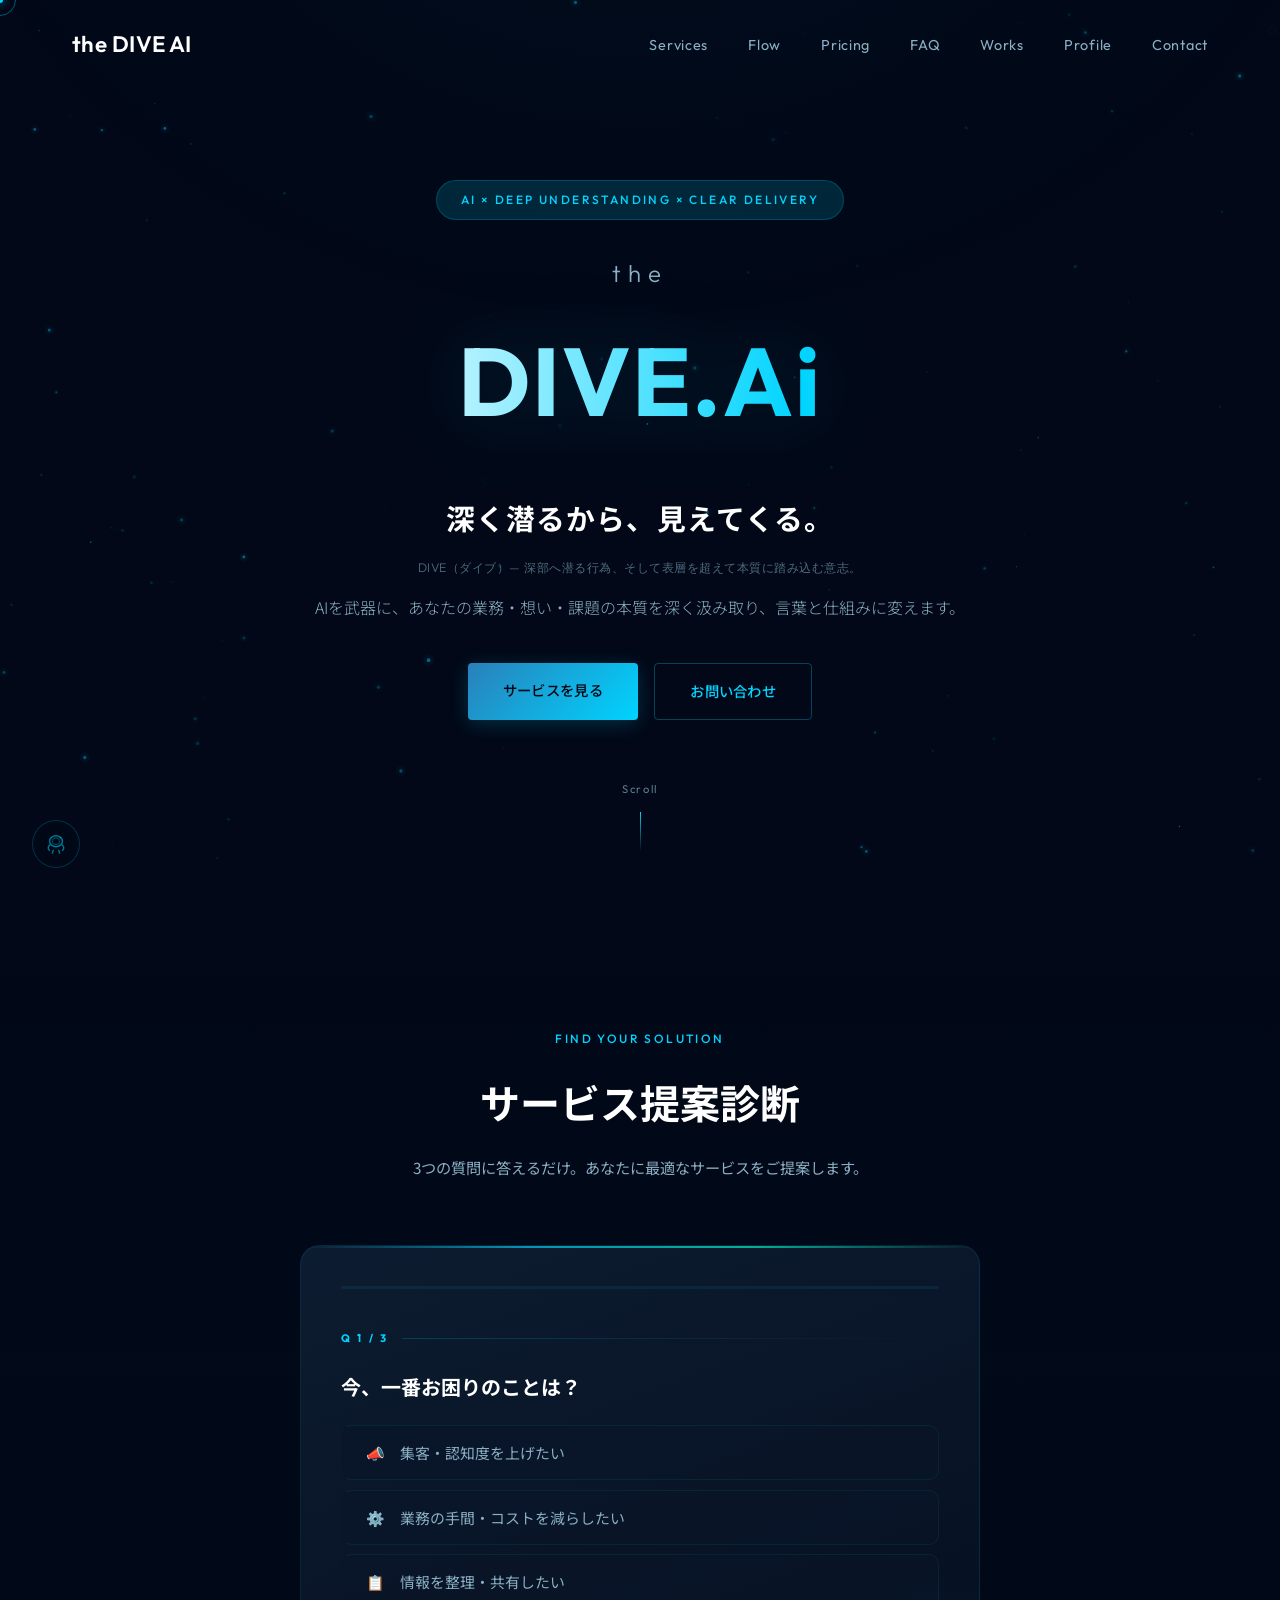
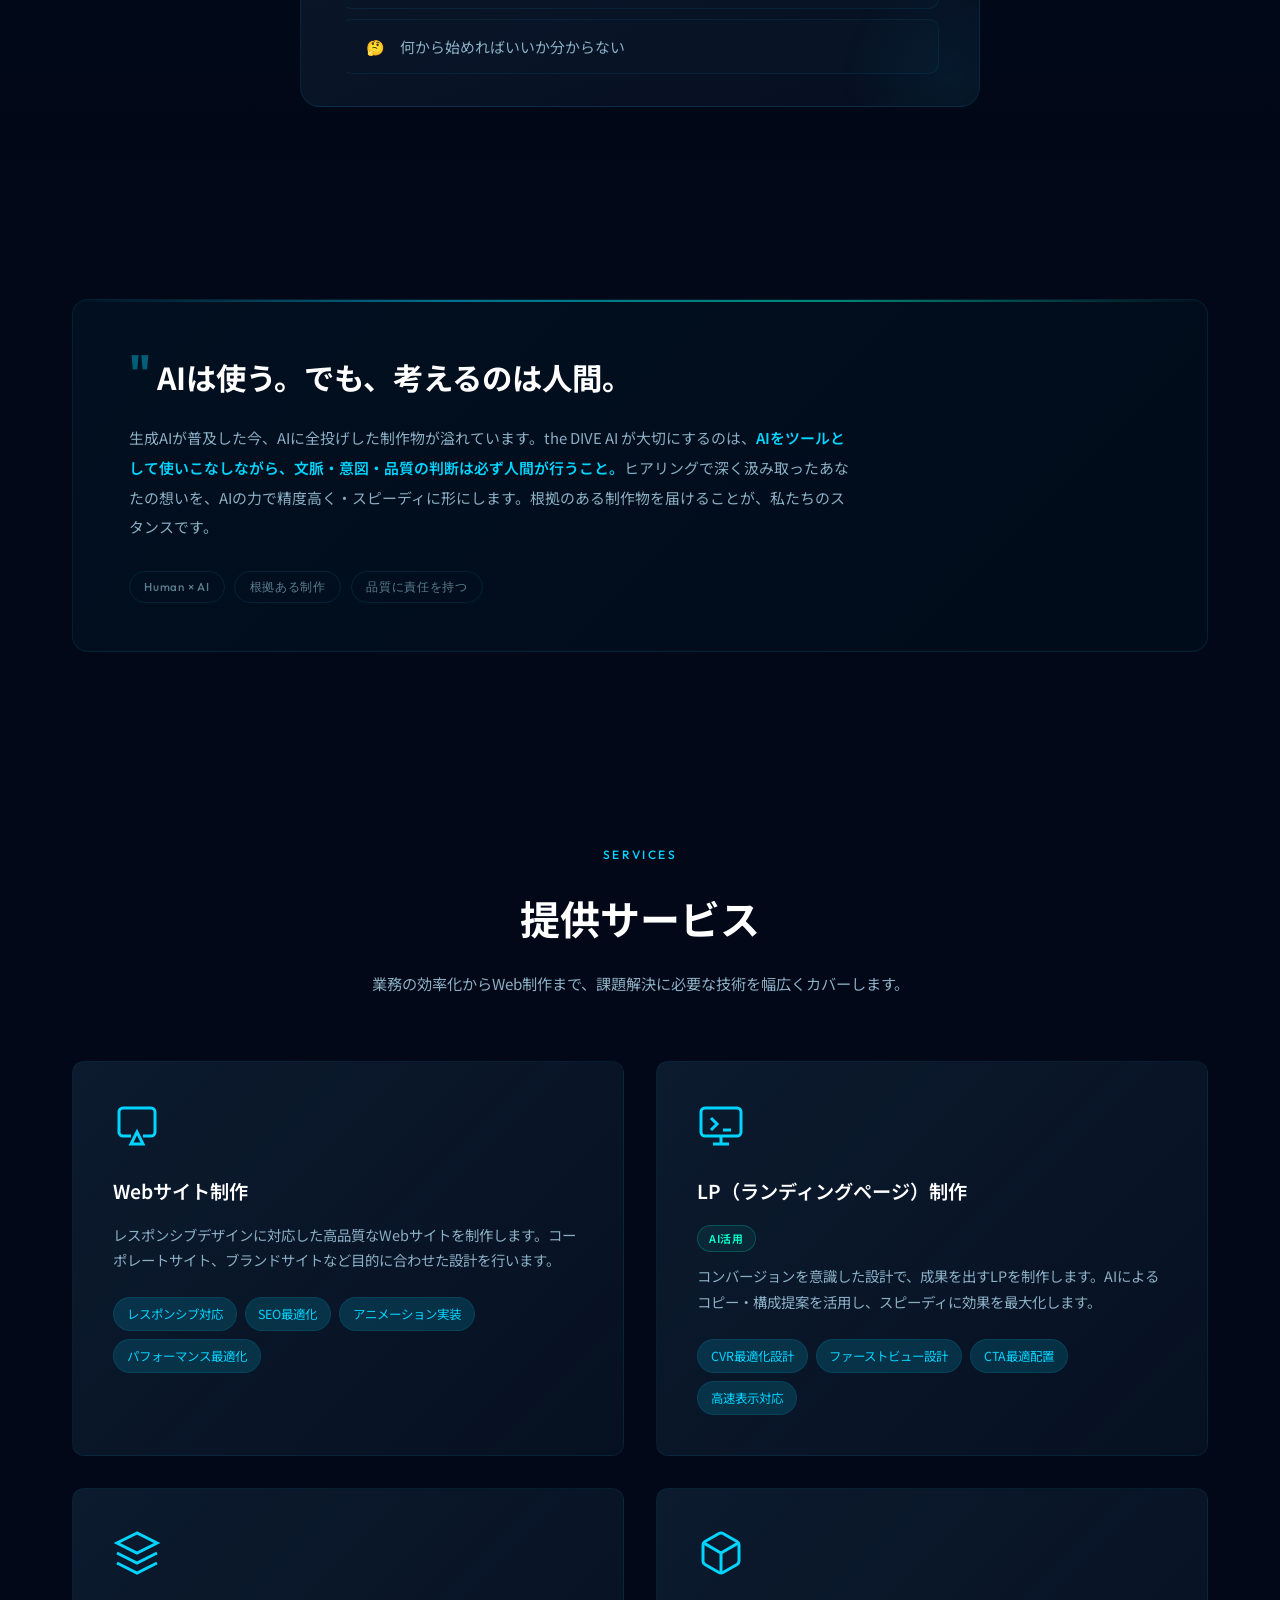
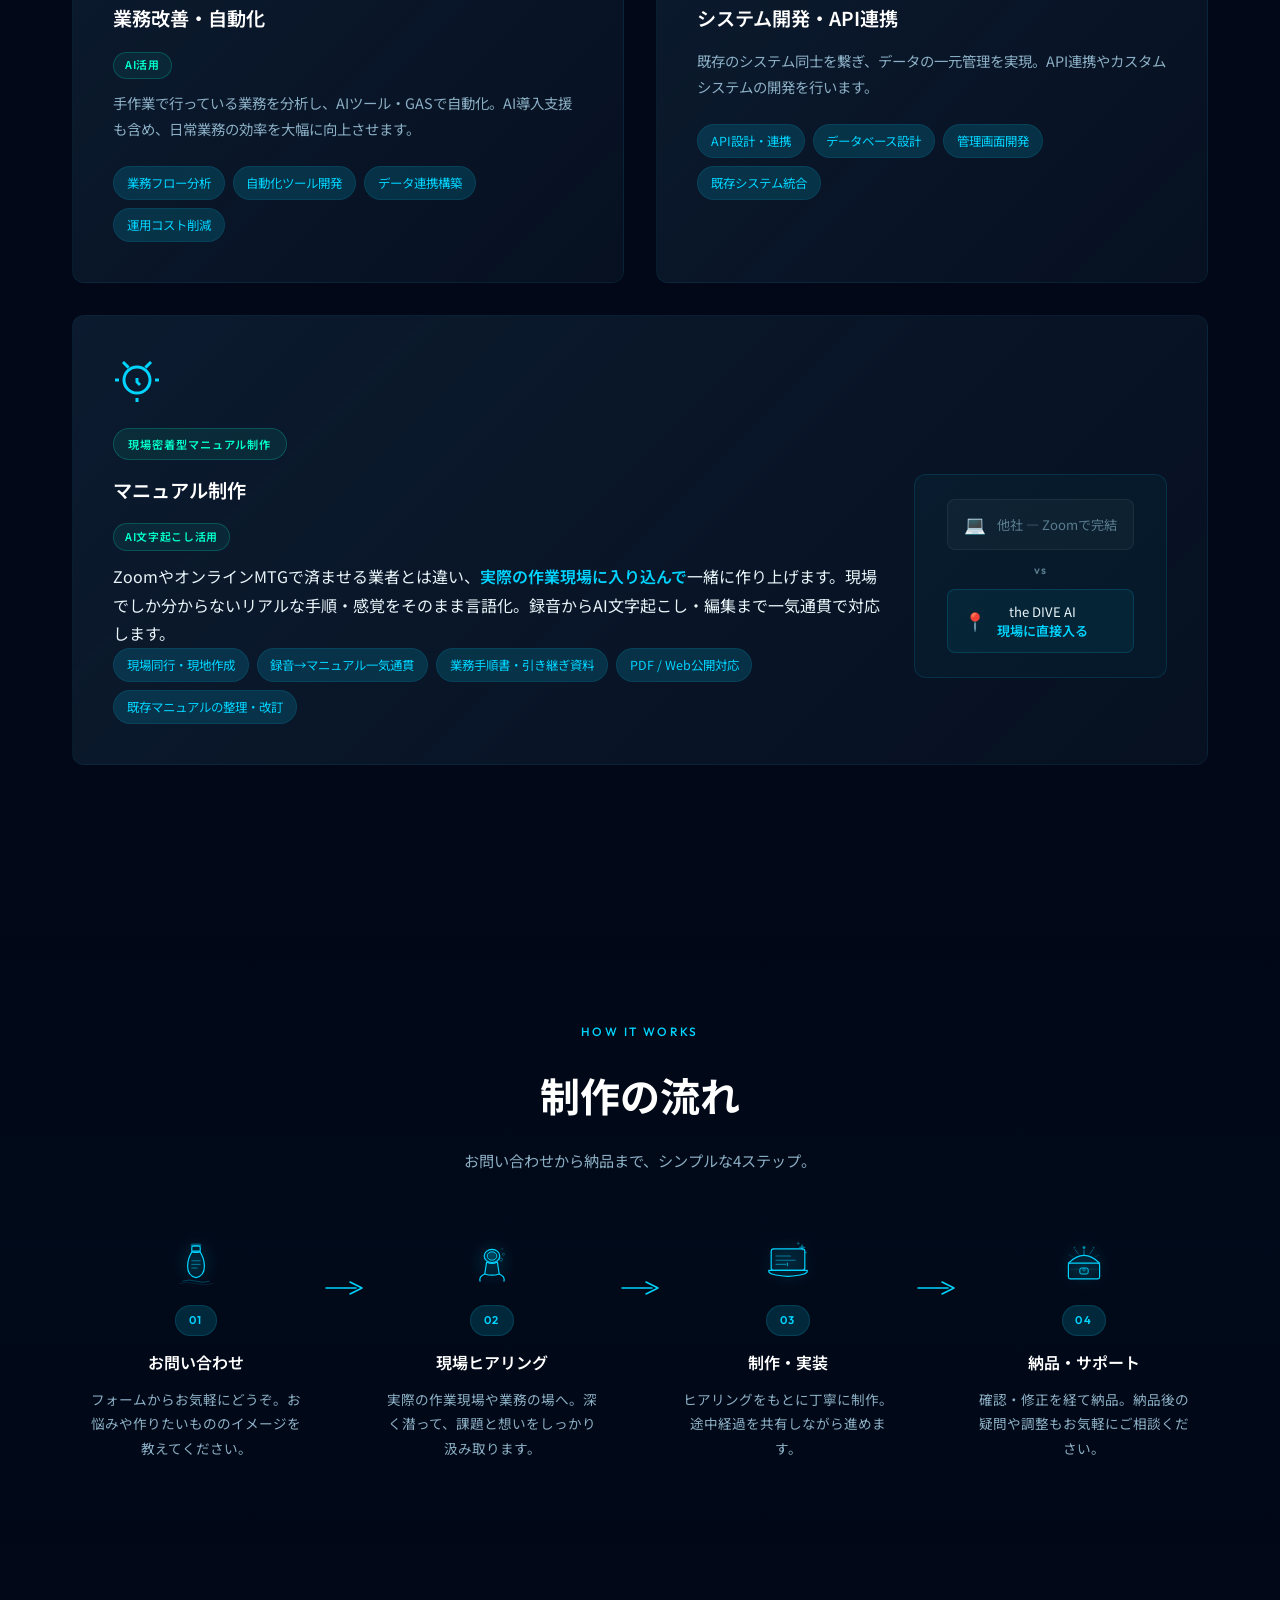
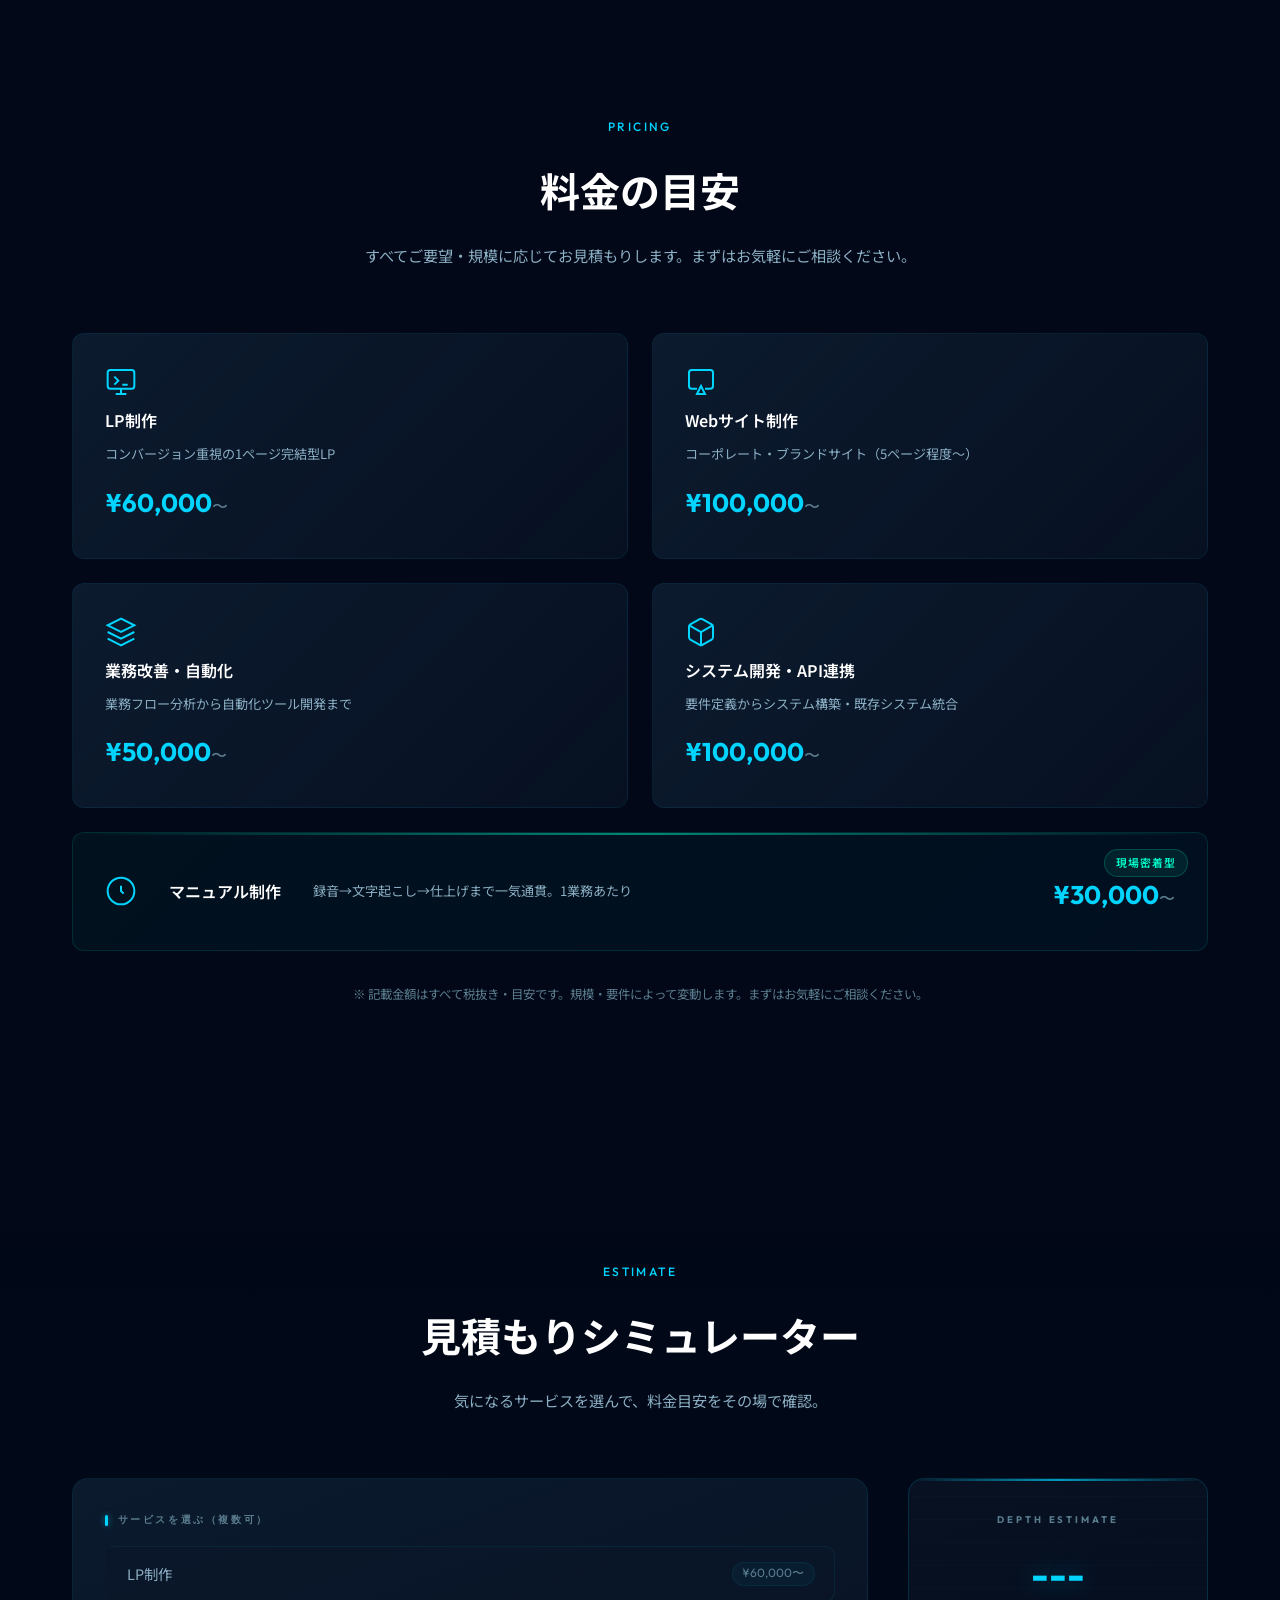
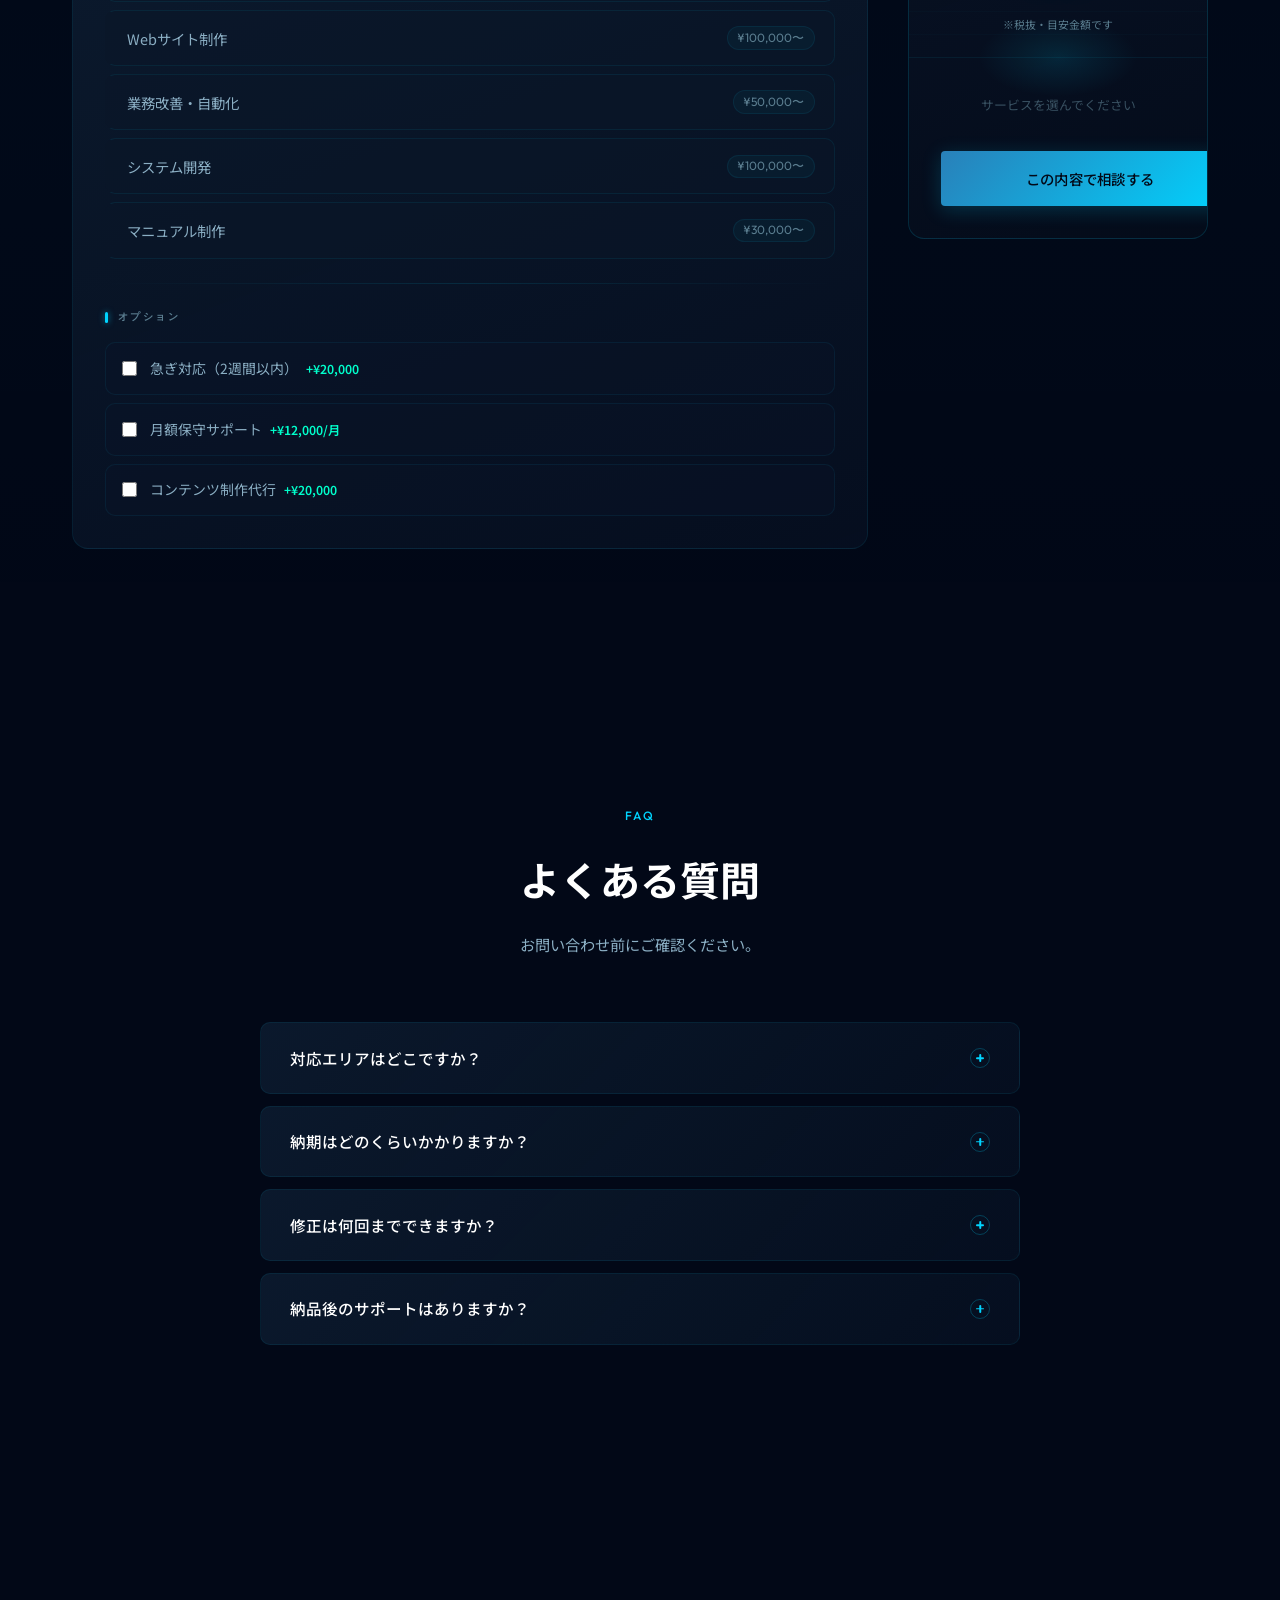
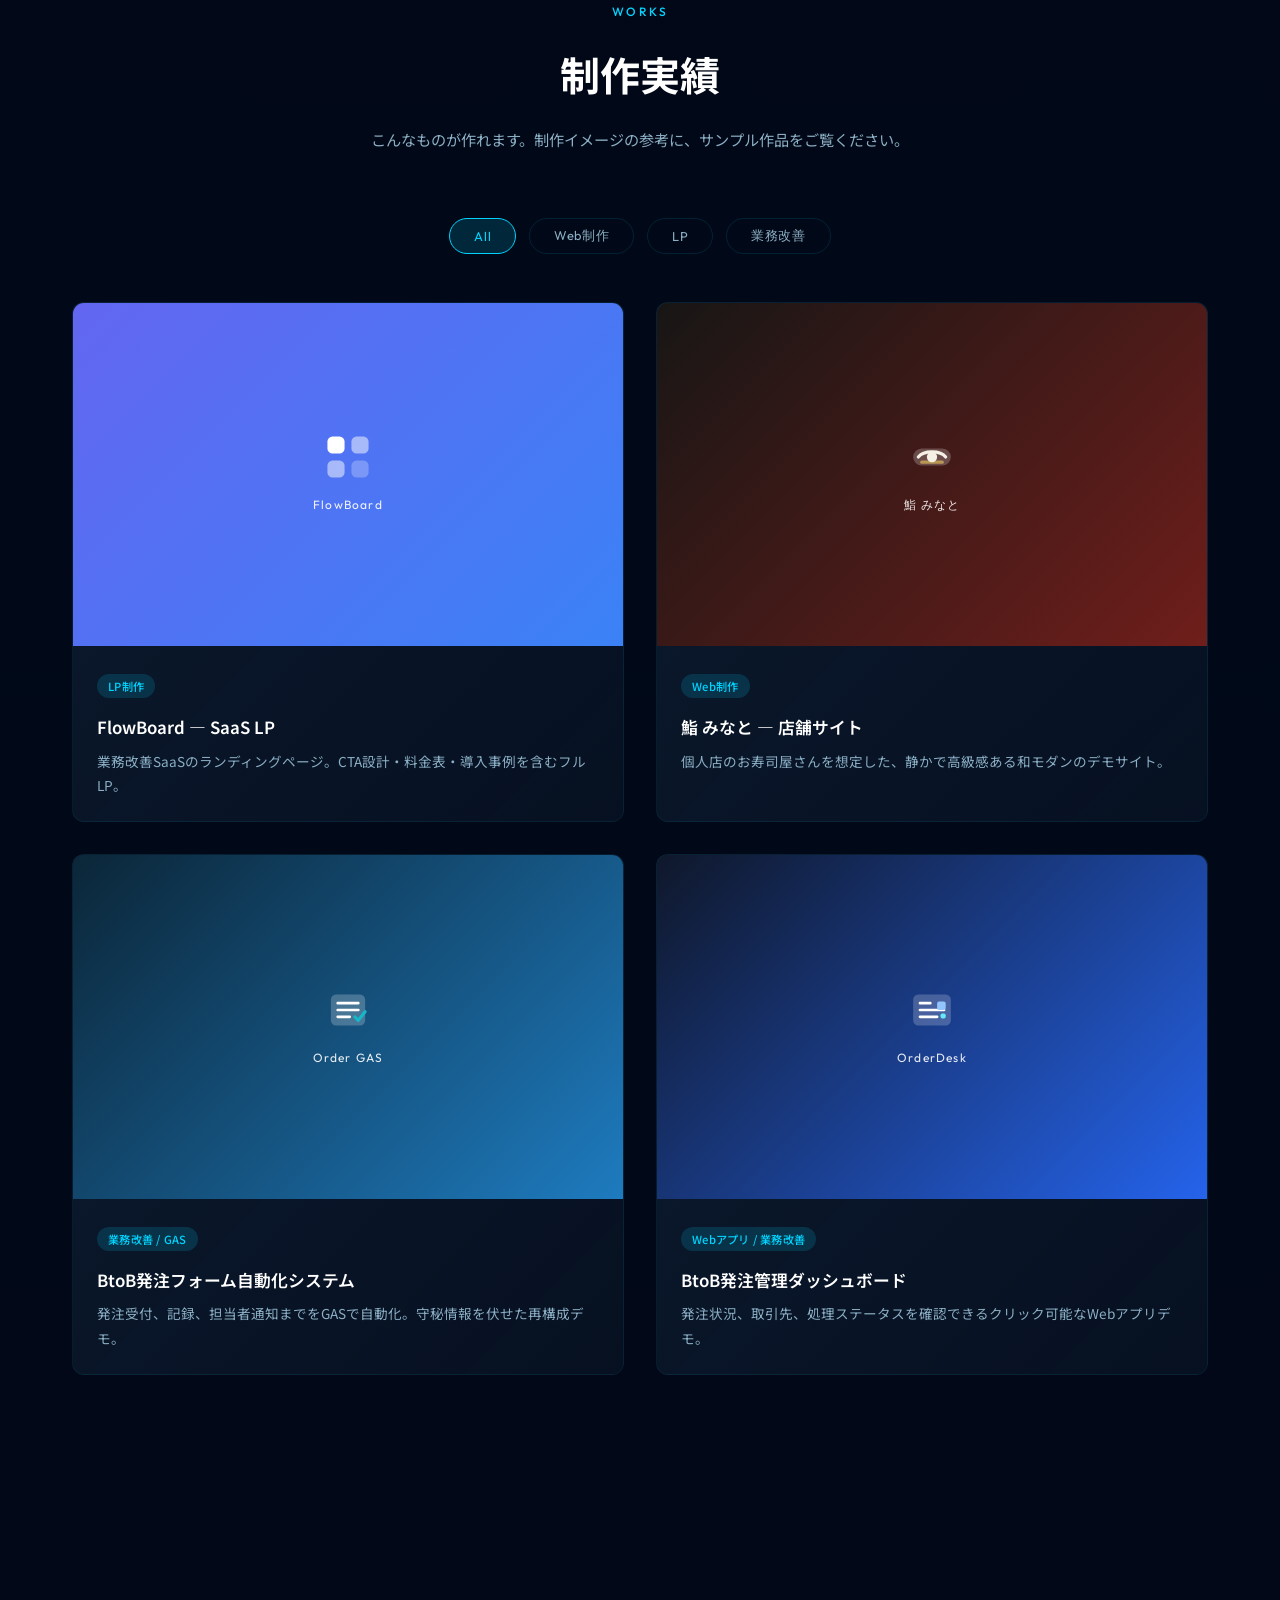
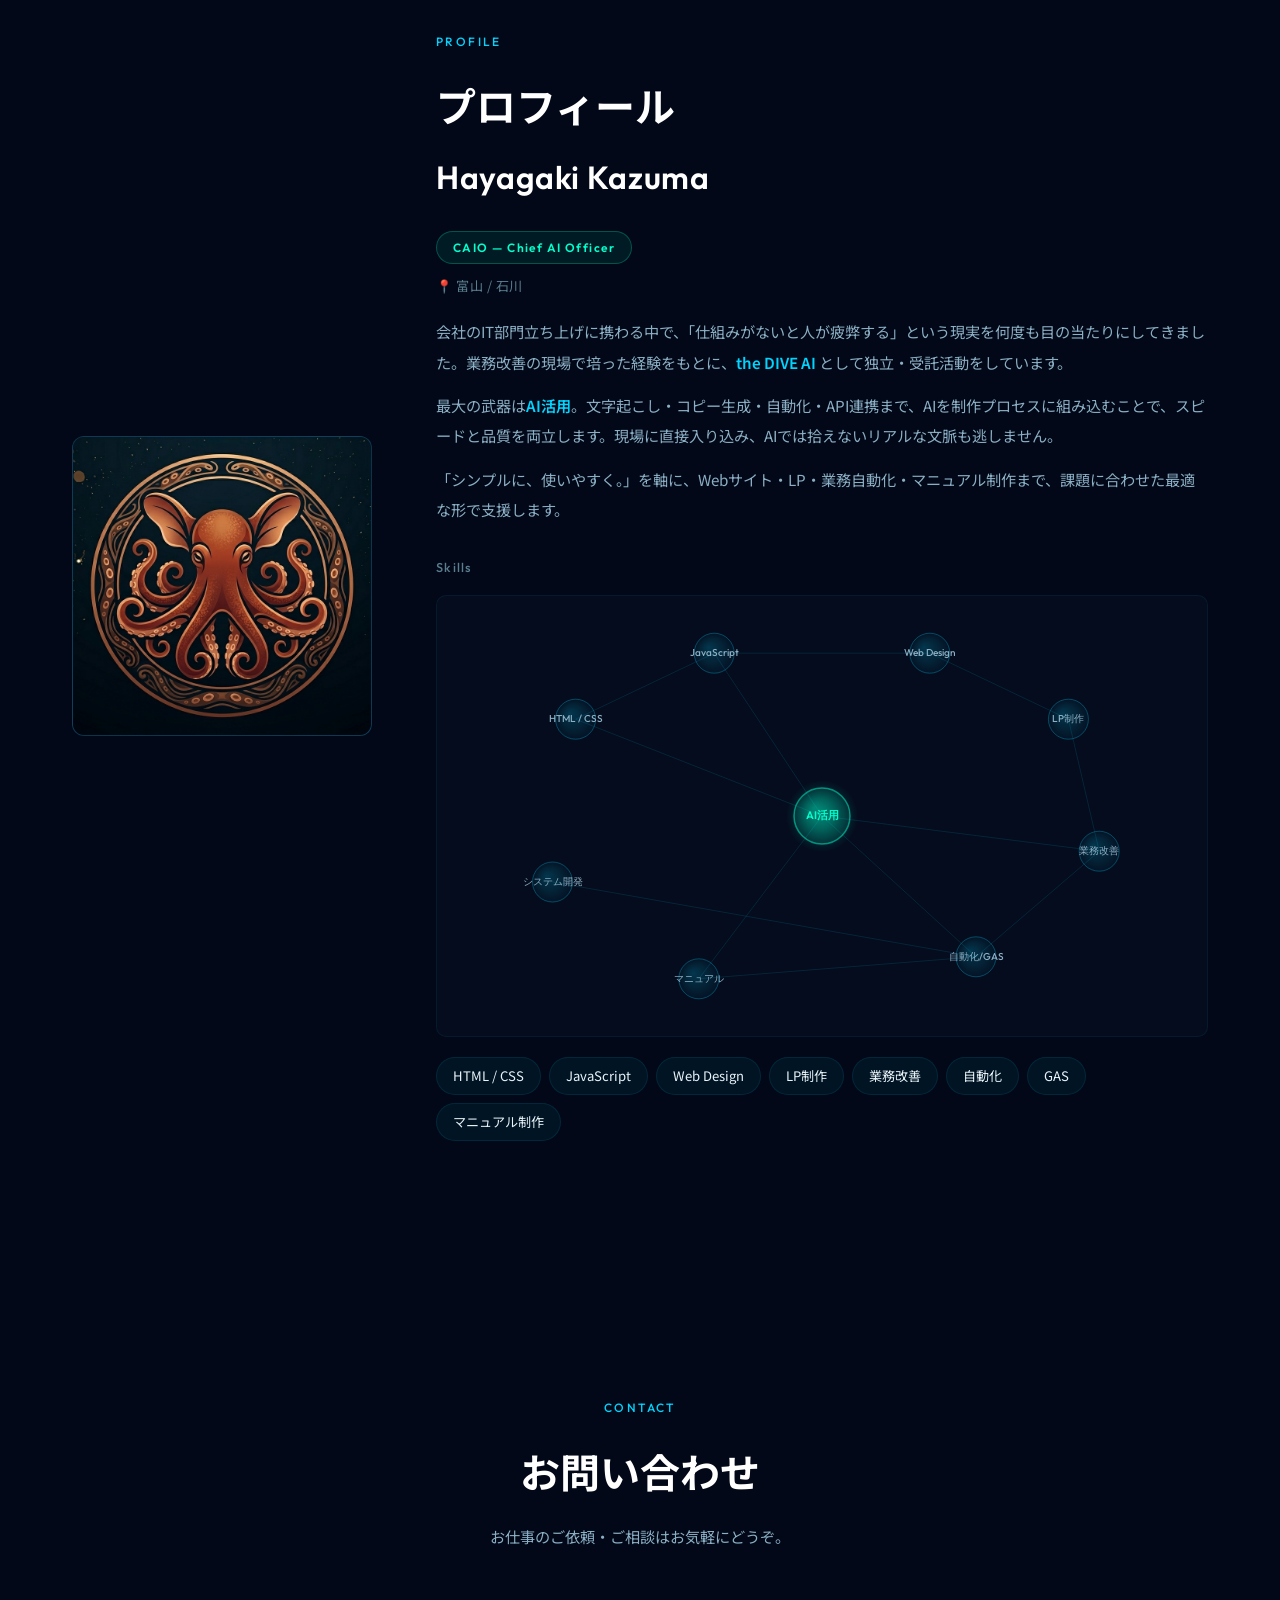
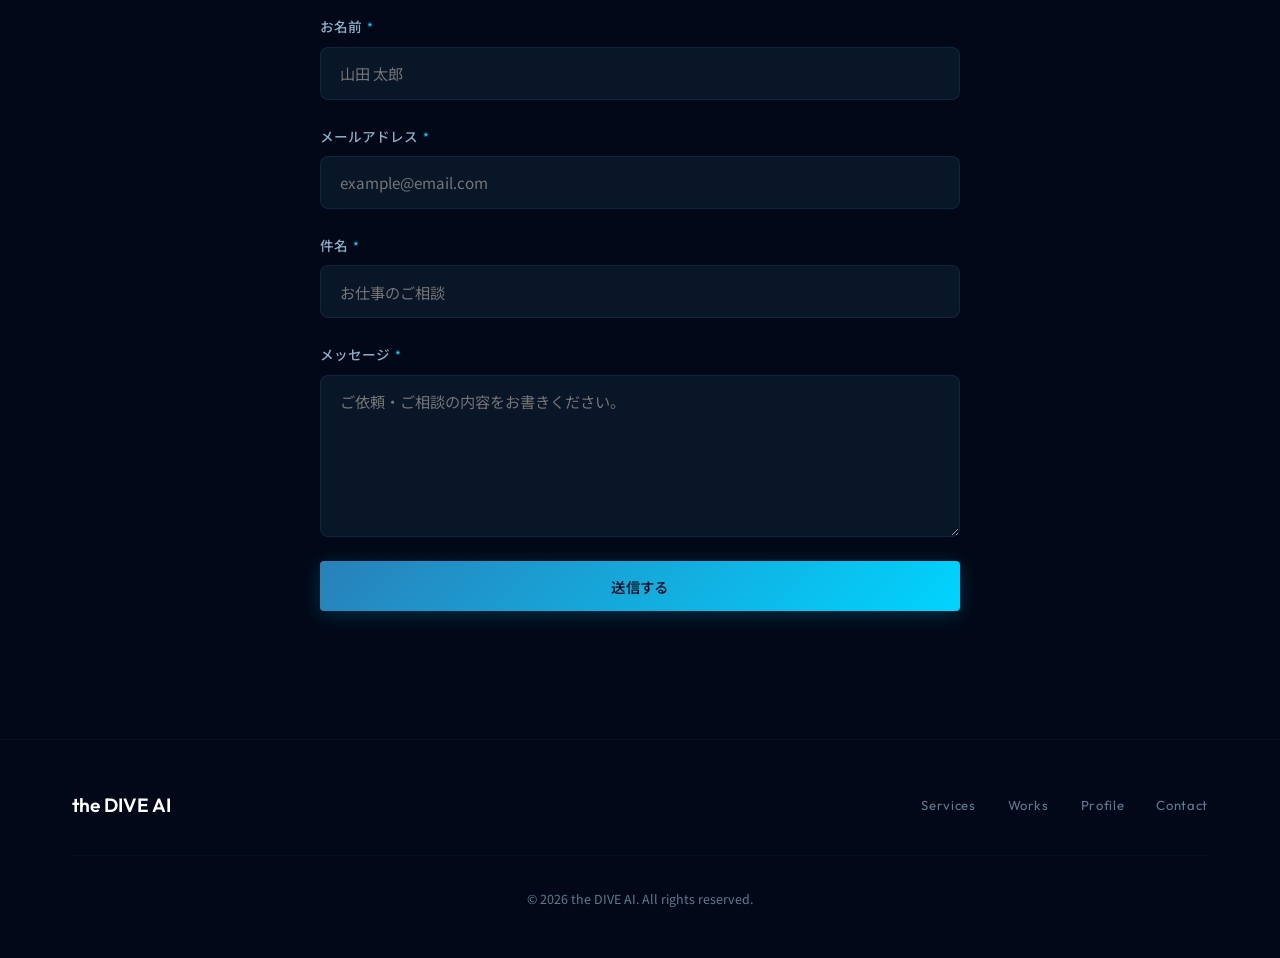
<file: index.html>
<!DOCTYPE html>
<html lang="ja">
<head>
  <meta charset="UTF-8">
  <meta name="viewport" content="width=device-width, initial-scale=1.0">
  <title>the DIVE AI | Portfolio</title>
  <link rel="icon" type="image/svg+xml" href="favicon.svg">

  <!-- OGP -->
  <meta property="og:title" content="the DIVE AI | Portfolio">
  <meta property="og:description" content="深く潜るから、見えてくる。業務改善・Web制作・マニュアル制作で、あなたのビジネスの本質を言葉と仕組みに変えます。">
  <meta property="og:image" content="https://umagakiwanko-a11y.github.io/Mysite/ogp.png">
  <meta property="og:url" content="https://umagakiwanko-a11y.github.io/Mysite/">
  <meta property="og:type" content="website">
  <meta property="og:site_name" content="the DIVE AI">
  <meta property="og:locale" content="ja_JP">
  <!-- Twitter Card -->
  <meta name="twitter:card" content="summary_large_image">
  <meta name="twitter:title" content="the DIVE AI | Portfolio">
  <meta name="twitter:description" content="深く潜るから、見えてくる。業務改善・Web制作・マニュアル制作で、あなたのビジネスの本質を言葉と仕組みに変えます。">
  <meta name="twitter:image" content="https://umagakiwanko-a11y.github.io/Mysite/ogp.png">
  <link rel="stylesheet" href="css/style.css">
  <link rel="preconnect" href="https://fonts.googleapis.com">
  <link rel="preconnect" href="https://fonts.gstatic.com" crossorigin>
  <link href="https://fonts.googleapis.com/css2?family=Noto+Sans+JP:wght@300;400;500;700&family=Outfit:wght@300;400;500;600;700&display=swap" rel="stylesheet">
</head>
<body>
  <canvas id="particle-canvas"></canvas>
  <div class="light-rays"></div>



  <nav class="navbar" id="navbar">
    <div class="nav-container">
      <a href="#hero" class="nav-logo">the DIVE AI</a>
      <button class="nav-toggle" id="navToggle" aria-label="メニュー">
        <span></span><span></span><span></span>
      </button>
      <ul class="nav-menu" id="navMenu">
        <li><a href="#services">Services</a></li>
        <li><a href="#flow">Flow</a></li>
        <li><a href="#pricing">Pricing</a></li>
        <li><a href="#faq">FAQ</a></li>
        <li><a href="#gallery">Works</a></li>
        <li><a href="#profile">Profile</a></li>
        <li><a href="#contact">Contact</a></li>
      </ul>
    </div>
  </nav>

  <section class="hero" id="hero">
    <div class="hero-content">
      <div class="hero-badge">AI &times; Deep Understanding &times; Clear Delivery</div>
      <h1 class="hero-title">
        <span class="title-line">the</span>
        <span class="title-line title-main">DIVE.Ai</span>
      </h1>
      <p class="hero-catch">深く潜るから、見えてくる。</p>
      <p class="hero-subtitle">
        <span class="hero-definition">DIVE（ダイブ）— 深部へ潜る行為、そして表層を超えて本質に踏み込む意志。</span>
        AIを武器に、あなたの業務・想い・課題の本質を深く汲み取り、言葉と仕組みに変えます。
      </p>
      <div class="hero-cta">
        <a href="#services" class="btn btn-primary">サービスを見る</a>
        <a href="#contact" class="btn btn-outline">お問い合わせ</a>
      </div>
    </div>
    <div class="hero-scroll">
      <div class="scroll-indicator">
        <span>Scroll</span>
        <div class="scroll-line"></div>
      </div>
    </div>
  </section>

  <section class="diagnosis" id="diagnosis">
    <div class="container">
      <div class="section-header reveal">
        <span class="section-label">Find Your Solution</span>
        <h2 class="section-title">サービス提案診断</h2>
        <p class="section-desc">3つの質問に答えるだけ。あなたに最適なサービスをご提案します。</p>
      </div>
      <div class="diagnosis-wrapper reveal">
        <div class="diag-progress-track"><div class="diag-progress-bar" id="diagProgress"></div></div>
        <div class="diagnosis-steps">
          <div class="diag-step active" data-step="1">
            <p class="diag-step-label">Q 1 / 3</p>
            <p class="diag-question">今、一番お困りのことは？</p>
            <div class="diag-options">
              <button class="diag-option" data-value="集客">📣　集客・認知度を上げたい</button>
              <button class="diag-option" data-value="効率化">⚙️　業務の手間・コストを減らしたい</button>
              <button class="diag-option" data-value="整理">📋　情報を整理・共有したい</button>
              <button class="diag-option" data-value="わからない">🤔　何から始めればいいか分からない</button>
            </div>
          </div>
          <div class="diag-step" data-step="2">
            <p class="diag-step-label">Q 2 / 3</p>
            <p class="diag-question">ご対象の規模は？</p>
            <div class="diag-options">
              <button class="diag-option" data-value="個人">🙋　個人事業主・フリーランス</button>
              <button class="diag-option" data-value="小規模">🏠　小規模事業者（〜10名）</button>
              <button class="diag-option" data-value="中規模">🏢　中規模企業（10名〜）</button>
            </div>
          </div>
          <div class="diag-step" data-step="3">
            <p class="diag-step-label">Q 3 / 3</p>
            <p class="diag-question">特に重視することは？</p>
            <div class="diag-options">
              <button class="diag-option" data-value="スピード">⚡　スピード重視</button>
              <button class="diag-option" data-value="コスト">💰　コスト重視</button>
              <button class="diag-option" data-value="クオリティ">✨　クオリティ重視</button>
            </div>
          </div>
          <div class="diag-step" data-step="result">
            <div id="diagResult"></div>
            <button class="diag-retry" id="diagRetry">もう一度診断する</button>
          </div>
        </div>
      </div>
    </div>
  </section>

  <section class="philosophy">
    <div class="container">
      <div class="philosophy-card reveal">
        <div class="philosophy-quote">
          <span class="philosophy-mark">"</span>
          AIは使う。でも、考えるのは人間。
        </div>
        <p class="philosophy-body">
          生成AIが普及した今、AIに全投げした制作物が溢れています。the DIVE AI が大切にするのは、<strong>AIをツールとして使いこなしながら、文脈・意図・品質の判断は必ず人間が行うこと。</strong>ヒアリングで深く汲み取ったあなたの想いを、AIの力で精度高く・スピーディに形にします。根拠のある制作物を届けることが、私たちのスタンスです。
        </p>
        <div class="philosophy-tags">
          <span>Human × AI</span>
          <span>根拠ある制作</span>
          <span>品質に責任を持つ</span>
        </div>
      </div>
    </div>
  </section>

  <section class="services" id="services">
    <div class="container">
      <div class="section-header reveal">
        <span class="section-label">Services</span>
        <h2 class="section-title">提供サービス</h2>
        <p class="section-desc">業務の効率化からWeb制作まで、課題解決に必要な技術を幅広くカバーします。</p>
      </div>

      <div class="services-grid">
        <div class="service-card reveal" data-delay="0">
          <div class="service-icon">
            <svg viewBox="0 0 24 24" fill="none" stroke="currentColor" stroke-width="1.5">
              <path d="M9 17H5a2 2 0 0 1-2-2V5a2 2 0 0 1 2-2h14a2 2 0 0 1 2 2v10a2 2 0 0 1-2 2h-4"/>
              <path d="M12 15l-3 6h6l-3-6z"/>
            </svg>
          </div>
          <h3>Webサイト制作</h3>
          <p>レスポンシブデザインに対応した高品質なWebサイトを制作します。コーポレートサイト、ブランドサイトなど目的に合わせた設計を行います。</p>
          <ul class="service-features">
            <li>レスポンシブ対応</li>
            <li>SEO最適化</li>
            <li>アニメーション実装</li>
            <li>パフォーマンス最適化</li>
          </ul>
        </div>

        <div class="service-card reveal" data-delay="1">
          <div class="service-icon">
            <svg viewBox="0 0 24 24" fill="none" stroke="currentColor" stroke-width="1.5">
              <rect x="2" y="3" width="20" height="14" rx="2"/>
              <path d="M8 21h8"/><path d="M12 17v4"/>
              <path d="M7 8l3 3-3 3"/><path d="M13 14h4"/>
            </svg>
          </div>
          <h3>LP（ランディングページ）制作</h3>
          <span class="ai-badge">AI活用</span>
          <p>コンバージョンを意識した設計で、成果を出すLPを制作します。AIによるコピー・構成提案を活用し、スピーディに効果を最大化します。</p>
          <ul class="service-features">
            <li>CVR最適化設計</li>
            <li>ファーストビュー設計</li>
            <li>CTA最適配置</li>
            <li>高速表示対応</li>
          </ul>
        </div>

        <div class="service-card reveal" data-delay="2">
          <div class="service-icon">
            <svg viewBox="0 0 24 24" fill="none" stroke="currentColor" stroke-width="1.5">
              <path d="M12 2L2 7l10 5 10-5-10-5z"/>
              <path d="M2 17l10 5 10-5"/><path d="M2 12l10 5 10-5"/>
            </svg>
          </div>
          <h3>業務改善・自動化</h3>
          <span class="ai-badge">AI活用</span>
          <p>手作業で行っている業務を分析し、AIツール・GASで自動化。AI導入支援も含め、日常業務の効率を大幅に向上させます。</p>
          <ul class="service-features">
            <li>業務フロー分析</li>
            <li>自動化ツール開発</li>
            <li>データ連携構築</li>
            <li>運用コスト削減</li>
          </ul>
        </div>

        <div class="service-card reveal" data-delay="3">
          <div class="service-icon">
            <svg viewBox="0 0 24 24" fill="none" stroke="currentColor" stroke-width="1.5">
              <path d="M21 16V8a2 2 0 0 0-1-1.73l-7-4a2 2 0 0 0-2 0l-7 4A2 2 0 0 0 3 8v8a2 2 0 0 0 1 1.73l7 4a2 2 0 0 0 2 0l7-4A2 2 0 0 0 21 16z"/>
              <polyline points="3.27 6.96 12 12.01 20.73 6.96"/>
              <line x1="12" y1="22.08" x2="12" y2="12"/>
            </svg>
          </div>
          <h3>システム開発・API連携</h3>
          <p>既存のシステム同士を繋ぎ、データの一元管理を実現。API連携やカスタムシステムの開発を行います。</p>
          <ul class="service-features">
            <li>API設計・連携</li>
            <li>データベース設計</li>
            <li>管理画面開発</li>
            <li>既存システム統合</li>
          </ul>
        </div>

        <div class="service-card service-card--wide reveal" data-delay="4">
          <div class="service-icon">
            <svg viewBox="0 0 24 24" fill="none" stroke="currentColor" stroke-width="1.5">
              <path d="M12 18.5a6.5 6.5 0 1 0 0-13 6.5 6.5 0 0 0 0 13z"/>
              <path d="M12 11v2l1.5 1.5"/>
              <path d="M16.2 5.8L19 3"/>
              <path d="M7.8 5.8L5 3"/>
              <path d="M3 12H1"/>
              <path d="M23 12h-2"/>
              <path d="M12 21v2"/>
            </svg>
          </div>
          <div class="service-card--wide-body">
            <div>
              <div class="onsite-label">現場密着型マニュアル制作</div>
              <h3>マニュアル制作</h3>
              <span class="ai-badge">AI文字起こし活用</span>
              <p>ZoomやオンラインMTGで済ませる業者とは違い、<strong>実際の作業現場に入り込んで</strong>一緒に作り上げます。現場でしか分からないリアルな手順・感覚をそのまま言語化。録音からAI文字起こし・編集まで一気通貫で対応します。</p>
              <ul class="service-features">
                <li>現場同行・現地作成</li>
                <li>録音→マニュアル一気通貫</li>
                <li>業務手順書・引き継ぎ資料</li>
                <li>PDF / Web公開対応</li>
                <li>既存マニュアルの整理・改訂</li>
              </ul>
            </div>
            <div class="service-card--wide-badge">
              <div class="wide-badge-compare">
                <div class="compare-row compare-row--others">
                  <span class="compare-icon">💻</span>
                  <span>他社 — Zoomで完結</span>
                </div>
                <div class="compare-divider">vs</div>
                <div class="compare-row compare-row--us">
                  <span class="compare-icon">📍</span>
                  <span>the DIVE AI<br><strong>現場に直接入る</strong></span>
                </div>
              </div>
            </div>
          </div>
        </div>
      </div>
    </div>
  </section>

  <section class="flow" id="flow">
    <div class="container">
      <div class="section-header reveal">
        <span class="section-label">How it works</span>
        <h2 class="section-title">制作の流れ</h2>
        <p class="section-desc">お問い合わせから納品まで、シンプルな4ステップ。</p>
      </div>
      <div class="flow-steps">

        <div class="flow-step reveal" data-delay="0">
          <div class="flow-illust">
            <svg viewBox="0 0 80 80" fill="none" xmlns="http://www.w3.org/2000/svg">
              <!-- ボトル本体 -->
              <path d="M34 22 Q26 34 26 47 Q26 63 40 66 Q54 63 54 47 Q54 34 46 22 Z" stroke="currentColor" stroke-width="2" stroke-linejoin="round" fill="rgba(0,212,255,0.05)"/>
              <!-- ボトルの首 -->
              <rect x="33" y="13" width="14" height="11" rx="3" stroke="currentColor" stroke-width="2" fill="rgba(0,212,255,0.05)"/>
              <!-- コルク栓 -->
              <rect x="31" y="9" width="18" height="6" rx="3" fill="currentColor" opacity="0.35"/>
              <!-- 手紙の線 -->
              <line x1="33" y1="38" x2="47" y2="38" stroke="currentColor" stroke-width="1.5" stroke-linecap="round" opacity="0.55"/>
              <line x1="33" y1="44" x2="47" y2="44" stroke="currentColor" stroke-width="1.5" stroke-linecap="round" opacity="0.55"/>
              <line x1="33" y1="50" x2="42" y2="50" stroke="currentColor" stroke-width="1.5" stroke-linecap="round" opacity="0.55"/>
              <!-- さざ波 -->
              <path d="M18 72 Q29 68 40 72 Q51 76 62 72" stroke="currentColor" stroke-width="1.5" stroke-linecap="round" opacity="0.3"/>
              <path d="M12 76 Q26 72 40 76 Q54 80 68 76" stroke="currentColor" stroke-width="1.2" stroke-linecap="round" opacity="0.15"/>
            </svg>
          </div>
          <div class="flow-num">01</div>
          <h3 class="flow-title">お問い合わせ</h3>
          <p class="flow-desc">フォームからお気軽にどうぞ。お悩みや作りたいもののイメージを教えてください。</p>
        </div>

        <div class="flow-arrow reveal" data-delay="1" aria-hidden="true">
          <svg viewBox="0 0 40 20" fill="none"><path d="M2 10 H32 M26 4 L38 10 L26 16" stroke="currentColor" stroke-width="1.5" stroke-linecap="round" stroke-linejoin="round"/></svg>
        </div>

        <div class="flow-step reveal" data-delay="1">
          <div class="flow-illust">
            <svg viewBox="0 0 80 80" fill="none" xmlns="http://www.w3.org/2000/svg">
              <!-- マスク -->
              <ellipse cx="40" cy="30" rx="13" ry="11" stroke="currentColor" stroke-width="2" fill="rgba(0,212,255,0.08)"/>
              <ellipse cx="40" cy="30" rx="8" ry="7" stroke="currentColor" stroke-width="1.5" fill="rgba(0,212,255,0.12)"/>
              <!-- 頭 -->
              <circle cx="40" cy="25" r="6" stroke="currentColor" stroke-width="0" fill="rgba(0,212,255,0.06)"/>
              <!-- ボディ -->
              <path d="M31 40 Q40 45 49 40 L52 60 Q40 64 28 60 Z" stroke="currentColor" stroke-width="2" fill="rgba(0,212,255,0.05)" stroke-linejoin="round"/>
              <!-- 左フィン -->
              <path d="M28 60 Q18 64 20 72" stroke="currentColor" stroke-width="2" stroke-linecap="round"/>
              <!-- 右フィン -->
              <path d="M52 60 Q62 64 60 72" stroke="currentColor" stroke-width="2" stroke-linecap="round"/>
              <!-- 泡 -->
              <circle cx="55" cy="36" r="2.5" stroke="currentColor" stroke-width="1.2" opacity="0.5"/>
              <circle cx="59" cy="27" r="1.8" stroke="currentColor" stroke-width="1.2" opacity="0.38"/>
              <circle cx="57" cy="18" r="1.2" stroke="currentColor" stroke-width="1" opacity="0.25"/>
            </svg>
          </div>
          <div class="flow-num">02</div>
          <h3 class="flow-title">現場ヒアリング</h3>
          <p class="flow-desc">実際の作業現場や業務の場へ。深く潜って、課題と想いをしっかり汲み取ります。</p>
        </div>

        <div class="flow-arrow reveal" data-delay="2" aria-hidden="true">
          <svg viewBox="0 0 40 20" fill="none"><path d="M2 10 H32 M26 4 L38 10 L26 16" stroke="currentColor" stroke-width="1.5" stroke-linecap="round" stroke-linejoin="round"/></svg>
        </div>

        <div class="flow-step reveal" data-delay="2">
          <div class="flow-illust">
            <svg viewBox="0 0 80 80" fill="none" xmlns="http://www.w3.org/2000/svg">
              <!-- スクリーン -->
              <rect x="12" y="18" width="56" height="36" rx="4" stroke="currentColor" stroke-width="2" fill="rgba(0,212,255,0.05)"/>
              <!-- コード行 -->
              <line x1="20" y1="30" x2="44" y2="30" stroke="currentColor" stroke-width="1.8" stroke-linecap="round" opacity="0.5"/>
              <line x1="20" y1="37" x2="52" y2="37" stroke="currentColor" stroke-width="1.8" stroke-linecap="round" opacity="0.5"/>
              <line x1="20" y1="44" x2="36" y2="44" stroke="currentColor" stroke-width="1.8" stroke-linecap="round" opacity="0.5"/>
              <!-- カーソル -->
              <rect x="38" y="41" width="2" height="6" rx="1" fill="currentColor" opacity="0.7"/>
              <!-- キーボード台 -->
              <path d="M8 54 L12 54 L68 54 L72 54 Q74 62 40 64 Q6 62 8 54Z" stroke="currentColor" stroke-width="2" fill="rgba(0,212,255,0.03)" stroke-linejoin="round"/>
              <!-- きらめき大 -->
              <path d="M62 14 L63.5 9 L65 14 L70 15.5 L65 17 L63.5 22 L62 17 L57 15.5 Z" fill="currentColor" opacity="0.55"/>
              <!-- きらめき小 -->
              <path d="M56 8 L57 5.5 L58 8 L60.5 9 L58 10 L57 12.5 L56 10 L53.5 9 Z" fill="currentColor" opacity="0.35"/>
              <!-- きらめき点 -->
              <circle cx="70" cy="24" r="1.5" fill="currentColor" opacity="0.4"/>
            </svg>
          </div>
          <div class="flow-num">03</div>
          <h3 class="flow-title">制作・実装</h3>
          <p class="flow-desc">ヒアリングをもとに丁寧に制作。途中経過を共有しながら進めます。</p>
        </div>

        <div class="flow-arrow reveal" data-delay="3" aria-hidden="true">
          <svg viewBox="0 0 40 20" fill="none"><path d="M2 10 H32 M26 4 L38 10 L26 16" stroke="currentColor" stroke-width="1.5" stroke-linecap="round" stroke-linejoin="round"/></svg>
        </div>

        <div class="flow-step reveal" data-delay="3">
          <div class="flow-illust">
            <svg viewBox="0 0 80 80" fill="none" xmlns="http://www.w3.org/2000/svg">
              <!-- 宝箱ふた（開いた状態） -->
              <path d="M14 42 Q40 16 66 42" stroke="currentColor" stroke-width="2" stroke-linecap="round" fill="rgba(0,212,255,0.04)"/>
              <!-- 宝箱本体 -->
              <rect x="14" y="42" width="52" height="26" rx="3" stroke="currentColor" stroke-width="2" fill="rgba(0,212,255,0.05)"/>
              <!-- 箱の中線 -->
              <line x1="14" y1="52" x2="66" y2="52" stroke="currentColor" stroke-width="1" opacity="0.2"/>
              <!-- 鍵前 -->
              <rect x="33" y="50" width="14" height="10" rx="3" stroke="currentColor" stroke-width="1.5" fill="rgba(0,212,255,0.08)"/>
              <circle cx="40" cy="53" r="2" stroke="currentColor" stroke-width="1.2" opacity="0.6"/>
              <!-- 光の放射 -->
              <line x1="40" y1="28" x2="40" y2="20" stroke="currentColor" stroke-width="1.8" stroke-linecap="round" opacity="0.5"/>
              <line x1="50" y1="26" x2="55" y2="19" stroke="currentColor" stroke-width="1.5" stroke-linecap="round" opacity="0.38"/>
              <line x1="30" y1="26" x2="25" y2="19" stroke="currentColor" stroke-width="1.5" stroke-linecap="round" opacity="0.38"/>
              <line x1="58" y1="32" x2="65" y2="28" stroke="currentColor" stroke-width="1.2" stroke-linecap="round" opacity="0.25"/>
              <line x1="22" y1="32" x2="15" y2="28" stroke="currentColor" stroke-width="1.2" stroke-linecap="round" opacity="0.25"/>
              <!-- 輝き -->
              <circle cx="40" cy="16" r="2.5" fill="currentColor" opacity="0.6"/>
              <circle cx="56" cy="16" r="1.5" fill="currentColor" opacity="0.35"/>
              <circle cx="24" cy="16" r="1.5" fill="currentColor" opacity="0.35"/>
            </svg>
          </div>
          <div class="flow-num">04</div>
          <h3 class="flow-title">納品・サポート</h3>
          <p class="flow-desc">確認・修正を経て納品。納品後の疑問や調整もお気軽にご相談ください。</p>
        </div>

      </div>
    </div>
  </section>

  <section class="pricing" id="pricing">
    <div class="container">
      <div class="section-header reveal">
        <span class="section-label">Pricing</span>
        <h2 class="section-title">料金の目安</h2>
        <p class="section-desc">すべてご要望・規模に応じてお見積もりします。まずはお気軽にご相談ください。</p>
      </div>
      <div class="pricing-grid">
        <div class="pricing-card reveal" data-delay="0">
          <div class="pricing-icon">
            <svg viewBox="0 0 24 24" fill="none" stroke="currentColor" stroke-width="1.5">
              <rect x="2" y="3" width="20" height="14" rx="2"/>
              <path d="M8 21h8"/><path d="M12 17v4"/>
              <path d="M7 8l3 3-3 3"/><path d="M13 14h4"/>
            </svg>
          </div>
          <h3>LP制作</h3>
          <p class="pricing-desc">コンバージョン重視の1ページ完結型LP</p>
          <div class="pricing-price">¥60,000<span>〜</span></div>
        </div>

        <div class="pricing-card reveal" data-delay="1">
          <div class="pricing-icon">
            <svg viewBox="0 0 24 24" fill="none" stroke="currentColor" stroke-width="1.5">
              <path d="M9 17H5a2 2 0 0 1-2-2V5a2 2 0 0 1 2-2h14a2 2 0 0 1 2 2v10a2 2 0 0 1-2 2h-4"/>
              <path d="M12 15l-3 6h6l-3-6z"/>
            </svg>
          </div>
          <h3>Webサイト制作</h3>
          <p class="pricing-desc">コーポレート・ブランドサイト（5ページ程度〜）</p>
          <div class="pricing-price">¥100,000<span>〜</span></div>
        </div>

        <div class="pricing-card reveal" data-delay="2">
          <div class="pricing-icon">
            <svg viewBox="0 0 24 24" fill="none" stroke="currentColor" stroke-width="1.5">
              <path d="M12 2L2 7l10 5 10-5-10-5z"/>
              <path d="M2 17l10 5 10-5"/><path d="M2 12l10 5 10-5"/>
            </svg>
          </div>
          <h3>業務改善・自動化</h3>
          <p class="pricing-desc">業務フロー分析から自動化ツール開発まで</p>
          <div class="pricing-price">¥50,000<span>〜</span></div>
        </div>

        <div class="pricing-card reveal" data-delay="3">
          <div class="pricing-icon">
            <svg viewBox="0 0 24 24" fill="none" stroke="currentColor" stroke-width="1.5">
              <path d="M21 16V8a2 2 0 0 0-1-1.73l-7-4a2 2 0 0 0-2 0l-7 4A2 2 0 0 0 3 8v8a2 2 0 0 0 1 1.73l7 4a2 2 0 0 0 2 0l7-4A2 2 0 0 0 21 16z"/>
              <polyline points="3.27 6.96 12 12.01 20.73 6.96"/>
              <line x1="12" y1="22.08" x2="12" y2="12"/>
            </svg>
          </div>
          <h3>システム開発・API連携</h3>
          <p class="pricing-desc">要件定義からシステム構築・既存システム統合</p>
          <div class="pricing-price">¥100,000<span>〜</span></div>
        </div>

        <div class="pricing-card pricing-card--featured reveal" data-delay="4">
          <div class="pricing-featured-label">現場密着型</div>
          <div class="pricing-icon">
            <svg viewBox="0 0 24 24" fill="none" stroke="currentColor" stroke-width="1.5">
              <circle cx="12" cy="12" r="10"/>
              <path d="M12 8v4l2 2"/>
            </svg>
          </div>
          <h3>マニュアル制作</h3>
          <p class="pricing-desc">録音→文字起こし→仕上げまで一気通貫。1業務あたり</p>
          <div class="pricing-price">¥30,000<span>〜</span></div>
        </div>
      </div>
      <p class="pricing-note reveal">※ 記載金額はすべて税抜き・目安です。規模・要件によって変動します。まずはお気軽にご相談ください。</p>
    </div>
  </section>

  <section class="simulator" id="simulator">
    <div class="container">
      <div class="section-header reveal">
        <span class="section-label">Estimate</span>
        <h2 class="section-title">見積もりシミュレーター</h2>
        <p class="section-desc">気になるサービスを選んで、料金目安をその場で確認。</p>
      </div>
      <div class="simulator-wrapper reveal">
        <div class="sim-left">
          <div class="sim-section-label">サービスを選ぶ（複数可）</div>
          <div class="sim-services">
            <button class="sim-service-btn" data-service="lp">LP制作<span>¥60,000〜</span></button>
            <button class="sim-service-btn" data-service="web">Webサイト制作<span>¥100,000〜</span></button>
            <button class="sim-service-btn" data-service="automation">業務改善・自動化<span>¥50,000〜</span></button>
            <button class="sim-service-btn" data-service="system">システム開発<span>¥100,000〜</span></button>
            <button class="sim-service-btn" data-service="manual">マニュアル制作<span>¥30,000〜</span></button>
          </div>
          <div class="sim-divider"></div>
          <div class="sim-section-label">オプション</div>
          <div class="sim-options">
            <label class="sim-option-label"><input type="checkbox" class="sim-option-check" data-option="rush"><span>急ぎ対応（2週間以内）<em>+¥20,000</em></span></label>
            <label class="sim-option-label"><input type="checkbox" class="sim-option-check" data-option="support"><span>月額保守サポート<em>+¥12,000/月</em></span></label>
            <label class="sim-option-label"><input type="checkbox" class="sim-option-check" data-option="content"><span>コンテンツ制作代行<em>+¥20,000</em></span></label>
          </div>
        </div>
        <div class="sim-right">
          <div class="sim-sonar-display">
            <p class="sim-total-label">DEPTH ESTIMATE</p>
            <p class="sim-total" id="simTotal">---</p>
            <p class="sim-note">※税抜・目安金額です</p>
            <div class="sim-sonar-glow" aria-hidden="true"></div>
          </div>
          <div class="sim-breakdown-wrapper">
            <div class="sim-breakdown" id="simBreakdown"><p class="sim-hint">サービスを選んでください</p></div>
          </div>
          <a href="#contact" class="btn btn-primary btn-full sim-cta">この内容で相談する</a>
        </div>
      </div>
    </div>
  </section>

  <section class="faq" id="faq">
    <div class="container">
      <div class="section-header reveal">
        <span class="section-label">FAQ</span>
        <h2 class="section-title">よくある質問</h2>
        <p class="section-desc">お問い合わせ前にご確認ください。</p>
      </div>
      <div class="faq-list reveal">

        <div class="faq-item">
          <button class="faq-question" aria-expanded="false">
            <span>対応エリアはどこですか？</span>
            <span class="faq-icon" aria-hidden="true"></span>
          </button>
          <div class="faq-answer">
            <p>富山県・石川県を中心に対応しています。現場へのヒアリング・マニュアル制作など、訪問が必要な案件も両県であれば基本的に対応可能です。それ以外のエリアや、Web制作・業務改善などオンラインで完結できる内容については、全国対応しています。まずはお気軽にご相談ください。</p>
          </div>
        </div>

        <div class="faq-item">
          <button class="faq-question" aria-expanded="false">
            <span>納期はどのくらいかかりますか？</span>
            <span class="faq-icon" aria-hidden="true"></span>
          </button>
          <div class="faq-answer">
            <p>目安は<strong>2週間程度</strong>です。まずプロトタイプをすばやく作成し、実際に動かしながら一緒に完成に近づけていくスタイルで進めます。「イメージと違った」をなくすため、早い段階から実物を触っていただくことを大切にしています。規模や要件によって変動しますので、詳しくはご相談ください。</p>
          </div>
        </div>

        <div class="faq-item">
          <button class="faq-question" aria-expanded="false">
            <span>修正は何回までできますか？</span>
            <span class="faq-icon" aria-hidden="true"></span>
          </button>
          <div class="faq-answer">
            <p>制作期間中の機能面の修正は<strong>何度でも対応</strong>します。「やっぱりここを変えたい」「使ってみたら気になった」といったご要望に柔軟に応じます。ただし、当初の要件にない機能の追加・大幅な仕様変更が発生した場合は、別途お見積もりになることがあります。事前にご相談いただければ丁寧にご説明します。</p>
          </div>
        </div>

        <div class="faq-item">
          <button class="faq-question" aria-expanded="false">
            <span>納品後のサポートはありますか？</span>
            <span class="faq-icon" aria-hidden="true"></span>
          </button>
          <div class="faq-answer">
            <p>月額<strong>¥12,000（税込）</strong>の保守サポートプランをご用意しています。納品後のシステム運用・トラブル対応・小規模な調整などをまるごとお任せいただけます。「自分で管理するのは不安」という方にも安心してご利用いただける体制を整えています。</p>
          </div>
        </div>

      </div>
    </div>
  </section>

  <section class="gallery" id="gallery">
    <div class="container">
      <div class="section-header reveal">
        <span class="section-label">Works</span>
        <h2 class="section-title">制作実績</h2>
        <p class="section-desc">こんなものが作れます。制作イメージの参考に、サンプル作品をご覧ください。</p>
      </div>

      <div class="gallery-filter reveal">
        <button class="filter-btn active" data-filter="all">All</button>
        <button class="filter-btn" data-filter="web">Web制作</button>
        <button class="filter-btn" data-filter="lp">LP</button>
        <button class="filter-btn" data-filter="tool">業務改善</button>
      </div>

      <div class="gallery-grid">
        <div class="gallery-item reveal" data-category="lp">
          <a href="works/lp-demo/index.html" class="gallery-link" target="_blank">
            <div class="gallery-thumb">
              <div class="gallery-placeholder" style="background: linear-gradient(135deg, #6366f1, #3b82f6);">
                <svg viewBox="0 0 28 28" fill="none" style="width:48px; height:48px;">
                  <rect x="2" y="2" width="10" height="10" rx="3" fill="#fff"/>
                  <rect x="16" y="2" width="10" height="10" rx="3" fill="#fff" opacity="0.5"/>
                  <rect x="2" y="16" width="10" height="10" rx="3" fill="#fff" opacity="0.5"/>
                  <rect x="16" y="16" width="10" height="10" rx="3" fill="#fff" opacity="0.25"/>
                </svg>
                <span style="color: rgba(255,255,255,0.9);">FlowBoard</span>
              </div>
            </div>
            <div class="gallery-info">
              <span class="gallery-tag">LP制作</span>
              <h3>FlowBoard — SaaS LP</h3>
              <p>業務改善SaaSのランディングページ。CTA設計・料金表・導入事例を含むフルLP。</p>
            </div>
          </a>
        </div>

        <div class="gallery-item reveal" data-category="web">
          <a href="works/sushi-demo/index.html" class="gallery-link" target="_blank">
            <div class="gallery-thumb">
              <div class="gallery-placeholder" style="background: linear-gradient(135deg, #171615, #6f1e1b);">
                <svg viewBox="0 0 28 28" fill="none" style="width:48px; height:48px;">
                  <rect x="3" y="9" width="22" height="10" rx="5" fill="#fff" opacity="0.22"/>
                  <path d="M6 14c3-4 13-4 16 0" stroke="#f4f0e6" stroke-width="1.8" stroke-linecap="round"/>
                  <path d="M8 17h12" stroke="#b99654" stroke-width="1.8" stroke-linecap="round"/>
                  <circle cx="14" cy="14" r="3" fill="#f4f0e6"/>
                </svg>
                <span style="color: rgba(255,255,255,0.9);">鮨 みなと</span>
              </div>
            </div>
            <div class="gallery-info">
              <span class="gallery-tag">Web制作</span>
              <h3>鮨 みなと — 店舗サイト</h3>
              <p>個人店のお寿司屋さんを想定した、静かで高級感ある和モダンのデモサイト。</p>
            </div>
          </a>
        </div>

        <div class="gallery-item reveal" data-category="tool">
          <a href="works/order-form-gas/index.html" class="gallery-link" target="_blank">
            <div class="gallery-thumb">
              <div class="gallery-placeholder" style="background: linear-gradient(135deg, #0b2638, #1e7bbf);">
                <svg viewBox="0 0 28 28" fill="none" style="width:48px; height:48px;">
                  <rect x="4" y="5" width="20" height="18" rx="3" fill="#fff" opacity="0.22"/>
                  <path d="M8 10h12M8 14h12M8 18h7" stroke="#fff" stroke-width="1.6" stroke-linecap="round"/>
                  <path d="M18 18l2 2 4-5" stroke="#18b7c8" stroke-width="1.8" stroke-linecap="round" stroke-linejoin="round"/>
                </svg>
                <span style="color: rgba(255,255,255,0.9);">Order GAS</span>
              </div>
            </div>
            <div class="gallery-info">
              <span class="gallery-tag">業務改善 / GAS</span>
              <h3>BtoB発注フォーム自動化システム</h3>
              <p>発注受付、記録、担当者通知までをGASで自動化。守秘情報を伏せた再構成デモ。</p>
            </div>
          </a>
        </div>

        <div class="gallery-item reveal" data-category="tool">
          <a href="works/order-dashboard-app/index.html" class="gallery-link" target="_blank">
            <div class="gallery-thumb">
              <div class="gallery-placeholder" style="background: linear-gradient(135deg, #0f172a, #2563eb);">
                <svg viewBox="0 0 28 28" fill="none" style="width:48px; height:48px;">
                  <rect x="3" y="5" width="22" height="18" rx="3" fill="#fff" opacity="0.2"/>
                  <path d="M7 10h6M7 14h14M7 18h10" stroke="#fff" stroke-width="1.6" stroke-linecap="round"/>
                  <rect x="17" y="9" width="5" height="5" rx="1.2" fill="#93c5fd"/>
                  <rect x="19" y="16" width="3" height="3" rx="1" fill="#67e8f9"/>
                </svg>
                <span style="color: rgba(255,255,255,0.9);">OrderDesk</span>
              </div>
            </div>
            <div class="gallery-info">
              <span class="gallery-tag">Webアプリ / 業務改善</span>
              <h3>BtoB発注管理ダッシュボード</h3>
              <p>発注状況、取引先、処理ステータスを確認できるクリック可能なWebアプリデモ。</p>
            </div>
          </a>
        </div>
      </div>
    </div>
  </section>

  <section class="profile" id="profile">
    <div class="container">
      <div class="profile-wrapper reveal">
        <div class="profile-image">
          <div class="profile-placeholder">
            <img src="images/profile-hayagaki.png" alt="Hayagaki Kazuma profile image">
          </div>
        </div>
        <div class="profile-content">
          <span class="section-label">Profile</span>
          <h2 class="section-title">プロフィール</h2>
          <h3 class="profile-name">Hayagaki Kazuma</h3>
          <p class="profile-title-badge">CAIO &mdash; Chief AI Officer</p>
          <p class="profile-location">📍 富山 / 石川</p>
          <div class="profile-text">
            <p>会社のIT部門立ち上げに携わる中で、「仕組みがないと人が疲弊する」という現実を何度も目の当たりにしてきました。業務改善の現場で培った経験をもとに、<strong>the DIVE AI</strong> として独立・受託活動をしています。</p>
            <p>最大の武器は<strong>AI活用</strong>。文字起こし・コピー生成・自動化・API連携まで、AIを制作プロセスに組み込むことで、スピードと品質を両立します。現場に直接入り込み、AIでは拾えないリアルな文脈も逃しません。</p>
            <p>「シンプルに、使いやすく。」を軸に、Webサイト・LP・業務自動化・マニュアル制作まで、課題に合わせた最適な形で支援します。</p>
          </div>
          <div class="profile-skills">
            <h3>Skills</h3>
            <div class="skillmap-wrap">
              <canvas id="skillmap-canvas"></canvas>
            </div>
            <div class="skill-tags">
              <span class="skill-tag">HTML / CSS</span>
              <span class="skill-tag">JavaScript</span>
              <span class="skill-tag">Web Design</span>
              <span class="skill-tag">LP制作</span>
              <span class="skill-tag">業務改善</span>
              <span class="skill-tag">自動化</span>
              <span class="skill-tag">GAS</span>
              <span class="skill-tag">マニュアル制作</span>
            </div>
          </div>
        </div>
      </div>
    </div>
  </section>

  <section class="contact" id="contact">
    <div class="container">
      <div class="section-header reveal">
        <span class="section-label">Contact</span>
        <h2 class="section-title">お問い合わせ</h2>
        <p class="section-desc">お仕事のご依頼・ご相談はお気軽にどうぞ。</p>
      </div>
      <div class="contact-wrapper reveal">
        <form class="contact-form" id="contactForm" action="https://formspree.io/f/xzdoqoqp" method="POST" novalidate>
          <div class="form-group">
            <label for="name">お名前 <span class="required">*</span></label>
            <input type="text" id="name" name="name" placeholder="山田 太郎" required>
          </div>
          <div class="form-group">
            <label for="email">メールアドレス <span class="required">*</span></label>
            <input type="email" id="email" name="email" placeholder="example@email.com" required>
          </div>
          <div class="form-group">
            <label for="subject">件名 <span class="required">*</span></label>
            <input type="text" id="subject" name="subject" placeholder="お仕事のご相談" required>
          </div>
          <div class="form-group">
            <label for="message">メッセージ <span class="required">*</span></label>
            <textarea id="message" name="message" rows="6" placeholder="ご依頼・ご相談の内容をお書きください。" required></textarea>
          </div>
          <button type="submit" class="btn btn-primary btn-full" id="submitBtn">送信する</button>
        </form>
        <div class="form-message" id="formMessage" aria-live="polite"></div>
      </div>
    </div>
  </section>

  <!-- ▼ Deep Dive mini game — floating button (別ページ遷移) ▼ -->
  <a id="diveBtn" href="game/index.html" aria-label="ミニゲームで遊ぶ">
    <svg viewBox="0 0 24 24" fill="none" stroke="currentColor" stroke-width="1.5" aria-hidden="true">
      <ellipse cx="12" cy="9" rx="7" ry="6"/>
      <ellipse cx="12" cy="9" rx="4" ry="3.5" stroke-opacity="0.5"/>
      <path d="M5 13c-2 2-2 5 0 6" stroke-linecap="round"/>
      <path d="M19 13c2 2 2 5 0 6" stroke-linecap="round"/>
      <path d="M9 19l-1 3M15 19l1 3" stroke-linecap="round"/>
      <circle cx="17" cy="5" r="1" fill="currentColor" stroke="none" opacity="0.6"/>
      <circle cx="19" cy="8" r="0.7" fill="currentColor" stroke="none" opacity="0.4"/>
    </svg>
    <span class="dive-btn-tip">深く潜る</span>
  </a>
  <!-- ▲ Deep Dive mini game ▲ -->

  <footer class="footer">
    <div class="container">
      <div class="footer-content">
        <div class="footer-logo">the DIVE AI</div>
        <div class="footer-links">
          <a href="#services">Services</a>
          <a href="#gallery">Works</a>
          <a href="#profile">Profile</a>
          <a href="#contact">Contact</a>
        </div>
      </div>
      <div class="footer-bottom">
        <p>&copy; 2026 the DIVE AI. All rights reserved.</p>
      </div>
    </div>
  </footer>

  <script src="js/particles.js"></script>
  <script src="js/cursor.js"></script>
  <script src="js/skillmap.js"></script>
  <script src="js/diagnosis.js"></script>
  <script src="js/simulator.js"></script>
  <script src="js/main.js"></script>
</body>
</html>
</file>
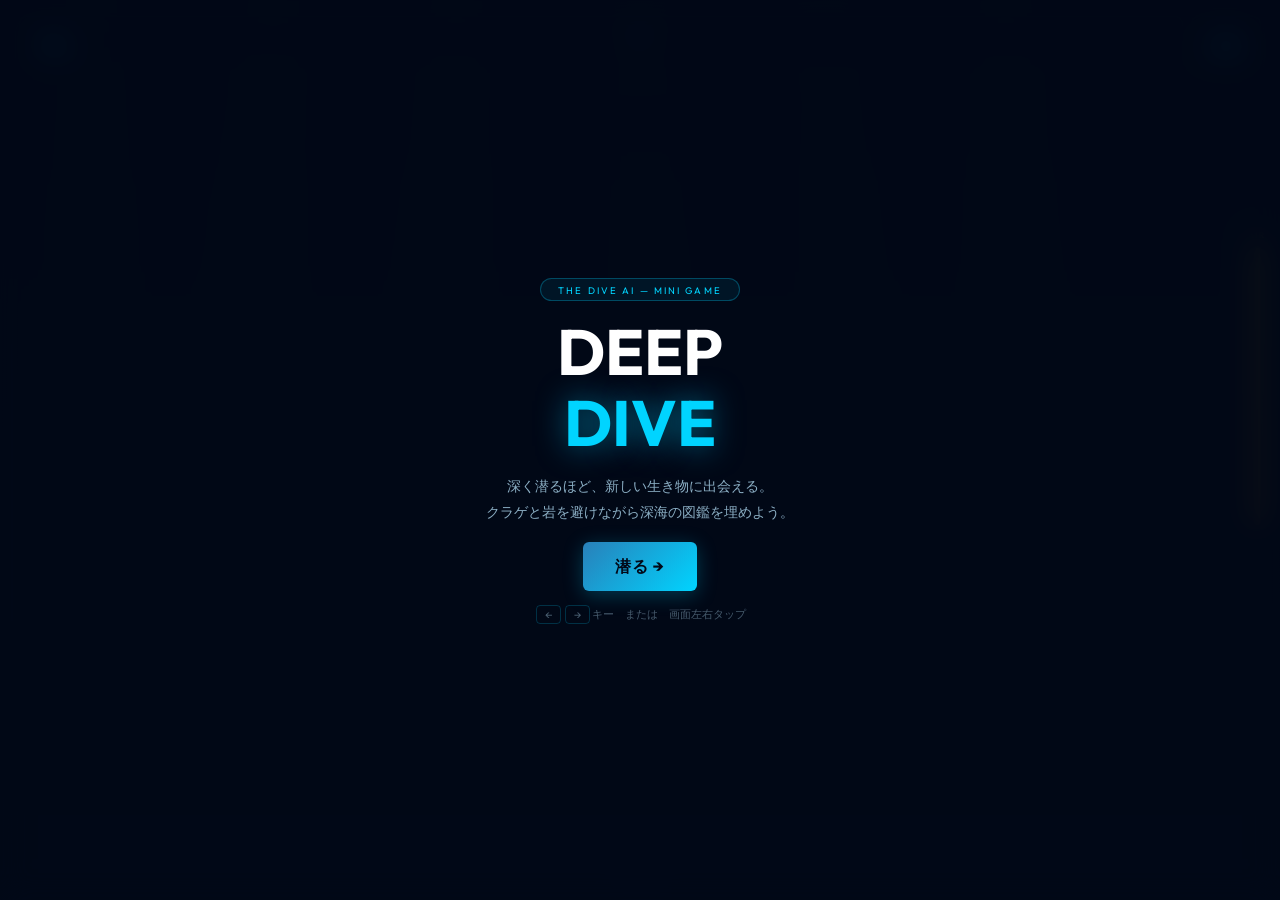
<file: game/index.html>
<!DOCTYPE html>
<html lang="ja">
<head>
  <meta charset="UTF-8">
  <meta name="viewport" content="width=device-width, initial-scale=1.0, user-scalable=no">
  <title>DEEP DIVE — the DIVE AI</title>
  <link href="https://fonts.googleapis.com/css2?family=Outfit:wght@300;400;700&display=swap" rel="stylesheet">
  <style>
    * { margin:0; padding:0; box-sizing:border-box; }
    body {
      background:#000; color:#e8f4f8; font-family:'Outfit',sans-serif;
      overflow:hidden; height:100dvh;
      opacity:0; transition:opacity 0.4s ease-out;
    }
    body.loaded { opacity:1; }
    /* キャンバスは画面全体にフィット（黒帯なし）。
       バッファ幅は1280固定、高さは端末アスペクトに合わせて伸縮するので
       要素の相対サイズは常にPC感を維持しつつ、端末いっぱいに広がる。 */
    #c {
      display:block;
      position:fixed;
      top:0; left:0;
      width:100dvw; height:100dvh;
      touch-action:none;
      background:#020817;
    }

    /* HUD */
    #hud {
      position:fixed; top:1rem; left:0; right:0;
      display:flex; justify-content:space-between; gap:0.5rem;
      padding:0 1.2rem; pointer-events:none; z-index:5;
    }
    .hud-panel {
      background:rgba(2,8,23,0.72); border:1px solid rgba(0,212,255,0.15);
      border-radius:8px; padding:0.4rem 0.9rem;
      backdrop-filter:blur(10px); min-width:70px; text-align:center;
    }
    .hud-label { font-size:0.5rem; letter-spacing:0.2em; text-transform:uppercase; color:rgba(0,212,255,0.5); margin-bottom:1px; }
    .hud-value { font-size:1.1rem; font-weight:700; color:#00d4ff; text-shadow:0 0 10px rgba(0,212,255,0.5); }
    #zoneDisplay { font-size:0.6rem; letter-spacing:0.1em; color:rgba(0,212,255,0.5); text-align:center; }

    /* Touch zones */
    #touchLeft,#touchRight { position:fixed; top:0; bottom:0; width:50%; z-index:3; opacity:0; }
    #touchLeft { left:0; } #touchRight { right:0; }

    /* Oxygen meter（縦バー） */
    #oxyMeter {
      position:fixed; right:14px; top:42%; transform:translateY(-50%);
      display:flex; flex-direction:column; align-items:center; gap:6px;
      pointer-events:none; z-index:5;
    }
    .oxy-label {
      font-size:0.5rem; letter-spacing:0.22em; color:rgba(255,212,40,0.7);
      text-transform:uppercase; font-weight:700;
    }
    .oxy-track {
      width:8px; height:38vh; max-height:280px; min-height:140px;
      background:rgba(2,8,23,0.7); border:1px solid rgba(255,212,40,0.18);
      border-radius:4px; overflow:hidden; position:relative;
      box-shadow:inset 0 0 8px rgba(0,0,0,0.5);
    }
    .oxy-fill {
      position:absolute; left:0; right:0; bottom:0;
      background:linear-gradient(180deg, #ffd428 0%, #ffaa00 100%);
      box-shadow:0 0 12px rgba(255,212,40,0.6);
      transition:height 0.18s ease-out, background 0.3s;
      height:100%;
    }
    .oxy-fill.low {
      background:linear-gradient(180deg, #ff4466 0%, #cc0033 100%);
      box-shadow:0 0 14px rgba(255,68,102,0.7);
      animation:oxyPulse 0.8s ease-in-out infinite;
    }
    @keyframes oxyPulse {
      0%, 100% { opacity:1; }
      50%      { opacity:0.55; }
    }
    /* 酸素低下時の画面縁警告 */
    #oxyWarn {
      position:fixed; inset:0; pointer-events:none; z-index:4;
      box-shadow:inset 0 0 80px rgba(255,40,70,0.5);
      opacity:0; transition:opacity 0.3s;
    }
    #oxyWarn.show { opacity:1; animation:oxyEdgePulse 1.1s ease-in-out infinite; }
    @keyframes oxyEdgePulse {
      0%, 100% { box-shadow:inset 0 0 60px rgba(255,40,70,0.35); }
      50%      { box-shadow:inset 0 0 100px rgba(255,40,70,0.7); }
    }

    /* Overlay */
    #overlay {
      position:fixed; inset:0; display:flex; flex-direction:column;
      align-items:center; justify-content:center;
      background:rgba(2,8,23,0.9); backdrop-filter:blur(14px);
      z-index:10; gap:1rem; text-align:center; padding:1.5rem;
      transition:opacity 0.4s; overflow-y:auto;
    }
    #overlay.hidden { opacity:0; pointer-events:none; }
    .ov-badge {
      font-size:0.6rem; letter-spacing:0.22em; text-transform:uppercase;
      color:#00d4ff; border:1px solid rgba(0,212,255,0.28);
      padding:0.3rem 1.1rem; border-radius:50px; background:rgba(0,212,255,0.07);
    }
    .ov-title { font-size:clamp(2rem,10vw,4rem); font-weight:700; color:#fff; line-height:1.1; }
    .ov-title span { color:#00d4ff; text-shadow:0 0 30px rgba(0,212,255,0.5); }
    .ov-catch { font-size:0.85rem; color:#8bafc4; line-height:1.9; max-width:340px; }
    .ov-score { font-size:0.82rem; color:#8bafc4; }
    .ov-score strong { font-size:2.2rem; font-weight:700; color:#00d4ff; display:block; text-shadow:0 0 20px rgba(0,212,255,0.5); }
    .ov-score .ov-best-line { font-size:0.75rem; color:rgba(139,175,196,0.7); }
    .ov-btns { display:flex; flex-direction:column; gap:0.7rem; width:100%; max-width:280px; }
    #startBtn {
      padding:0.85rem 2rem;
      background:linear-gradient(135deg,#2980b9,#00d4ff);
      color:#020817; border:none; border-radius:6px;
      font-size:1rem; font-weight:700; cursor:pointer;
      font-family:'Outfit',sans-serif; letter-spacing:0.05em;
      transition:transform 0.2s, box-shadow 0.2s;
      box-shadow:0 4px 20px rgba(0,212,255,0.25);
    }
    #startBtn:hover { transform:translateY(-2px); box-shadow:0 8px 30px rgba(0,212,255,0.4); }
    .btn-secondary {
      padding:0.7rem 2rem; background:transparent;
      color:rgba(0,212,255,0.75); border:1px solid rgba(0,212,255,0.25);
      border-radius:6px; font-size:0.85rem; font-weight:500;
      cursor:pointer; font-family:'Outfit',sans-serif;
      transition:all 0.25s;
    }
    .btn-secondary:hover { border-color:var(--glow,#00d4ff); color:#00d4ff; background:rgba(0,212,255,0.06); }
    .ov-controls { font-size:0.7rem; color:rgba(139,175,196,0.5); }
    .ov-controls span { border:1px solid rgba(0,212,255,0.2); padding:0.1rem 0.5rem; border-radius:4px; margin:0 2px; }

    /* Finds (new creatures this run) */
    .ov-finds { width:100%; max-width:340px; }
    .ov-finds-label { font-size:0.62rem; letter-spacing:0.18em; text-transform:uppercase; color:#00ffcc; margin-bottom:0.7rem; }
    .ov-finds-grid { display:flex; flex-wrap:wrap; justify-content:center; gap:0.8rem; }
    .ov-find-item { display:flex; flex-direction:column; align-items:center; gap:0.3rem; }
    .ov-find-item canvas { border-radius:8px; background:rgba(0,255,204,0.06); border:1px solid rgba(0,255,204,0.2); }
    .ov-find-item span { font-size:0.65rem; color:#00ffcc; }

    /* Bestiary */
    .bestiary-grid {
      display:grid; grid-template-columns:repeat(auto-fill, minmax(90px, 1fr));
      gap:0.8rem; width:100%; max-width:540px; max-height:50vh;
      overflow-y:auto; padding:0.5rem;
    }
    .bestiary-item {
      display:flex; flex-direction:column; align-items:center; gap:0.3rem;
      background:rgba(15,32,53,0.6); border:1px solid rgba(0,212,255,0.08);
      border-radius:10px; padding:0.7rem 0.5rem;
    }
    .bestiary-item.found { border-color:rgba(0,212,255,0.2); }
    .bestiary-item canvas { border-radius:6px; }
    .bestiary-name { font-size:0.62rem; color:#8bafc4; text-align:center; line-height:1.4; }
    .bestiary-item.found .bestiary-name { color:#e8f4f8; }
    .bestiary-depth { font-size:0.55rem; color:rgba(139,175,196,0.5); font-family:'Outfit',sans-serif; }
    .bestiary-item.found .bestiary-depth { color:rgba(0,212,255,0.6); }

    #backLink {
      position:fixed; bottom:1.2rem; left:50%; transform:translateX(-50%);
      font-size:0.7rem; letter-spacing:0.1em; color:rgba(0,212,255,0.35);
      background:none; border:none; cursor:pointer; font-family:'Outfit',sans-serif;
      transition:color 0.3s; z-index:6; white-space:nowrap; padding:0.4rem 0.8rem;
    }
    #backLink:hover { color:#00d4ff; }

    #milestone {
      position:fixed; top:50%; left:50%; transform:translate(-50%,-50%);
      font-size:clamp(1rem,4vw,1.6rem); font-weight:700;
      pointer-events:none; z-index:8; opacity:0; transition:opacity 0.2s;
      white-space:nowrap; text-align:center;
    }
    #milestone.show { opacity:1; }
  </style>
</head>
<body>
  <canvas id="c"></canvas>

  <div id="hud">
    <div class="hud-panel">
      <div class="hud-label">DEPTH</div>
      <div class="hud-value" id="depthVal">0m</div>
    </div>
    <div class="hud-panel" style="flex:1;">
      <div class="hud-label">ZONE</div>
      <div id="zoneDisplay">浅海帯</div>
    </div>
    <div class="hud-panel">
      <div class="hud-label">図鑑</div>
      <div class="hud-value" id="collectedVal">0/8</div>
    </div>
  </div>

  <!-- 酸素ゲージ（縦バー：画面右） -->
  <div id="oxyMeter">
    <div class="oxy-label">AIR</div>
    <div class="oxy-track"><div class="oxy-fill" id="oxyFill"></div></div>
  </div>
  <div id="oxyWarn"></div>

  <div id="touchLeft"></div>
  <div id="touchRight"></div>

  <div id="overlay">
    <div class="ov-badge">the DIVE AI — Mini Game</div>
    <h1 class="ov-title">DEEP<br><span>DIVE</span></h1>
    <p class="ov-catch">深く潜るほど、新しい生き物に出会える。<br>クラゲと岩を避けながら深海の図鑑を埋めよう。</p>
    <button id="startBtn">潜る →</button>
    <p class="ov-controls">
      <span>←</span><span>→</span>キー　または　画面左右タップ
    </p>
  </div>

  <div id="milestone"></div>
  <button id="backLink">← 戻る</button>

  <script>
  (() => {
    // ============================================================
    // CREATURE DEFINITIONS
    // ============================================================
    const CREATURES = [
      {
        id: 'firefly_squid', name: 'ホタルイカ',
        depth: [0, 250], rarity: 1.0, hitR: 18,
        glowColor: '#3366ff',
        desc: '無数の発光器を持つ小さなイカ。青い光で海を染める。',
        draw(ctx, x, y, t) {
          ctx.save(); ctx.translate(x, y);
          const b = Math.sin(t * 2.5) * 0.12 + 0.88;
          ctx.fillStyle = `rgba(70,50,140,${0.88 * b})`;
          ctx.beginPath(); ctx.ellipse(0, 0, 8, 13, 0, 0, Math.PI * 2); ctx.fill();
          ctx.strokeStyle = `rgba(100,80,200,0.6)`; ctx.lineWidth = 1;
          for (let i = -2; i <= 2; i++) {
            ctx.beginPath(); ctx.moveTo(i * 2.5, 11);
            ctx.lineTo(i * 3 + Math.sin(t * 3 + i) * 2, 20); ctx.stroke();
          }
          const spots = [[-5,-5],[4,-2],[-2,3],[5,5],[-4,7],[3,-7]];
          spots.forEach(([sx, sy]) => {
            const p = Math.sin(t * 4 + sx + sy) * 0.5 + 0.5;
            ctx.shadowColor = '#3366ff'; ctx.shadowBlur = 10 * p;
            ctx.fillStyle = `rgba(100,160,255,${0.9 * p})`;
            ctx.beginPath(); ctx.arc(sx, sy, 1.8, 0, Math.PI * 2); ctx.fill();
          });
          ctx.shadowBlur = 0; ctx.restore();
        }
      },
      {
        id: 'cuttlefish', name: 'コウイカ',
        depth: [0, 400], rarity: 0.82, hitR: 22,
        glowColor: '#00ffcc',
        desc: '体の色と模様を瞬時に変える深海の変装名人。',
        draw(ctx, x, y, t) {
          ctx.save(); ctx.translate(x, y);
          const hue = 180 + Math.sin(t * 0.8) * 35;
          ctx.fillStyle = `hsla(${hue},65%,35%,0.88)`;
          ctx.beginPath(); ctx.ellipse(0, 0, 20, 11, 0, 0, Math.PI * 2); ctx.fill();
          ctx.strokeStyle = `hsla(${hue + 40},80%,65%,0.35)`; ctx.lineWidth = 1.5;
          for (let i = -2; i <= 2; i++) {
            ctx.beginPath(); ctx.moveTo(i * 6, -9); ctx.lineTo(i * 6, 9); ctx.stroke();
          }
          ctx.strokeStyle = `rgba(0,220,190,0.65)`; ctx.lineWidth = 1;
          for (let i = 0; i < 10; i++) {
            const a = (i / 10) * Math.PI * 2 + Math.sin(t * 1.5 + i) * 0.15;
            ctx.beginPath();
            ctx.moveTo(Math.cos(a) * 20, Math.sin(a) * 11);
            ctx.lineTo(Math.cos(a) * 27, Math.sin(a) * 15); ctx.stroke();
          }
          ctx.fillStyle = '#fff';
          ctx.beginPath(); ctx.ellipse(10, 0, 3.5, 2.5, 0, 0, Math.PI * 2); ctx.fill();
          ctx.fillStyle = '#0a1020';
          ctx.beginPath(); ctx.arc(10.5, 0, 1.5, 0, Math.PI * 2); ctx.fill();
          ctx.restore();
        }
      },
      {
        id: 'anglerfish', name: 'チョウチンアンコウ',
        depth: [200, 700], rarity: 0.58, hitR: 26,
        glowColor: '#00d4ff',
        desc: '暗闇に輝く釣り竿で獲物を誘う深海の猟師。',
        draw(ctx, x, y, t) {
          ctx.save(); ctx.translate(x, y);
          ctx.fillStyle = '#150820'; ctx.strokeStyle = 'rgba(0,212,255,0.25)'; ctx.lineWidth = 1;
          ctx.beginPath(); ctx.ellipse(0, 2, 24, 19, 0, 0, Math.PI * 2);
          ctx.fill(); ctx.stroke();
          ctx.fillStyle = 'rgba(210,225,255,0.75)';
          for (let i = -3; i <= 3; i++) {
            ctx.beginPath();
            ctx.moveTo(i * 5.5, 14); ctx.lineTo(i * 5 - 2, 23); ctx.lineTo(i * 5 + 2, 23);
            ctx.fill();
          }
          ctx.fillStyle = 'rgba(255,210,80,0.95)';
          ctx.beginPath(); ctx.arc(-7, -3, 7, 0, Math.PI * 2); ctx.fill();
          ctx.fillStyle = '#05000e';
          ctx.beginPath(); ctx.arc(-6, -3, 3.5, 0, Math.PI * 2); ctx.fill();
          const sw = Math.sin(t * 2) * 6;
          const lp = Math.sin(t * 4) * 0.35 + 0.65;
          ctx.strokeStyle = 'rgba(160,170,200,0.5)'; ctx.lineWidth = 1;
          ctx.beginPath(); ctx.moveTo(-7, -22);
          ctx.quadraticCurveTo(8 + sw, -34, 15 + sw, -24); ctx.stroke();
          ctx.shadowColor = '#00d4ff'; ctx.shadowBlur = 22 * lp;
          ctx.fillStyle = `rgba(0,212,255,${0.95 * lp})`;
          ctx.beginPath(); ctx.arc(15 + sw, -24, 4.5 * lp, 0, Math.PI * 2); ctx.fill();
          ctx.shadowBlur = 0; ctx.restore();
        }
      },
      {
        id: 'nautilus', name: 'オウムガイ',
        depth: [300, 800], rarity: 0.48, hitR: 24,
        glowColor: '#ffaa33',
        desc: '5億年以上変わらぬ姿を持つ生きた化石。',
        draw(ctx, x, y, t) {
          ctx.save(); ctx.translate(x, y);
          ctx.rotate(Math.sin(t * 0.6) * 0.1);
          ctx.fillStyle = 'rgba(160,100,40,0.55)'; ctx.strokeStyle = 'rgba(220,155,70,0.9)'; ctx.lineWidth = 2;
          ctx.beginPath(); ctx.arc(0, 0, 22, 0, Math.PI * 2); ctx.fill(); ctx.stroke();
          ctx.strokeStyle = 'rgba(255,190,100,0.4)'; ctx.lineWidth = 1;
          [6, 11, 16, 20].forEach(r => { ctx.beginPath(); ctx.arc(0, 0, r, 0, Math.PI * 2); ctx.stroke(); });
          for (let a = 0; a < Math.PI * 2; a += Math.PI / 5) {
            ctx.beginPath(); ctx.moveTo(Math.cos(a) * 5, Math.sin(a) * 5);
            ctx.lineTo(Math.cos(a) * 22, Math.sin(a) * 22); ctx.stroke();
          }
          ctx.strokeStyle = 'rgba(230,175,95,0.7)'; ctx.lineWidth = 1;
          for (let i = 0; i < 7; i++) {
            const a = (i / 7) * Math.PI + 2.4 + Math.sin(t * 2 + i) * 0.3;
            ctx.beginPath();
            ctx.moveTo(Math.cos(a) * 22, Math.sin(a) * 22);
            ctx.lineTo(Math.cos(a) * 30, Math.sin(a) * 30); ctx.stroke();
          }
          ctx.restore();
        }
      },
      {
        id: 'oarfish', name: 'リュウグウノツカイ',
        depth: [450, 1000], rarity: 0.33, hitR: 30,
        glowColor: '#c8d0ff',
        desc: '体長10mを超える世界最長の硬骨魚。深海の龍。',
        draw(ctx, x, y, t) {
          ctx.save(); ctx.translate(x, y);
          const w = Math.sin(t * 1.4) * 9;
          ctx.strokeStyle = 'rgba(200,210,245,0.9)'; ctx.lineWidth = 7; ctx.lineCap = 'round';
          ctx.shadowColor = 'rgba(200,215,255,0.45)'; ctx.shadowBlur = 10;
          ctx.beginPath(); ctx.moveTo(-65, 0);
          ctx.quadraticCurveTo(-20, w, 20, -w);
          ctx.quadraticCurveTo(50, w * 0.5, 65, 0); ctx.stroke();
          ctx.shadowBlur = 0;
          ctx.strokeStyle = 'rgba(220,45,45,0.88)'; ctx.lineWidth = 2.5;
          ctx.beginPath(); ctx.moveTo(-65, -5);
          for (let i = -65; i <= 65; i += 4) {
            ctx.lineTo(i, -10 - Math.sin((i + t * 40) * 0.12) * 5);
          }
          ctx.stroke();
          ctx.fillStyle = 'rgba(200,210,245,0.9)';
          ctx.beginPath(); ctx.ellipse(68, 0, 9, 5, 0, 0, Math.PI * 2); ctx.fill();
          ctx.fillStyle = '#ffee80';
          ctx.beginPath(); ctx.arc(72, -1, 3, 0, Math.PI * 2); ctx.fill();
          ctx.restore();
        }
      },
      {
        id: 'coelacanth', name: 'シーラカンス',
        depth: [550, 1100], rarity: 0.22, hitR: 34,
        glowColor: '#5599ff',
        desc: '3億6000万年前から変わらない奇跡の古代魚。',
        draw(ctx, x, y, t) {
          ctx.save(); ctx.translate(x, y);
          ctx.translate(0, Math.sin(t * 1.2) * 3);
          ctx.fillStyle = '#0c1e3c'; ctx.strokeStyle = 'rgba(70,130,220,0.55)'; ctx.lineWidth = 1.5;
          ctx.beginPath();
          ctx.moveTo(-32, 0);
          ctx.quadraticCurveTo(-10, -16, 22, -11);
          ctx.quadraticCurveTo(38, -6, 42, 0);
          ctx.quadraticCurveTo(38, 6, 22, 11);
          ctx.quadraticCurveTo(-10, 16, -32, 0);
          ctx.fill(); ctx.stroke();
          const spots = [[-10,-5],[6,-9],[18,-4],[2,4],[-16,5],[12,7]];
          spots.forEach(([sx, sy]) => {
            ctx.shadowColor = 'rgba(80,150,255,0.9)'; ctx.shadowBlur = 12;
            ctx.fillStyle = 'rgba(80,150,255,0.72)';
            ctx.beginPath(); ctx.arc(sx, sy, 3.2, 0, Math.PI * 2); ctx.fill();
          });
          ctx.shadowBlur = 0;
          ctx.fillStyle = 'rgba(15,45,90,0.85)'; ctx.strokeStyle = 'rgba(70,130,220,0.45)';
          ctx.beginPath(); ctx.ellipse(-4, -16, 9, 5, -0.4, 0, Math.PI * 2); ctx.fill(); ctx.stroke();
          ctx.beginPath(); ctx.ellipse(-4, 16, 9, 5, 0.4, 0, Math.PI * 2); ctx.fill(); ctx.stroke();
          ctx.beginPath();
          ctx.moveTo(-30, 0); ctx.lineTo(-46, -13); ctx.lineTo(-40, 0); ctx.lineTo(-46, 13);
          ctx.closePath(); ctx.fill(); ctx.stroke();
          ctx.fillStyle = 'rgba(80,150,255,0.95)';
          ctx.beginPath(); ctx.arc(24, -4, 5.5, 0, Math.PI * 2); ctx.fill();
          ctx.fillStyle = '#000';
          ctx.beginPath(); ctx.arc(24, -4, 2.8, 0, Math.PI * 2); ctx.fill();
          ctx.restore();
        }
      },
      {
        id: 'dumbo_octopus', name: 'ダンボタコ',
        depth: [750, 1400], rarity: 0.27, hitR: 26,
        glowColor: '#cc66ff',
        desc: '耳のようなヒレをパタパタさせる愛らしいタコ。',
        draw(ctx, x, y, t) {
          ctx.save(); ctx.translate(x, y);
          const flap = Math.sin(t * 2.8) * 0.45;
          ctx.fillStyle = 'rgba(185,120,235,0.78)';
          ctx.save(); ctx.rotate(-0.5 + flap);
          ctx.beginPath(); ctx.ellipse(-16, -9, 11, 6.5, -0.5, 0, Math.PI * 2); ctx.fill(); ctx.restore();
          ctx.save(); ctx.rotate(0.5 - flap);
          ctx.beginPath(); ctx.ellipse(16, -9, 11, 6.5, 0.5, 0, Math.PI * 2); ctx.fill(); ctx.restore();
          ctx.fillStyle = 'rgba(205,155,248,0.88)'; ctx.strokeStyle = 'rgba(225,180,255,0.4)'; ctx.lineWidth = 1;
          ctx.beginPath(); ctx.ellipse(0, 0, 19, 21, 0, 0, Math.PI * 2); ctx.fill(); ctx.stroke();
          [[-8, -5],[8, -5]].forEach(([ex, ey]) => {
            ctx.fillStyle = '#1a0a30';
            ctx.beginPath(); ctx.arc(ex, ey, 5.5, 0, Math.PI * 2); ctx.fill();
            ctx.fillStyle = '#fff';
            ctx.beginPath(); ctx.arc(ex, ey, 2.8, 0, Math.PI * 2); ctx.fill();
          });
          ctx.strokeStyle = 'rgba(180,120,230,0.6)'; ctx.lineWidth = 2;
          for (let i = -2; i <= 2; i++) {
            ctx.beginPath(); ctx.moveTo(i * 5, 19);
            ctx.quadraticCurveTo(i * 7 + Math.sin(t * 2 + i) * 4, 30, i * 5.5, 37);
            ctx.stroke();
          }
          ctx.restore();
        }
      },
      {
        id: 'giant_squid', name: 'ダイオウイカ',
        depth: [950, 9999], rarity: 0.11, hitR: 38,
        glowColor: '#ff3366',
        desc: '体長13mを超える幻の巨大イカ。深海の王者。',
        draw(ctx, x, y, t) {
          ctx.save(); ctx.translate(x, y);
          ctx.fillStyle = 'rgba(115,18,40,0.88)'; ctx.strokeStyle = 'rgba(190,55,80,0.5)'; ctx.lineWidth = 1.5;
          ctx.beginPath(); ctx.ellipse(0, -8, 15, 32, 0, 0, Math.PI * 2); ctx.fill(); ctx.stroke();
          ctx.fillStyle = 'rgba(95,12,30,0.85)';
          ctx.beginPath();
          ctx.moveTo(-15, -32); ctx.quadraticCurveTo(-24, -18, -15, -4);
          ctx.lineTo(15, -4); ctx.quadraticCurveTo(24, -18, 15, -32); ctx.closePath(); ctx.fill();
          [[-10,6],[10,6]].forEach(([ex, ey]) => {
            ctx.fillStyle = 'rgba(255,215,45,0.95)';
            ctx.beginPath(); ctx.arc(ex, ey, 9, 0, Math.PI * 2); ctx.fill();
            ctx.fillStyle = '#08000f';
            ctx.beginPath(); ctx.arc(ex, ey, 5, 0, Math.PI * 2); ctx.fill();
          });
          ctx.strokeStyle = 'rgba(160,38,58,0.72)'; ctx.lineWidth = 2.5;
          for (let i = -3; i <= 3; i++) {
            const wv = Math.sin(t * 2 + i * 0.9) * 6;
            ctx.beginPath(); ctx.moveTo(i * 3.5, 22);
            ctx.quadraticCurveTo(i * 6 + wv, 38, i * 4 + wv * 0.5, 50); ctx.stroke();
          }
          ctx.lineWidth = 1.8; ctx.strokeStyle = 'rgba(160,38,58,0.5)';
          [-1,1].forEach(s => {
            const wv = Math.sin(t * 1.6 + s) * 9;
            ctx.beginPath(); ctx.moveTo(s * 4, 22);
            ctx.quadraticCurveTo(s * 14 + wv, 50, s * 9 + wv * 0.7, 70); ctx.stroke();
            ctx.fillStyle = 'rgba(200,55,80,0.75)';
            ctx.beginPath(); ctx.ellipse(s * 9 + wv * 0.7, 70, 5.5, 3.5, 0.3, 0, Math.PI * 2); ctx.fill();
          });
          ctx.restore();
        }
      },
    ];

    // ============================================================
    // SETUP
    // ============================================================
    const canvas  = document.getElementById('c');
    const ctx     = canvas.getContext('2d');
    const depthEl = document.getElementById('depthVal');
    const zoneEl  = document.getElementById('zoneDisplay');
    const colEl   = document.getElementById('collectedVal');
    const overlay = document.getElementById('overlay');
    const mileEl  = document.getElementById('milestone');

    // ★ バッファ幅は1280固定（PCサイズ感）、高さは端末アスペクトに合わせて伸縮。
    //    描画はバッファ→ビューポート全体にスケーリングされる：
    //    - 縦持ちスマホ：背景が縦長の世界、要素は相対的に小さい
    //    - 横持ち：背景が横長、要素はやや大きい
    //    - PC：そのまま等倍に近い
    const VIRTUAL_W = 1280;
    let W = VIRTUAL_W, H = 800;
    function resize() {
      const vp = window.visualViewport;
      const sw = vp ? vp.width  : document.documentElement.clientWidth;
      const sh = vp ? vp.height : document.documentElement.clientHeight;
      W = VIRTUAL_W;
      H = Math.max(400, Math.round(VIRTUAL_W * sh / sw));
      canvas.width  = W;
      canvas.height = H;
      // ダイバーは画面上の相対位置を保つ
      if (state === 'playing') diver.y = H * 0.28;
    }
    let state = 'menu'; // resize前にも参照されるので早めに宣言（あとで上書きされる）
    resize();
    window.addEventListener('resize', resize);
    window.addEventListener('orientationchange', () => {
      setTimeout(resize, 100);
      setTimeout(resize, 400);
    });
    if (window.visualViewport) {
      window.visualViewport.addEventListener('resize', resize);
    }

    // Persistent collection
    const COLLECTED = new Set(JSON.parse(localStorage.getItem('fathom_collected') || '[]'));
    let best = +localStorage.getItem('fathom_deep') || 0;
    function saveCollection() {
      localStorage.setItem('fathom_collected', JSON.stringify([...COLLECTED]));
    }
    function updateCollectedHUD() {
      colEl.textContent = COLLECTED.size + '/' + CREATURES.length;
    }
    updateCollectedHUD();

    // State (state は resize 前に既に宣言済み)
    let depth = 0, speed = 2.2, frame = 0, shakeAmt = 0;
    let oxygen = 100; // 酸素ゲージ（0でゲームオーバー）
    const diver = { x: 0, y: 0, vx: 0 };
    let obstacles = [], orbs = [], bubbles = [], particles = [];
    let collectibles = [], notifications = [];
    let wallRocks = [], giantFaces = [];
    let sessionCollected = [], lastMilestone = 0;

    // Input
    const keys = {};
    let tLeft = false, tRight = false;
    document.addEventListener('keydown', e => { keys[e.key] = true; if(['ArrowLeft','ArrowRight'].includes(e.key)) e.preventDefault(); });
    document.addEventListener('keyup',   e => { keys[e.key] = false; });
    const tL = document.getElementById('touchLeft');
    const tR = document.getElementById('touchRight');
    tL.addEventListener('touchstart', e => { e.preventDefault(); tLeft = true; },  { passive:false });
    tL.addEventListener('touchend',   e => { e.preventDefault(); tLeft = false; }, { passive:false });
    tR.addEventListener('touchstart', e => { e.preventDefault(); tRight = true; },  { passive:false });
    tR.addEventListener('touchend',   e => { e.preventDefault(); tRight = false; }, { passive:false });

    // ============================================================
    // DEPTH ZONES
    // ============================================================
    const ZONES = [
      { min:0,    name:'浅海帯',   color:'#00d4ff' },
      { min:300,  name:'薄明帯',   color:'#4488ee' },
      { min:700,  name:'深海帯',   color:'#6644bb' },
      { min:1200, name:'超深海帯', color:'#992299' },
      { min:1800, name:'無底帯',   color:'#cc1144' },
    ];
    function getZone(d) {
      for (let i = ZONES.length - 1; i >= 0; i--) {
        if (d >= ZONES[i].min) return ZONES[i];
      }
      return ZONES[0];
    }

    // ============================================================
    // GAME START / RESET
    // ============================================================
    function startGame() {
      state = 'playing'; depth = 0; speed = 2.2; frame = 0; shakeAmt = 0;
      oxygen = 100; deathCause = null;
      diver.x = W / 2; diver.y = H * 0.28; diver.vx = 0;
      obstacles = []; orbs = []; bubbles = []; particles = [];
      collectibles = []; notifications = [];
      wallRocks = []; giantFaces = [];
      sessionCollected = []; lastMilestone = 0;
      // HUD reset
      const fill = document.getElementById('oxyFill');
      const warn = document.getElementById('oxyWarn');
      if (fill) { fill.style.height = '100%'; fill.classList.remove('low'); }
      if (warn) warn.classList.remove('show');
      overlay.classList.add('hidden');
    }

    // ============================================================
    // MILESTONE / NOTIFICATION
    // ============================================================
    function showMilestone(txt, color) {
      mileEl.textContent = txt;
      mileEl.style.color = color || '#00d4ff';
      mileEl.style.textShadow = `0 0 30px ${color || '#00d4ff'}88`;
      mileEl.classList.add('show');
      setTimeout(() => mileEl.classList.remove('show'), 1400);
    }

    function addNotif(text, color) {
      notifications.push({ text, color: color || '#00d4ff', life: 1.0 });
    }

    // ============================================================
    // SPAWN HELPERS
    // ============================================================
    function spawnParticles(x, y, color, n) {
      for (let i = 0; i < n; i++) {
        const a = Math.random() * Math.PI * 2, spd = 1.5 + Math.random() * 4;
        particles.push({ x, y, vx: Math.cos(a)*spd, vy: Math.sin(a)*spd,
          r: 1.5 + Math.random()*3, life: 1, decay: 0.025 + Math.random()*0.03, color });
      }
    }

    function spawnObs() {
      const type = Math.random() < 0.55 ? 'jelly' : 'rock';
      const x = 60 + Math.random() * (W - 120);
      const r = type === 'jelly' ? 16 + Math.random()*18 : 20 + Math.random()*20;
      obstacles.push({ type, x, y: H + r + 20, r, phase: Math.random()*Math.PI*2 });
    }

    function spawnOrb() {
      orbs.push({ x: 60 + Math.random()*(W-120), y: H + 20, r: 9 });
    }

    function spawnBubble() {
      bubbles.push({ x: Math.random()*W, y: H+8, r: 1.2+Math.random()*2.8,
        vx: (Math.random()-0.5)*0.4, vy: -(0.4+Math.random()*1.2), op: 0.1+Math.random()*0.2 });
    }

    function spawnCollectible() {
      if (collectibles.length >= 2) return;
      const eligible = CREATURES.filter(c => depth >= c.depth[0] && depth <= c.depth[1]);
      if (eligible.length === 0) return;
      const total = eligible.reduce((s, c) => s + c.rarity, 0);
      let r = Math.random() * total, creature = eligible[0];
      for (const c of eligible) { r -= c.rarity; if (r <= 0) { creature = c; break; } }
      const fromLeft = Math.random() < 0.5;
      const vx = (fromLeft ? 1 : -1) * (1.0 + Math.random() * 0.8);
      collectibles.push({
        creature, x: fromLeft ? -60 : W + 60,
        y: H * (0.18 + Math.random() * 0.64),
        vx, t: Math.random() * Math.PI * 2,
      });
    }

    function lerp(a, b, t) { return a + (b - a) * t; }

    function spawnWallRock() {
      const factor  = Math.min(1, depth / 600);
      const protrude = 28 + Math.random() * 24 + factor * Math.min(W * 0.30, 115);
      const side = Math.random() < 0.5 ? 'left' : 'right';
      const h    = 60 + Math.random() * 130;
      wallRocks.push({ side, y: H + h / 2, protrude, h, phase: Math.random() * Math.PI * 2 });
    }

    function spawnGiantFace() {
      if (giantFaces.length > 0) return;
      const pool = depth < 500 ? ['angler']
                 : depth < 900 ? ['angler', 'fang']
                 :               ['angler', 'fang', 'eyeball'];
      const type = pool[Math.floor(Math.random() * pool.length)];
      const side = Math.random() < 0.5 ? 'left' : 'right';
      const size = 88 + Math.random() * 58;
      // ダイバーより少し下に出現させ、上昇しながらダイバーの高さに迫る
      const fy   = diver.y + H * 0.10 + Math.random() * H * 0.15;
      giantFaces.push({
        side, type, size,
        x: side === 'left' ? -size * 2.8 : W + size * 2.8, // さらに遠くから
        y: fy,
        enterX: side === 'left' ? size * 0.46 : W - size * 0.46,
        state: 'entering', timer: 0,
        holdTime: 72 + Math.floor(Math.random() * 45),
        mouthAngle: 0,
      });
      addNotif('⚠ なにかいる…', '#ff4466');
    }

    // ============================================================
    // GAME OVER
    // ============================================================
    function showGameOver() {
      const d = Math.floor(depth);
      const newFindsHTML = sessionCollected.length > 0 ? `
        <div class="ov-finds">
          <div class="ov-finds-label">✨ 今回の発見 ${sessionCollected.length}種</div>
          <div class="ov-finds-grid" id="findsGrid"></div>
        </div>` : '';
      const badge = deathCause === 'OUT OF AIR' ? 'OUT OF AIR' : 'GAME OVER';
      const badgeColor = deathCause === 'OUT OF AIR' ? '#ffd428' : '#00d4ff';
      overlay.innerHTML = `
        <div class="ov-badge" style="color:${badgeColor};border-color:${badgeColor}55;background:${badgeColor}11">${badge}</div>
        <h1 class="ov-title">深さ<span>${d}m</span></h1>
        <div class="ov-score">
          <span class="ov-best-line">ベスト記録</span>
          <strong>${best}m</strong>
        </div>
        ${newFindsHTML}
        <div class="ov-btns">
          <button id="startBtn">もう一度潜る</button>
          <button class="btn-secondary" id="bestiaryBtn">🐠 生き物図鑑 (${COLLECTED.size}/${CREATURES.length})</button>
        </div>
        <button id="backLinkOv" style="font-size:.7rem;color:rgba(0,212,255,.35);background:none;border:none;cursor:pointer;font-family:'Outfit',sans-serif;padding:.4rem;">← 戻る</button>
      `;
      overlay.classList.remove('hidden');
      document.getElementById('startBtn').addEventListener('click', startGame);
      document.getElementById('bestiaryBtn').addEventListener('click', showBestiary);
      document.getElementById('backLinkOv').addEventListener('click', handleBack);

      // Draw found creature portraits
      if (sessionCollected.length > 0) {
        const grid = document.getElementById('findsGrid');
        sessionCollected.forEach(creature => {
          const item = document.createElement('div');
          item.className = 'ov-find-item';
          const cv = document.createElement('canvas');
          cv.width = 64; cv.height = 64;
          const pc = cv.getContext('2d');
          pc.save(); pc.translate(32, 32);
          creature.draw(pc, 0, 0, 1.2);
          pc.restore();
          const sp = document.createElement('span');
          sp.textContent = creature.name;
          item.appendChild(cv); item.appendChild(sp);
          grid.appendChild(item);
        });
      }
    }

    let deathCause = null;
    function die(cause) {
      state = 'dead';
      deathCause = cause || null;
      spawnParticles(diver.x, diver.y, 'rgba(0,212,255,0.9)', 40);
      shakeAmt = 12;
      const d = Math.floor(depth);
      if (d > best) { best = d; localStorage.setItem('fathom_deep', best); }
      document.getElementById('collectedVal').textContent = COLLECTED.size + '/' + CREATURES.length;
      setTimeout(showGameOver, 650);
    }

    // ============================================================
    // BESTIARY
    // ============================================================
    function showBestiary() {
      overlay.innerHTML = `
        <div class="ov-badge">BESTIARY — ${COLLECTED.size} / ${CREATURES.length}</div>
        <h1 class="ov-title" style="font-size:1.8rem;margin-bottom:.3rem">生き物図鑑</h1>
        <div class="bestiary-grid" id="bestiaryGrid"></div>
        <div class="ov-btns" style="max-width:220px">
          <button class="btn-secondary" id="backFromBestiary">← 戻る</button>
        </div>
      `;
      const grid = document.getElementById('bestiaryGrid');
      CREATURES.forEach(creature => {
        const found = COLLECTED.has(creature.id);
        const item = document.createElement('div');
        item.className = 'bestiary-item' + (found ? ' found' : '');
        const cv = document.createElement('canvas');
        cv.width = 70; cv.height = 70;
        if (found) {
          const pc = cv.getContext('2d');
          pc.save(); pc.translate(35, 38);
          creature.draw(pc, 0, 0, 1.5);
          pc.restore();
        } else {
          // 完全なシルエット表示：普通に描画したあと source-in で全ピクセルを単色に置き換え
          const pc = cv.getContext('2d');
          pc.save(); pc.translate(35, 38);
          // shadow が出ないように一旦オフ（中の draw 関数が shadow を再設定するので
          // 描画後にもう一度フラットに潰す）
          creature.draw(pc, 0, 0, 1.5);
          pc.restore();
          pc.globalCompositeOperation = 'source-in';
          pc.fillStyle = 'rgba(30, 60, 95, 0.85)';
          pc.fillRect(0, 0, 70, 70);
          pc.globalCompositeOperation = 'source-over';
        }
        const nameEl = document.createElement('div');
        nameEl.className = 'bestiary-name';
        nameEl.textContent = found ? creature.name : '???';
        const depthEl2 = document.createElement('div');
        depthEl2.className = 'bestiary-depth';
        depthEl2.textContent = found ? creature.depth[0] + 'm〜' : '深さ不明';
        item.appendChild(cv); item.appendChild(nameEl); item.appendChild(depthEl2);
        grid.appendChild(item);
      });
      document.getElementById('backFromBestiary').addEventListener('click', () => {
        if (state === 'dead') showGameOver();
        else { overlay.innerHTML = buildMenuHTML(); attachMenuEvents(); overlay.classList.remove('hidden'); }
      });
    }

    function buildMenuHTML() {
      return `
        <div class="ov-badge">the DIVE AI — Mini Game</div>
        <h1 class="ov-title">DEEP<br><span>DIVE</span></h1>
        <p class="ov-catch">深く潜るほど、新しい生き物に出会える。<br>黄色い玉で酸素を補給しながら、深海の図鑑を埋めよう。</p>
        <button id="startBtn">潜る →</button>
        <p class="ov-controls"><span>←</span><span>→</span>キー　または　画面左右タップ</p>
      `;
    }
    function attachMenuEvents() {
      document.getElementById('startBtn').addEventListener('click', startGame);
    }

    // ============================================================
    // BACK BUTTON
    // ============================================================
    function handleBack() {
      // フェードアウトしてからメインページへ戻る
      document.body.style.transition = 'opacity 0.25s';
      document.body.style.opacity = '0';
      setTimeout(() => {
        if (window.history.length > 1 && document.referrer.includes(location.host)) {
          window.history.back();
        } else {
          window.location.href = '../index.html';
        }
      }, 240);
    }
    document.getElementById('backLink').addEventListener('click', handleBack);

    // ============================================================
    // UPDATE
    // ============================================================
    function update() {
      if (state !== 'playing') return;
      frame++;
      speed = Math.min(10, 2.2 + depth * 0.005);
      depth += speed * 0.055;

      const zone = getZone(depth);
      depthEl.textContent = Math.floor(depth) + 'm';
      zoneEl.textContent = zone.name;
      zoneEl.style.color = zone.color;

      // Milestones
      const m100 = Math.floor(depth / 100);
      if (m100 > lastMilestone) {
        lastMilestone = m100;
        const z = getZone(depth);
        if ([2,5,10,15,20].includes(m100)) showMilestone(`DEPTH ${Math.floor(depth)}m！`, z.color);
      }

      // Diver movement (水中らしい慣性の効いた動き)
      const accel = 0.85, maxSpd = 4.2, friction = 0.92;
      if (keys['ArrowLeft']  || keys['a'] || keys['A'] || tLeft)  diver.vx -= accel;
      if (keys['ArrowRight'] || keys['d'] || keys['D'] || tRight) diver.vx += accel;
      diver.vx = Math.max(-maxSpd, Math.min(maxSpd, diver.vx));
      diver.vx *= friction;
      if (Math.abs(diver.vx) < 0.04) diver.vx = 0;
      diver.x = Math.max(28, Math.min(W - 28, diver.x + diver.vx));

      // 酸素消費（深いほど早く減る）
      const oxyDrain = 0.045 + Math.min(0.05, depth * 0.00006);
      oxygen = Math.max(0, oxygen - oxyDrain);
      if (oxygen <= 0) { die('OUT OF AIR'); return; }
      // HUD更新
      if (frame % 3 === 0) {
        const fill = document.getElementById('oxyFill');
        const warn = document.getElementById('oxyWarn');
        if (fill) {
          fill.style.height = oxygen + '%';
          fill.classList.toggle('low', oxygen < 25);
        }
        if (warn) warn.classList.toggle('show', oxygen < 25);
      }

      // Move entities
      const dy = speed;
      obstacles.forEach(o => o.y -= dy);
      orbs.forEach(o => o.y -= dy);
      collectibles.forEach(c => { c.x += c.vx; c.t += 0.045; c.y += Math.sin(c.t) * 0.6; });
      bubbles.forEach(b => { b.x += b.vx; b.y += b.vy; });
      particles.forEach(p => { p.x += p.vx; p.y += p.vy; p.vx *= 0.94; p.vy *= 0.94; p.life -= p.decay; });
      wallRocks.forEach(wr => { wr.y -= dy; });

      // Giant face animate (魚は能動的に泳ぎ上がる: scrollよりやや速く上昇)
      const giantRise = dy + 0.6;
      for (let i = 0; i < giantFaces.length; i++) {
        const gf = giantFaces[i];
        gf.timer++;
        gf.y -= giantRise; // ★ 上昇
        if (gf.state === 'entering') {
          gf.x = lerp(gf.x, gf.enterX, 0.045); // よりゆっくり接近（警告→接近の間を確保）
          gf.mouthAngle = Math.min(0.65, gf.mouthAngle + 0.022);
          if (Math.abs(gf.x - gf.enterX) < 4) { gf.state = 'hold'; gf.timer = 0; }
        } else if (gf.state === 'hold') {
          gf.mouthAngle = 0.58 + Math.sin(gf.timer * 0.1) * 0.1;
          if (gf.timer > gf.holdTime) gf.state = 'leaving';
          const reach = gf.size * 0.5;
          if (gf.side === 'left'  && diver.x < reach     && Math.abs(diver.y - gf.y) < gf.size * 0.44) { die(); return; }
          if (gf.side === 'right' && diver.x > W - reach && Math.abs(diver.y - gf.y) < gf.size * 0.44) { die(); return; }
        } else {
          const offX = gf.side === 'left' ? -gf.size * 2 : W + gf.size * 2;
          gf.x = lerp(gf.x, offX, 0.09);
          gf.mouthAngle = Math.max(0, gf.mouthAngle - 0.04);
        }
      }

      // Prune
      obstacles = obstacles.filter(o => o.y > -80);
      orbs = orbs.filter(o => o.y > -20);
      collectibles = collectibles.filter(c => c.x > -120 && c.x < W + 120);
      bubbles = bubbles.filter(b => b.y > -20);
      particles = particles.filter(p => p.life > 0);
      wallRocks = wallRocks.filter(wr => wr.y > -wr.h);
      giantFaces = giantFaces.filter(gf => {
        // 画面より上に消えたら削除
        if (gf.y < -gf.size * 1.2) return false;
        if (gf.state !== 'leaving') return true;
        const offX = gf.side === 'left' ? -gf.size * 2 : W + gf.size * 2;
        return Math.abs(gf.x - offX) > 14;
      });

      // Spawn
      const obsRate = Math.max(40, 110 - depth * 0.25);
      if (frame % Math.round(obsRate) === 0) spawnObs();
      if (frame % 140 === 0) spawnOrb(); // 酸素回復用なので少し多めに
      if (frame % 5 === 0) spawnBubble();
      // 出現頻度を1/3に（レア感を増す）
      const colRate = Math.max(840, 1560 - depth * 0.45);
      if (frame % Math.round(colRate) === 0) spawnCollectible();
      const rockRate = Math.max(52, 290 - depth * 0.22);
      if (depth > 55 && frame % Math.round(rockRate) === 0) spawnWallRock();
      if (depth > 200 && frame % 680 === 0 && Math.random() < 0.5) spawnGiantFace();

      // Wall rock collision（実際の岩の形に合わせて上下端で細くなる放物線判定）
      const DIVER_R = 9; // ダイバー本体の当たり半径（腕は除外）
      for (const wr of wallRocks) {
        const halfH = wr.h / 2;
        const dyNorm = (diver.y - wr.y) / halfH; // -1〜+1
        if (Math.abs(dyNorm) < 0.92) {
          // 1 - dy^2 で放物線。中央が広く、端は狭い。実際の見た目に近い
          const falloff = 1 - dyNorm * dyNorm;
          const effProt = wr.protrude * falloff;
          if (wr.side === 'left'  && diver.x - DIVER_R < effProt)     { die(); return; }
          if (wr.side === 'right' && diver.x + DIVER_R > W - effProt) { die(); return; }
        }
      }

      // Obstacle collision（タイプ別に判定半径を見た目に合わせて補正）
      for (const o of obstacles) {
        // 岩は不規則な多角形なので 0.8 倍、クラゲは傘部分だけ当たるので 0.7 倍
        const factor = o.type === 'jelly' ? 0.68 : 0.80;
        const obstacleR = o.r * factor;
        // クラゲは傘が上半分にあるので、判定中心を少し上に
        const yOffset = o.type === 'jelly' ? -o.r * 0.22 : 0;
        if (Math.hypot(o.x - diver.x, (o.y + yOffset) - diver.y) < obstacleR + DIVER_R) { die(); return; }
      }

      // Orb collect → 酸素を回復
      for (let i = orbs.length - 1; i >= 0; i--) {
        if (Math.hypot(orbs[i].x - diver.x, orbs[i].y - diver.y) < orbs[i].r + 18) {
          spawnParticles(orbs[i].x, orbs[i].y, 'rgba(255,200,50,0.9)', 14);
          oxygen = Math.min(100, oxygen + 22);
          addNotif('+22% AIR', '#ffd428');
          orbs.splice(i, 1);
        }
      }

      // Creature collect
      for (let i = collectibles.length - 1; i >= 0; i--) {
        const c = collectibles[i];
        if (Math.hypot(c.x - diver.x, c.y - diver.y) < c.creature.hitR + 20) {
          const isNew = !COLLECTED.has(c.creature.id);
          COLLECTED.add(c.creature.id);
          saveCollection();
          updateCollectedHUD();
          if (isNew) {
            sessionCollected.push(c.creature);
            addNotif('✨ 初発見！  ' + c.creature.name, '#00ffcc');
            showMilestone('✨ ' + c.creature.name + ' 発見！', '#00ffcc');
          } else {
            addNotif('✨ ' + c.creature.name, '#00d4ff');
          }
          spawnParticles(c.x, c.y, c.creature.glowColor, 18);
          collectibles.splice(i, 1);
        }
      }
    }

    // ============================================================
    // DRAW HELPERS
    // ============================================================
    function lerpColor(a, b, t) {
      return a.map((v,i) => Math.round(v+(b[i]-v)*t)).join(',');
    }

    function drawBg() {
      const t = Math.min(1, depth / 800);
      const grad = ctx.createLinearGradient(0, 0, 0, H);
      grad.addColorStop(0, `rgb(${lerpColor([2,8,23],[1,4,16],t)})`);
      grad.addColorStop(1, `rgb(${lerpColor([4,12,30],[2,6,20],t)})`);
      ctx.fillStyle = grad; ctx.fillRect(0, 0, W, H);
      const rayAlpha = Math.max(0, 0.022 - t * 0.018);
      if (rayAlpha > 0) {
        for (let i = 0; i < 6; i++) {
          const rx = (W / 7) * (i + 0.5);
          const a2 = rayAlpha * (Math.sin(i * 1.4 + frame * 0.002) * 0.4 + 0.7);
          const rg = ctx.createLinearGradient(0, 0, 0, H * 0.55);
          rg.addColorStop(0, `rgba(0,212,255,${a2})`); rg.addColorStop(1, 'rgba(0,212,255,0)');
          ctx.save(); ctx.translate(rx, 0); ctx.rotate(Math.sin(i * 1.2 + frame * 0.003) * 0.08);
          ctx.fillStyle = rg; ctx.beginPath();
          ctx.moveTo(-25,0); ctx.lineTo(25,0); ctx.lineTo(55,H*0.55); ctx.lineTo(-55,H*0.55);
          ctx.fill(); ctx.restore();
        }
      }
    }

    function drawBubbles() {
      bubbles.forEach(b => {
        ctx.save(); ctx.strokeStyle = `rgba(0,212,255,${b.op})`; ctx.lineWidth = 0.8;
        ctx.beginPath(); ctx.arc(b.x, b.y, b.r, 0, Math.PI * 2); ctx.stroke(); ctx.restore();
      });
    }

    function drawParticles() {
      particles.forEach(p => {
        ctx.save(); ctx.globalAlpha = p.life;
        ctx.fillStyle = p.color; ctx.shadowColor = p.color; ctx.shadowBlur = 6;
        ctx.beginPath(); ctx.arc(p.x, p.y, p.r * p.life, 0, Math.PI * 2); ctx.fill();
        ctx.restore();
      });
    }

    function drawJellyfish(o) {
      const { x, y, r, phase } = o;
      const t = frame * 0.045 + phase, pulse = 0.88 + Math.sin(t) * 0.12;
      ctx.save(); ctx.translate(x, y);
      const gG = ctx.createRadialGradient(0,0,0,0,0,r*2);
      gG.addColorStop(0,'rgba(200,80,255,0.18)'); gG.addColorStop(1,'rgba(200,80,255,0)');
      ctx.fillStyle = gG; ctx.beginPath(); ctx.arc(0,0,r*2,0,Math.PI*2); ctx.fill();
      ctx.shadowColor='rgba(220,90,255,0.65)'; ctx.shadowBlur=18;
      ctx.fillStyle='rgba(220,90,255,0.3)'; ctx.strokeStyle='rgba(230,110,255,0.85)'; ctx.lineWidth=1.5;
      ctx.beginPath(); ctx.ellipse(0,0,r*pulse,r*0.65*pulse,0,Math.PI,Math.PI*2);
      ctx.fill(); ctx.stroke();
      ctx.shadowBlur=8; ctx.strokeStyle='rgba(220,90,255,0.45)'; ctx.lineWidth=1;
      for (let i=0;i<7;i++) {
        const tx=(i-3)*(r/3.2);
        ctx.beginPath(); ctx.moveTo(tx,0);
        for (let j=1;j<=6;j++) ctx.lineTo(tx+Math.sin(t*1.2+i+j*0.8)*4,j*7);
        ctx.stroke();
      }
      ctx.shadowBlur=0; ctx.restore();
    }

    function drawRock(o) {
      const { x, y, r } = o;
      ctx.save(); ctx.translate(x, y);
      ctx.shadowColor='rgba(0,212,255,0.3)'; ctx.shadowBlur=12;
      ctx.fillStyle='rgba(10,20,40,0.93)'; ctx.strokeStyle='rgba(0,212,255,0.28)'; ctx.lineWidth=1.5;
      ctx.beginPath();
      const pts=[[-r*.55,r*.45],[-r,r*.1],[-r*.85,-r*.45],[-r*.3,-r],[r*.35,-r*.85],[r,-r*.25],[r*.75,r*.55]];
      ctx.moveTo(pts[0][0],pts[0][1]);
      pts.slice(1).forEach(p=>ctx.lineTo(p[0],p[1]));
      ctx.closePath(); ctx.fill(); ctx.stroke();
      ctx.shadowBlur=0; ctx.restore();
    }

    function drawOrb(o) {
      const { x, y, r } = o, pulse=0.75+Math.sin(frame*0.07+x)*0.25;
      ctx.save();
      const gG=ctx.createRadialGradient(x,y,0,x,y,r*3);
      gG.addColorStop(0,'rgba(255,210,40,0.55)'); gG.addColorStop(0.5,'rgba(255,180,20,0.2)'); gG.addColorStop(1,'rgba(255,160,0,0)');
      ctx.fillStyle=gG; ctx.beginPath(); ctx.arc(x,y,r*3*pulse,0,Math.PI*2); ctx.fill();
      ctx.shadowColor='rgba(255,210,40,0.95)'; ctx.shadowBlur=14;
      ctx.fillStyle='#ffd428'; ctx.beginPath(); ctx.arc(x,y,r,0,Math.PI*2); ctx.fill();
      ctx.shadowBlur=0; ctx.restore();
    }

    // #rrggbb → rgba(r,g,b,a)
    function hexToRgba(hex, a) {
      const m = /^#?([0-9a-f]{2})([0-9a-f]{2})([0-9a-f]{2})$/i.exec(hex);
      if (!m) return `rgba(0,212,255,${a})`;
      return `rgba(${parseInt(m[1],16)},${parseInt(m[2],16)},${parseInt(m[3],16)},${a})`;
    }

    function drawCollectibles() {
      collectibles.forEach(c => {
        const { x, y, t, creature } = c;
        // Glow aura
        const aura = ctx.createRadialGradient(x, y, 0, x, y, creature.hitR * 2.2);
        aura.addColorStop(0, hexToRgba(creature.glowColor, 0.18));
        aura.addColorStop(1, 'rgba(0,0,0,0)');
        ctx.save(); ctx.fillStyle = aura;
        ctx.beginPath(); ctx.arc(x, y, creature.hitR * 2.2, 0, Math.PI * 2); ctx.fill(); ctx.restore();
        // Draw creature (save/restore を必ず対にしてctx汚染を防ぐ)
        ctx.save();
        try { creature.draw(ctx, x, y, t); } catch(e) { console.error('creature draw:', e); }
        ctx.restore();
        // Name tag on hover (always show for discoverability)
        const tagAlpha = 0.55 + Math.sin(frame * 0.04 + x) * 0.15;
        if (!COLLECTED.has(creature.id)) {
          ctx.save(); ctx.globalAlpha = tagAlpha;
          ctx.fillStyle = creature.glowColor;
          ctx.font = '500 11px Outfit, sans-serif';
          ctx.textAlign = 'center';
          ctx.shadowColor = creature.glowColor; ctx.shadowBlur = 8;
          ctx.fillText('?', x, y - creature.hitR - 8);
          ctx.restore();
        }
      });
    }

    // ============================================================
    // WALL ROCKS & GIANT FACES
    // ============================================================
    function drawWallRocks() {
      wallRocks.forEach(wr => {
        const { side, y, protrude, h, phase } = wr;
        ctx.save();
        ctx.translate(side === 'left' ? 0 : W, y);
        if (side === 'right') ctx.scale(-1, 1);
        ctx.shadowColor = 'rgba(0,212,255,0.14)'; ctx.shadowBlur = 10;
        ctx.fillStyle = '#050e1c';
        ctx.strokeStyle = 'rgba(0,175,215,0.2)'; ctx.lineWidth = 1.5;
        ctx.beginPath();
        ctx.moveTo(0, -h / 2);
        ctx.lineTo(protrude * 0.48, -h * 0.38 + Math.sin(phase) * 8);
        ctx.lineTo(protrude * 0.80, -h * 0.14 + Math.sin(phase * 1.3) * 5);
        ctx.lineTo(protrude,         h * 0.03);
        ctx.lineTo(protrude * 0.86,  h * 0.20 + Math.sin(phase * 0.9) * 6);
        ctx.lineTo(protrude * 0.54,  h * 0.37 + Math.sin(phase * 1.6) * 4);
        ctx.lineTo(0, h / 2);
        ctx.closePath(); ctx.fill(); ctx.stroke();
        // Tip glow
        ctx.shadowColor = 'rgba(0,200,220,0.35)'; ctx.shadowBlur = 16;
        ctx.fillStyle = 'rgba(0,155,200,0.18)';
        ctx.beginPath(); ctx.arc(protrude, h * 0.03, 6, 0, Math.PI * 2); ctx.fill();
        ctx.shadowBlur = 0;
        ctx.restore();
      });
    }

    // ---- Giant face draw dispatcher ----
    function drawGiantFaces() {
      giantFaces.forEach(gf => {
        const { side, type, x, y, size, mouthAngle, timer } = gf;
        ctx.save();
        ctx.translate(x, y);
        if (side === 'right') ctx.scale(-1, 1);
        // 各描画を個別に save/restore でガード → 内部エラーで ctx が汚染されない
        ctx.save();
        try {
          if      (type === 'angler')   drawAngler(size, mouthAngle, timer);
          else if (type === 'fang')     drawFang(size, mouthAngle, timer);
          else                          drawEyeball(size, timer);
        } catch(e) { console.error('face draw:', e); }
        ctx.restore();
        ctx.restore();
      });
    }

    // ---- Giant Anglerfish ----
    function drawAngler(s, m, t) {
      // Body blob
      ctx.fillStyle = 'rgba(5,8,18,0.93)';
      ctx.beginPath(); ctx.ellipse(-s*0.22, s*0.06, s*0.78, s*0.58, 0, 0, Math.PI*2); ctx.fill();
      // Upper jaw
      ctx.save(); ctx.rotate(-m * 0.44);
      ctx.fillStyle = '#080d1a'; ctx.strokeStyle = 'rgba(0,175,210,0.22)'; ctx.lineWidth = 2;
      ctx.beginPath();
      ctx.moveTo(-s*0.08, 0);
      ctx.quadraticCurveTo(s*0.44, -s*0.12, s*0.74, -m*s*0.30);
      ctx.quadraticCurveTo(s*0.44, -s*0.04, -s*0.08, -s*0.04);
      ctx.closePath(); ctx.fill(); ctx.stroke();
      ctx.fillStyle = 'rgba(212,226,235,0.9)';
      [0.08,0.18,0.29,0.40,0.52,0.64].forEach((tx,i) => {
        const tl = (i%2===0?14:9) * s/100;
        ctx.beginPath(); ctx.moveTo(s*tx,-2); ctx.lineTo(s*tx-tl*0.3,tl); ctx.lineTo(s*tx+tl*0.3,tl); ctx.closePath(); ctx.fill();
      });
      ctx.restore();
      // Lower jaw
      ctx.save(); ctx.rotate(m * 0.44);
      ctx.fillStyle = '#080d1a'; ctx.strokeStyle = 'rgba(0,175,210,0.22)'; ctx.lineWidth = 2;
      ctx.beginPath();
      ctx.moveTo(-s*0.08, 0);
      ctx.quadraticCurveTo(s*0.44, s*0.12, s*0.74, m*s*0.30);
      ctx.quadraticCurveTo(s*0.44, s*0.04, -s*0.08, s*0.04);
      ctx.closePath(); ctx.fill(); ctx.stroke();
      ctx.fillStyle = 'rgba(212,226,235,0.9)';
      [0.12,0.23,0.35,0.47,0.59].forEach((tx,i) => {
        const tl = (i%2===0?10:16) * s/100;
        ctx.beginPath(); ctx.moveTo(s*tx,2); ctx.lineTo(s*tx-tl*0.3,-tl); ctx.lineTo(s*tx+tl*0.3,-tl); ctx.closePath(); ctx.fill();
      });
      ctx.restore();
      // Eye
      ctx.fillStyle = '#ffcc00'; ctx.shadowColor = '#ff9900'; ctx.shadowBlur = 22;
      ctx.beginPath(); ctx.arc(-s*0.06, -s*0.27, s*0.13, 0, Math.PI*2); ctx.fill();
      ctx.shadowBlur = 0;
      ctx.fillStyle = '#080400';
      ctx.beginPath(); ctx.arc(-s*0.03, -s*0.27, s*0.07, 0, Math.PI*2); ctx.fill();
      // Lure
      const sw = Math.sin(t*0.09)*16;
      ctx.strokeStyle = 'rgba(140,150,170,0.55)'; ctx.lineWidth = 1.8;
      ctx.beginPath(); ctx.moveTo(-s*0.1,-s*0.52);
      ctx.quadraticCurveTo(s*0.04+sw*0.5,-s*0.73,s*0.08+sw,-s*0.71); ctx.stroke();
      const lp = (Math.sin(t*0.22)+1)*0.5;
      ctx.shadowColor='#00d4ff'; ctx.shadowBlur=24*lp+6;
      ctx.fillStyle=`rgba(0,210,255,${0.85+0.15*lp})`;
      ctx.beginPath(); ctx.arc(s*0.08+sw,-s*0.71,s*0.065,0,Math.PI*2); ctx.fill();
      ctx.shadowBlur = 0;
    }

    // ---- Giant Dragonfish / Fangtooth ----
    function drawFang(s, m, t) {
      // Body
      ctx.fillStyle = 'rgba(6,10,20,0.92)';
      ctx.beginPath(); ctx.ellipse(-s*0.18, 0, s*0.68, s*0.40, 0, 0, Math.PI*2); ctx.fill();
      // Upper jaw (short)
      ctx.save(); ctx.rotate(-m*0.22);
      ctx.fillStyle = '#080f1c';
      ctx.beginPath();
      ctx.moveTo(-s*0.05,0);
      ctx.quadraticCurveTo(s*0.40,-s*0.06,s*0.60,-m*s*0.14);
      ctx.quadraticCurveTo(s*0.40,-s*0.14,-s*0.05,-s*0.09);
      ctx.closePath(); ctx.fill(); ctx.restore();
      // Lower jaw (very elongated)
      ctx.save(); ctx.rotate(m*0.50);
      ctx.fillStyle = '#080f1c'; ctx.strokeStyle = 'rgba(0,200,140,0.2)'; ctx.lineWidth = 1.5;
      ctx.beginPath();
      ctx.moveTo(-s*0.05,0);
      ctx.quadraticCurveTo(s*0.50,s*0.08,s*0.90,m*s*0.44);
      ctx.lineTo(s*0.90,m*s*0.54);
      ctx.quadraticCurveTo(s*0.50,s*0.20,-s*0.05,s*0.10);
      ctx.closePath(); ctx.fill(); ctx.stroke();
      ctx.fillStyle = 'rgba(190,236,220,0.72)';
      [0.06,0.16,0.27,0.38,0.50,0.62,0.74,0.85].forEach((tx,i) => {
        const tl = (8+(i%3)*10)*s/100;
        ctx.beginPath(); ctx.moveTo(s*tx,1); ctx.lineTo(s*tx-1.8,-tl); ctx.lineTo(s*tx+1.8,-tl); ctx.closePath(); ctx.fill();
      });
      ctx.restore();
      // Eye
      ctx.fillStyle = '#00ff77'; ctx.shadowColor = '#00ff44'; ctx.shadowBlur = 20;
      ctx.beginPath(); ctx.arc(-s*0.02,-s*0.16,s*0.09,0,Math.PI*2); ctx.fill();
      ctx.shadowBlur = 0;
      ctx.fillStyle = '#001a0a';
      ctx.beginPath(); ctx.arc(s*0.01,-s*0.16,s*0.045,0,Math.PI*2); ctx.fill();
      // Photophores
      for (let i=0;i<7;i++) {
        const px=-s*0.30+i*s*0.06, py=s*0.12+Math.sin(i*1.4)*s*0.12;
        const pb=(Math.sin(t*0.14+i*0.9)+1)*0.5;
        ctx.fillStyle=`rgba(0,255,120,${0.35+0.45*pb})`;
        ctx.shadowColor='#00ff77'; ctx.shadowBlur=8*pb;
        ctx.beginPath(); ctx.arc(px,py,s*0.022,0,Math.PI*2); ctx.fill();
      }
      ctx.shadowBlur = 0;
    }

    // ---- Giant Eye (深淵から) ----
    function drawEyeball(s, t) {
      const pulse = (Math.sin(t*0.12)+1)*0.5;
      // Outer darkness glow
      ctx.shadowColor='#cc0033'; ctx.shadowBlur=44*pulse+12;
      const grd = ctx.createRadialGradient(0,0,0,0,0,s*0.95);
      grd.addColorStop(0,`rgba(75,5,18,${0.58+0.2*pulse})`);
      grd.addColorStop(0.55,'rgba(28,2,9,0.38)');
      grd.addColorStop(1,'rgba(0,0,0,0)');
      ctx.fillStyle=grd;
      ctx.beginPath(); ctx.arc(0,0,s*0.95,0,Math.PI*2); ctx.fill();
      // Sclera
      ctx.shadowBlur=0;
      ctx.fillStyle='rgba(14,4,10,0.96)';
      ctx.beginPath(); ctx.ellipse(0,0,s*0.64,s*0.50,0,0,Math.PI*2); ctx.fill();
      // Iris
      const ird=ctx.createRadialGradient(0,0,0,0,0,s*0.32);
      ird.addColorStop(0,'rgba(200,20,58,0.95)');
      ird.addColorStop(0.5,`rgba(150,10,38,${0.9+0.1*pulse})`);
      ird.addColorStop(1,'rgba(80,5,18,0.8)');
      ctx.fillStyle=ird;
      ctx.shadowColor='#ff0033'; ctx.shadowBlur=18*pulse+4;
      ctx.beginPath(); ctx.arc(0,0,s*0.33,0,Math.PI*2); ctx.fill();
      ctx.shadowBlur=0;
      // Pupil (vertical slit)
      ctx.fillStyle='#02000a';
      ctx.beginPath(); ctx.ellipse(0,0,s*0.07,s*0.29,0,0,Math.PI*2); ctx.fill();
      // Highlight
      ctx.fillStyle=`rgba(255,255,255,${0.18+0.14*pulse})`;
      ctx.beginPath(); ctx.ellipse(-s*0.1,-s*0.1,s*0.06,s*0.04,-0.5,0,Math.PI*2); ctx.fill();
      // Blood vessels
      ctx.strokeStyle='rgba(175,25,48,0.28)'; ctx.lineWidth=1;
      for (let i=0;i<6;i++) {
        const a=(i/6)*Math.PI*2;
        ctx.beginPath();
        ctx.moveTo(Math.cos(a)*s*0.33,Math.sin(a)*s*0.33);
        ctx.quadraticCurveTo(
          Math.cos(a+0.55)*s*0.50+Math.cos(a)*s*0.04, Math.sin(a+0.55)*s*0.40+Math.sin(a)*s*0.04,
          Math.cos(a)*s*0.62, Math.sin(a)*s*0.48
        );
        ctx.stroke();
      }
    }

    function drawDiver() {
      const { x, y, vx } = diver;
      const tilt = vx * 1.6;
      const t = frame * 0.075;
      const kickL =  Math.sin(t) * 0.38;
      const kickR =  Math.sin(t + Math.PI) * 0.38;

      ctx.save();
      ctx.translate(x, y);
      ctx.rotate(tilt * Math.PI / 180);

      // ── タンク（胴体より奥にあるので最初に描く）──
      ctx.fillStyle = '#182840';
      ctx.beginPath(); ctx.ellipse(0, 6, 6, 14, 0, 0, Math.PI * 2); ctx.fill();
      // タンクのバルブ
      ctx.fillStyle = '#0a1e38';
      ctx.beginPath(); ctx.ellipse(0, -8, 3, 4, 0, 0, Math.PI * 2); ctx.fill();

      // ── フィン（下から描いてボディに隠れるように）──
      ctx.fillStyle = '#2a7ea8';
      // 左フィン
      ctx.save();
      ctx.translate(-6, 24);
      ctx.rotate(kickL);
      ctx.beginPath();
      ctx.moveTo(-4, 0); ctx.bezierCurveTo(-6, 8, -5, 18, 0, 20);
      ctx.bezierCurveTo(5, 18, 6, 8, 4, 0);
      ctx.closePath(); ctx.fill();
      ctx.restore();
      // 右フィン
      ctx.save();
      ctx.translate(6, 24);
      ctx.rotate(kickR);
      ctx.beginPath();
      ctx.moveTo(-4, 0); ctx.bezierCurveTo(-6, 8, -5, 18, 0, 20);
      ctx.bezierCurveTo(5, 18, 6, 8, 4, 0);
      ctx.closePath(); ctx.fill();
      ctx.restore();

      // ── 脚 ──
      ctx.strokeStyle = '#0d1c30';
      ctx.lineWidth = 7; ctx.lineCap = 'round';
      ctx.beginPath();
      ctx.moveTo(-5, 16);
      ctx.lineTo(-5 + Math.sin(kickL) * 5, 26); ctx.stroke();
      ctx.beginPath();
      ctx.moveTo(5, 16);
      ctx.lineTo(5 + Math.sin(kickR) * 5, 26); ctx.stroke();

      // ── ウェットスーツ胴体 ──
      ctx.fillStyle = '#0e1e35';
      ctx.strokeStyle = 'rgba(0,180,220,0.2)';
      ctx.lineWidth = 1;
      ctx.beginPath(); ctx.ellipse(0, 5, 11, 17, 0, 0, Math.PI * 2);
      ctx.fill(); ctx.stroke();

      // BCDベスト（左右のライン）
      ctx.strokeStyle = 'rgba(0,160,210,0.5)';
      ctx.lineWidth = 2; ctx.lineCap = 'round';
      ctx.beginPath();
      ctx.moveTo(-7, -6); ctx.quadraticCurveTo(-11, 4, -7, 14); ctx.stroke();
      ctx.beginPath();
      ctx.moveTo(7, -6); ctx.quadraticCurveTo(11, 4, 7, 14); ctx.stroke();

      // ── 腕 ──
      ctx.strokeStyle = '#0e1e35';
      ctx.lineWidth = 6; ctx.lineCap = 'round';
      // 左腕
      ctx.beginPath();
      ctx.moveTo(-10, 0);
      ctx.quadraticCurveTo(-20, 5, -25, 2); ctx.stroke();
      // 右腕
      ctx.beginPath();
      ctx.moveTo(10, 0);
      ctx.quadraticCurveTo(20, 5, 25, 2); ctx.stroke();
      // グローブ
      ctx.fillStyle = '#1a3050';
      ctx.beginPath(); ctx.arc(-25, 2, 4, 0, Math.PI * 2); ctx.fill();
      ctx.beginPath(); ctx.arc(25, 2, 4, 0, Math.PI * 2); ctx.fill();

      // ── ヘルメット ──
      ctx.shadowColor = 'rgba(0,212,255,0.5)'; ctx.shadowBlur = 14;
      ctx.fillStyle = '#091626';
      ctx.beginPath(); ctx.arc(0, -14, 13, 0, Math.PI * 2); ctx.fill();

      // バイザー（グロー）
      ctx.shadowColor = 'rgba(0,212,255,0.95)'; ctx.shadowBlur = 18;
      ctx.fillStyle = 'rgba(0,180,225,0.28)';
      ctx.strokeStyle = '#00d4ff'; ctx.lineWidth = 1.5;
      ctx.beginPath(); ctx.ellipse(0, -14, 9, 7, 0, 0, Math.PI * 2);
      ctx.fill(); ctx.stroke();
      ctx.shadowBlur = 0;

      // バイザー映り込み
      ctx.fillStyle = 'rgba(255,255,255,0.28)';
      ctx.beginPath(); ctx.ellipse(-3, -17, 3, 1.8, -0.35, 0, Math.PI * 2); ctx.fill();

      // ── 気泡（レギュレーターから断続的に） ──
      const bPhase = frame % 22;
      if (bPhase < 11) {
        ctx.fillStyle = `rgba(0,212,255,${0.45 - bPhase * 0.03})`;
        ctx.beginPath(); ctx.arc(11 + bPhase * 0.3, -19 - bPhase * 0.4, 2.2 - bPhase * 0.1, 0, Math.PI * 2); ctx.fill();
      }
      if (bPhase < 6) {
        ctx.fillStyle = `rgba(0,212,255,${0.3 - bPhase * 0.04})`;
        ctx.beginPath(); ctx.arc(14 + bPhase * 0.4, -17 - bPhase * 0.3, 1.4, 0, Math.PI * 2); ctx.fill();
      }

      ctx.shadowBlur = 0;
      ctx.restore();
    }

    function drawDepthBar() {
      const pct = Math.min(1, depth / 1000);
      const bH = H * 0.38, bY = H * 0.31, bX = 12;
      ctx.save();
      ctx.strokeStyle = 'rgba(0,212,255,0.08)'; ctx.lineWidth = 2;
      ctx.beginPath(); ctx.moveTo(bX,bY); ctx.lineTo(bX,bY+bH); ctx.stroke();
      const zone = getZone(depth);
      ctx.strokeStyle = zone.color; ctx.shadowColor = zone.color + '66'; ctx.shadowBlur = 6;
      ctx.beginPath(); ctx.moveTo(bX,bY); ctx.lineTo(bX,bY+bH*pct); ctx.stroke();
      ctx.shadowBlur = 0; ctx.restore();
    }

    function drawNotifications() {
      notifications = notifications.filter(n => n.life > 0);
      let yOff = 0;
      notifications.forEach(n => {
        const a = n.life > 0.25 ? 1 : n.life / 0.25;
        ctx.save(); ctx.globalAlpha = a;
        ctx.fillStyle = n.color; ctx.shadowColor = n.color; ctx.shadowBlur = 14;
        ctx.font = '600 16px Outfit, sans-serif'; ctx.textAlign = 'center';
        ctx.fillText(n.text, W / 2, H * 0.88 - yOff);
        ctx.restore();
        yOff += 24;
        n.life -= 0.006;
      });
    }

    // ============================================================
    // MAIN LOOP
    // ============================================================
    function loop() {
      update();
      // ★ 毎フレーム変換行列・描画状態をハードリセット
      // save/restore がどんなに崩れていても次フレームは必ずクリーン
      ctx.setTransform(1, 0, 0, 1, 0, 0);
      ctx.globalAlpha = 1;
      ctx.shadowBlur = 0;
      ctx.globalCompositeOperation = 'source-over';
      ctx.save();
      if (shakeAmt > 0.5) {
        ctx.translate((Math.random()-0.5)*shakeAmt, (Math.random()-0.5)*shakeAmt);
        shakeAmt *= 0.84;
      }
      try {
        drawBg();
        drawWallRocks();
        drawGiantFaces();
        drawBubbles();
        orbs.forEach(drawOrb);
        obstacles.forEach(o => o.type==='jelly' ? drawJellyfish(o) : drawRock(o));
        drawCollectibles();
        drawParticles();
        if (state === 'playing') drawDiver();
        drawDepthBar();
        drawNotifications();
      } catch(e) {
        console.error('loop:', e);
      }
      ctx.restore();
      requestAnimationFrame(loop);
    }

    // ============================================================
    // INIT
    // ============================================================
    document.getElementById('startBtn').addEventListener('click', startGame);
    loop();
    // フェードイン
    requestAnimationFrame(() => document.body.classList.add('loaded'));
  })();
  </script>
</body>
</html>
</file>
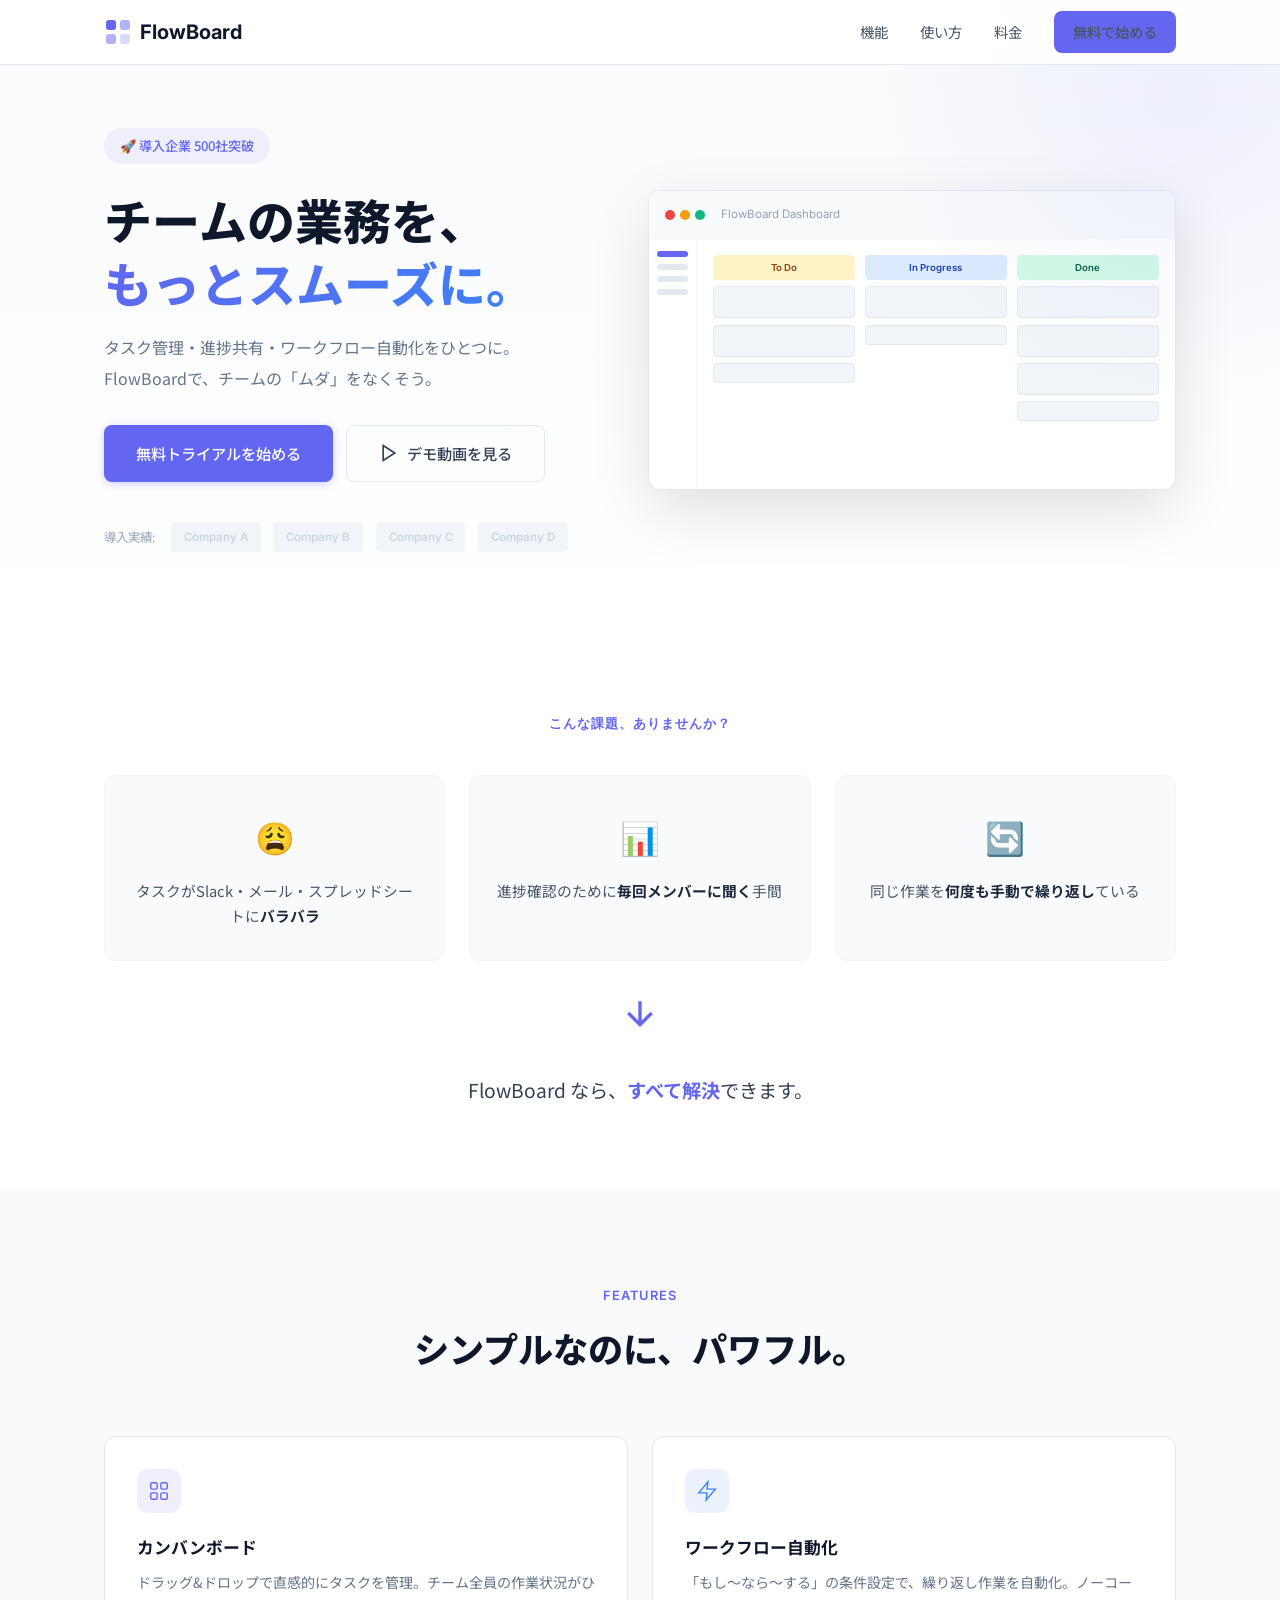
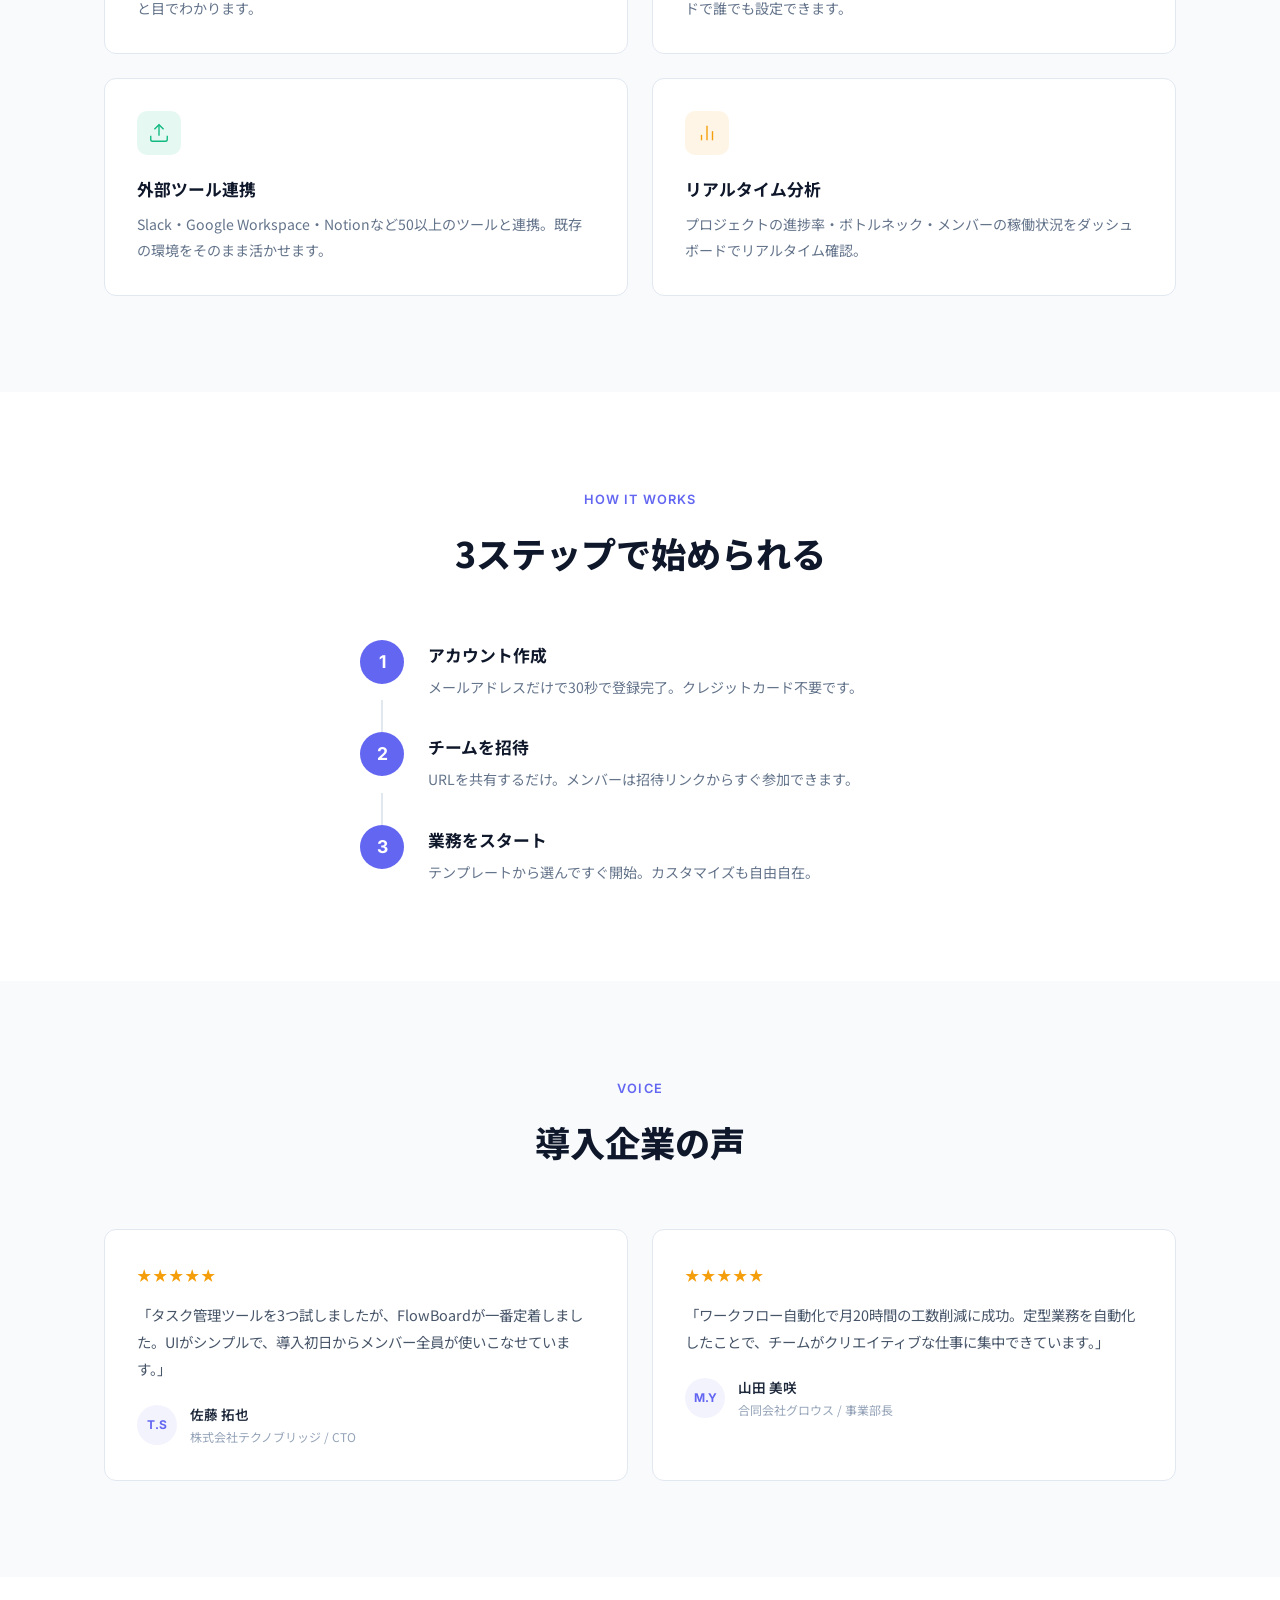
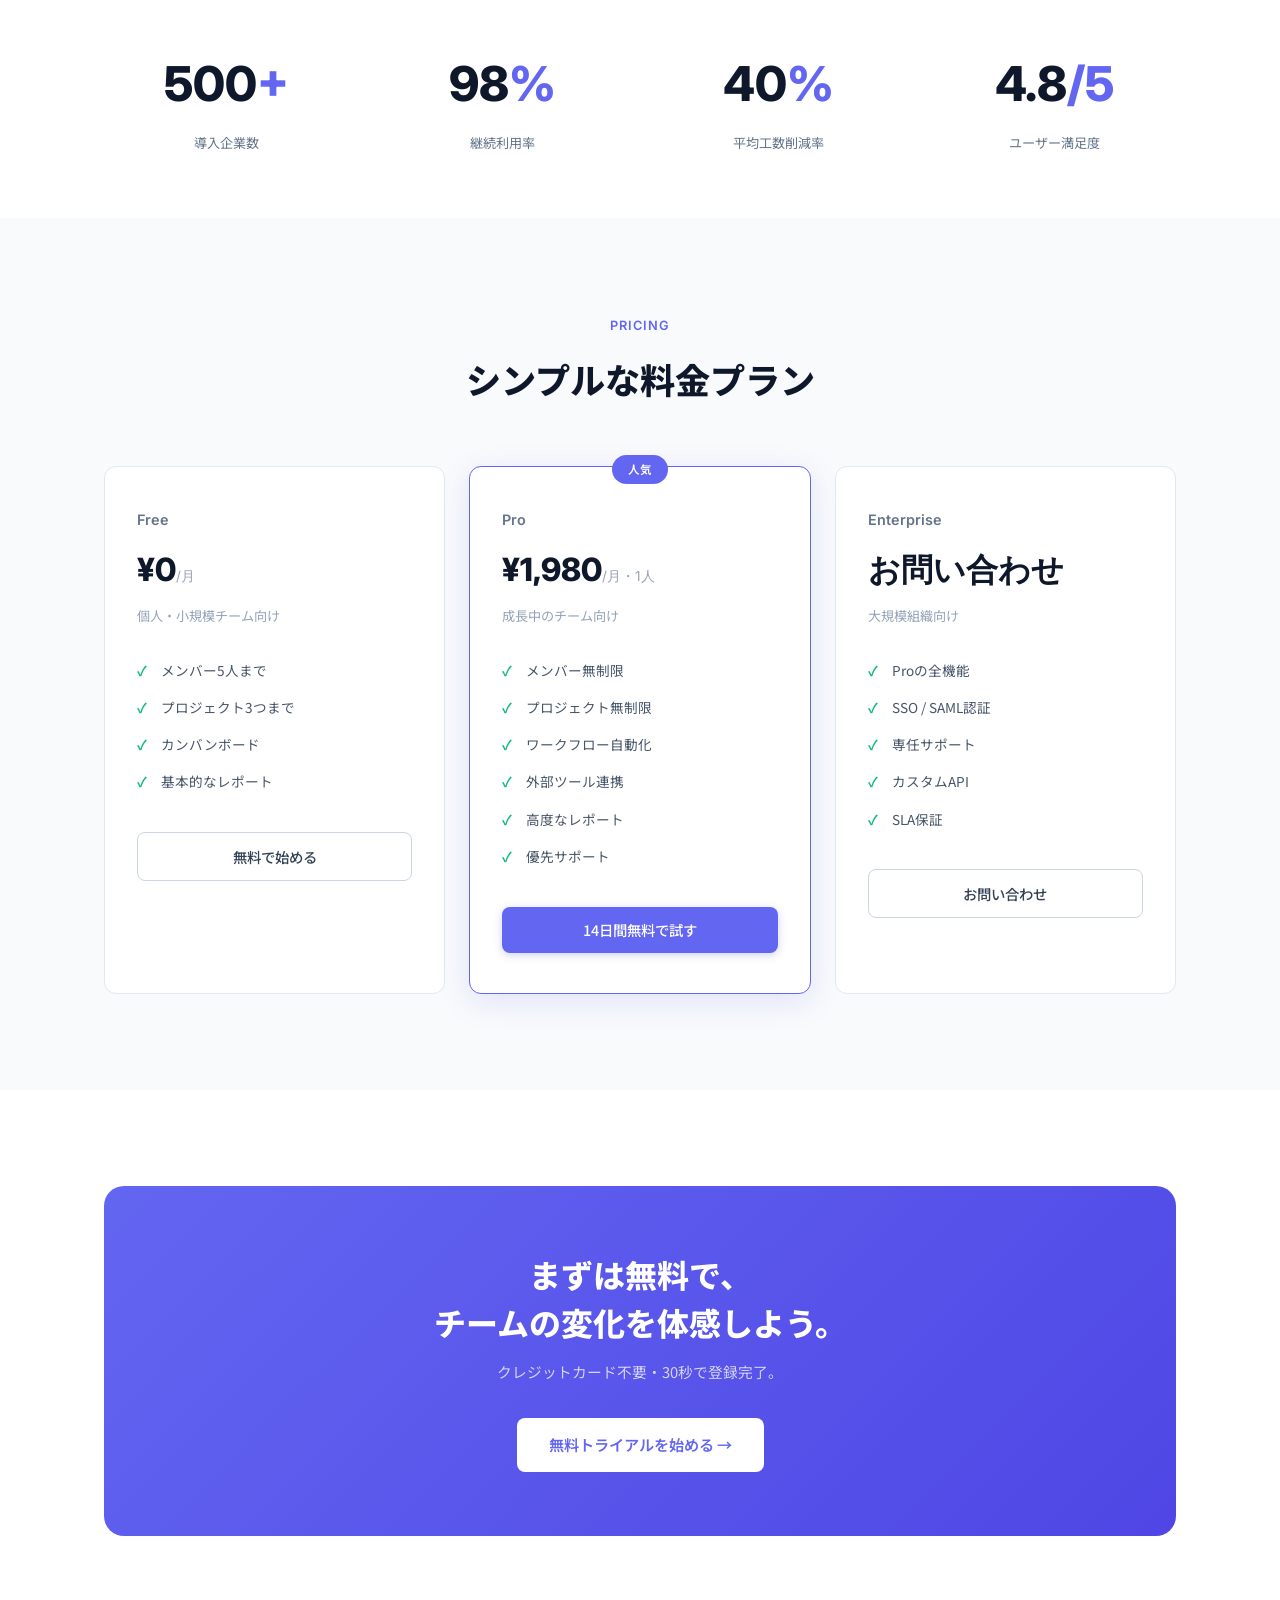
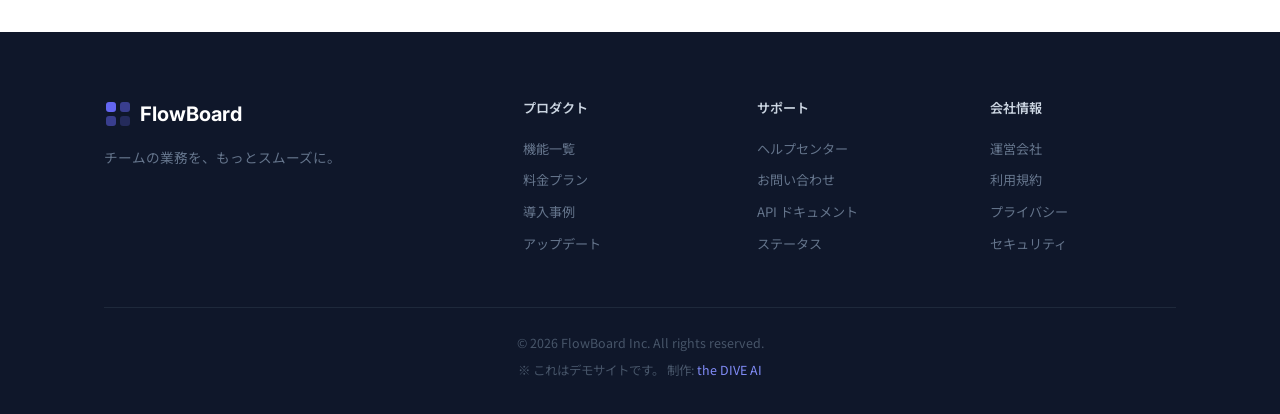
<file: works/lp-demo/index.html>
<!DOCTYPE html>
<html lang="ja">
<head>
  <meta charset="UTF-8">
  <meta name="viewport" content="width=device-width, initial-scale=1.0">
  <title>FlowBoard — チームの業務を、もっとスムーズに。</title>
  <link rel="stylesheet" href="css/style.css">
  <link rel="preconnect" href="https://fonts.googleapis.com">
  <link rel="preconnect" href="https://fonts.gstatic.com" crossorigin>
  <link href="https://fonts.googleapis.com/css2?family=Inter:wght@300;400;500;600;700;800&family=Noto+Sans+JP:wght@300;400;500;700&display=swap" rel="stylesheet">
</head>
<body>

  <nav class="nav">
    <div class="container nav-inner">
      <a href="#" class="logo">
        <span class="logo-icon">
          <svg viewBox="0 0 28 28" fill="none">
            <rect x="2" y="2" width="10" height="10" rx="3" fill="#6366f1"/>
            <rect x="16" y="2" width="10" height="10" rx="3" fill="#6366f1" opacity="0.5"/>
            <rect x="2" y="16" width="10" height="10" rx="3" fill="#6366f1" opacity="0.5"/>
            <rect x="16" y="16" width="10" height="10" rx="3" fill="#6366f1" opacity="0.25"/>
          </svg>
        </span>
        FlowBoard
      </a>
      <div class="nav-links">
        <a href="#features">機能</a>
        <a href="#flow">使い方</a>
        <a href="#pricing">料金</a>
        <a href="#" class="btn btn-nav">無料で始める</a>
      </div>
    </div>
  </nav>

  <!-- Hero -->
  <section class="hero">
    <div class="container">
      <div class="hero-grid">
        <div class="hero-text">
          <div class="hero-badge">🚀 導入企業 500社突破</div>
          <h1>チームの業務を、<br><span class="text-gradient">もっとスムーズに。</span></h1>
          <p class="hero-desc">タスク管理・進捗共有・ワークフロー自動化をひとつに。<br>FlowBoardで、チームの「ムダ」をなくそう。</p>
          <div class="hero-actions">
            <a href="#" class="btn btn-primary btn-lg">無料トライアルを始める</a>
            <a href="#" class="btn btn-ghost btn-lg">
              <svg width="20" height="20" viewBox="0 0 24 24" fill="none" stroke="currentColor" stroke-width="2"><polygon points="5 3 19 12 5 21 5 3"/></svg>
              デモ動画を見る
            </a>
          </div>
          <div class="hero-trust">
            <span>導入実績:</span>
            <div class="trust-logos">
              <div class="trust-logo-placeholder">Company A</div>
              <div class="trust-logo-placeholder">Company B</div>
              <div class="trust-logo-placeholder">Company C</div>
              <div class="trust-logo-placeholder">Company D</div>
            </div>
          </div>
        </div>
        <div class="hero-visual">
          <div class="dashboard-mock">
            <div class="mock-header">
              <div class="mock-dots"><span></span><span></span><span></span></div>
              <div class="mock-title">FlowBoard Dashboard</div>
            </div>
            <div class="mock-body">
              <div class="mock-sidebar">
                <div class="mock-sidebar-item active"></div>
                <div class="mock-sidebar-item"></div>
                <div class="mock-sidebar-item"></div>
                <div class="mock-sidebar-item"></div>
              </div>
              <div class="mock-content">
                <div class="mock-kanban">
                  <div class="mock-column">
                    <div class="mock-col-header todo">To Do</div>
                    <div class="mock-card"></div>
                    <div class="mock-card"></div>
                    <div class="mock-card short"></div>
                  </div>
                  <div class="mock-column">
                    <div class="mock-col-header progress">In Progress</div>
                    <div class="mock-card"></div>
                    <div class="mock-card short"></div>
                  </div>
                  <div class="mock-column">
                    <div class="mock-col-header done">Done</div>
                    <div class="mock-card"></div>
                    <div class="mock-card"></div>
                    <div class="mock-card"></div>
                    <div class="mock-card short"></div>
                  </div>
                </div>
              </div>
            </div>
          </div>
        </div>
      </div>
    </div>
    <div class="hero-bg-gradient"></div>
  </section>

  <!-- Pain Points -->
  <section class="pain">
    <div class="container">
      <div class="pain-header reveal">
        <p class="section-label">こんな課題、ありませんか？</p>
      </div>
      <div class="pain-grid">
        <div class="pain-card reveal">
          <div class="pain-emoji">😩</div>
          <p>タスクがSlack・メール・スプレッドシートに<strong>バラバラ</strong></p>
        </div>
        <div class="pain-card reveal">
          <div class="pain-emoji">📊</div>
          <p>進捗確認のために<strong>毎回メンバーに聞く</strong>手間</p>
        </div>
        <div class="pain-card reveal">
          <div class="pain-emoji">🔄</div>
          <p>同じ作業を<strong>何度も手動で繰り返し</strong>ている</p>
        </div>
      </div>
      <div class="pain-arrow reveal">
        <svg width="40" height="40" viewBox="0 0 24 24" fill="none" stroke="currentColor" stroke-width="2"><path d="M12 5v14M19 12l-7 7-7-7"/></svg>
      </div>
      <p class="pain-solution reveal">FlowBoard なら、<strong>すべて解決</strong>できます。</p>
    </div>
  </section>

  <!-- Features -->
  <section class="features" id="features">
    <div class="container">
      <div class="section-header reveal">
        <p class="section-label">Features</p>
        <h2>シンプルなのに、パワフル。</h2>
      </div>
      <div class="features-grid">
        <div class="feature-card reveal">
          <div class="feature-icon purple">
            <svg viewBox="0 0 24 24" fill="none" stroke="currentColor" stroke-width="1.5">
              <rect x="3" y="3" width="7" height="7" rx="1.5"/><rect x="14" y="3" width="7" height="7" rx="1.5"/>
              <rect x="3" y="14" width="7" height="7" rx="1.5"/><rect x="14" y="14" width="7" height="7" rx="1.5"/>
            </svg>
          </div>
          <h3>カンバンボード</h3>
          <p>ドラッグ&ドロップで直感的にタスクを管理。チーム全員の作業状況がひと目でわかります。</p>
        </div>
        <div class="feature-card reveal">
          <div class="feature-icon blue">
            <svg viewBox="0 0 24 24" fill="none" stroke="currentColor" stroke-width="1.5">
              <path d="M13 2L3 14h9l-1 8 10-12h-9l1-8z"/>
            </svg>
          </div>
          <h3>ワークフロー自動化</h3>
          <p>「もし〜なら〜する」の条件設定で、繰り返し作業を自動化。ノーコードで誰でも設定できます。</p>
        </div>
        <div class="feature-card reveal">
          <div class="feature-icon green">
            <svg viewBox="0 0 24 24" fill="none" stroke="currentColor" stroke-width="1.5">
              <path d="M21 15v4a2 2 0 0 1-2 2H5a2 2 0 0 1-2-2v-4"/>
              <polyline points="17 8 12 3 7 8"/><line x1="12" y1="3" x2="12" y2="15"/>
            </svg>
          </div>
          <h3>外部ツール連携</h3>
          <p>Slack・Google Workspace・Notionなど50以上のツールと連携。既存の環境をそのまま活かせます。</p>
        </div>
        <div class="feature-card reveal">
          <div class="feature-icon orange">
            <svg viewBox="0 0 24 24" fill="none" stroke="currentColor" stroke-width="1.5">
              <path d="M18 20V10"/><path d="M12 20V4"/><path d="M6 20v-6"/>
            </svg>
          </div>
          <h3>リアルタイム分析</h3>
          <p>プロジェクトの進捗率・ボトルネック・メンバーの稼働状況をダッシュボードでリアルタイム確認。</p>
        </div>
      </div>
    </div>
  </section>

  <!-- How it works -->
  <section class="flow" id="flow">
    <div class="container">
      <div class="section-header reveal">
        <p class="section-label">How it works</p>
        <h2>3ステップで始められる</h2>
      </div>
      <div class="steps">
        <div class="step reveal">
          <div class="step-number">1</div>
          <div class="step-content">
            <h3>アカウント作成</h3>
            <p>メールアドレスだけで30秒で登録完了。クレジットカード不要です。</p>
          </div>
        </div>
        <div class="step-line"></div>
        <div class="step reveal">
          <div class="step-number">2</div>
          <div class="step-content">
            <h3>チームを招待</h3>
            <p>URLを共有するだけ。メンバーは招待リンクからすぐ参加できます。</p>
          </div>
        </div>
        <div class="step-line"></div>
        <div class="step reveal">
          <div class="step-number">3</div>
          <div class="step-content">
            <h3>業務をスタート</h3>
            <p>テンプレートから選んですぐ開始。カスタマイズも自由自在。</p>
          </div>
        </div>
      </div>
    </div>
  </section>

  <!-- Social proof -->
  <section class="proof">
    <div class="container">
      <div class="section-header reveal">
        <p class="section-label">Voice</p>
        <h2>導入企業の声</h2>
      </div>
      <div class="testimonials">
        <div class="testimonial reveal">
          <div class="testimonial-stars">★★★★★</div>
          <p class="testimonial-text">「タスク管理ツールを3つ試しましたが、FlowBoardが一番定着しました。UIがシンプルで、導入初日からメンバー全員が使いこなせています。」</p>
          <div class="testimonial-author">
            <div class="author-avatar">T.S</div>
            <div>
              <div class="author-name">佐藤 拓也</div>
              <div class="author-role">株式会社テクノブリッジ / CTO</div>
            </div>
          </div>
        </div>
        <div class="testimonial reveal">
          <div class="testimonial-stars">★★★★★</div>
          <p class="testimonial-text">「ワークフロー自動化で月20時間の工数削減に成功。定型業務を自動化したことで、チームがクリエイティブな仕事に集中できています。」</p>
          <div class="testimonial-author">
            <div class="author-avatar">M.Y</div>
            <div>
              <div class="author-name">山田 美咲</div>
              <div class="author-role">合同会社グロウス / 事業部長</div>
            </div>
          </div>
        </div>
      </div>
    </div>
  </section>

  <!-- Numbers -->
  <section class="numbers">
    <div class="container">
      <div class="numbers-grid reveal">
        <div class="number-item">
          <div class="number-value">500<span>+</span></div>
          <div class="number-label">導入企業数</div>
        </div>
        <div class="number-item">
          <div class="number-value">98<span>%</span></div>
          <div class="number-label">継続利用率</div>
        </div>
        <div class="number-item">
          <div class="number-value">40<span>%</span></div>
          <div class="number-label">平均工数削減率</div>
        </div>
        <div class="number-item">
          <div class="number-value">4.8<span>/5</span></div>
          <div class="number-label">ユーザー満足度</div>
        </div>
      </div>
    </div>
  </section>

  <!-- Pricing -->
  <section class="pricing" id="pricing">
    <div class="container">
      <div class="section-header reveal">
        <p class="section-label">Pricing</p>
        <h2>シンプルな料金プラン</h2>
      </div>
      <div class="pricing-grid">
        <div class="pricing-card reveal">
          <div class="pricing-name">Free</div>
          <div class="pricing-price">¥0<span>/月</span></div>
          <p class="pricing-desc">個人・小規模チーム向け</p>
          <ul class="pricing-features">
            <li>メンバー5人まで</li>
            <li>プロジェクト3つまで</li>
            <li>カンバンボード</li>
            <li>基本的なレポート</li>
          </ul>
          <a href="#" class="btn btn-outline-dark btn-full">無料で始める</a>
        </div>
        <div class="pricing-card popular reveal">
          <div class="pricing-popular-badge">人気</div>
          <div class="pricing-name">Pro</div>
          <div class="pricing-price">¥1,980<span>/月・1人</span></div>
          <p class="pricing-desc">成長中のチーム向け</p>
          <ul class="pricing-features">
            <li>メンバー無制限</li>
            <li>プロジェクト無制限</li>
            <li>ワークフロー自動化</li>
            <li>外部ツール連携</li>
            <li>高度なレポート</li>
            <li>優先サポート</li>
          </ul>
          <a href="#" class="btn btn-primary btn-full">14日間無料で試す</a>
        </div>
        <div class="pricing-card reveal">
          <div class="pricing-name">Enterprise</div>
          <div class="pricing-price">お問い合わせ</div>
          <p class="pricing-desc">大規模組織向け</p>
          <ul class="pricing-features">
            <li>Proの全機能</li>
            <li>SSO / SAML認証</li>
            <li>専任サポート</li>
            <li>カスタムAPI</li>
            <li>SLA保証</li>
          </ul>
          <a href="#" class="btn btn-outline-dark btn-full">お問い合わせ</a>
        </div>
      </div>
    </div>
  </section>

  <!-- CTA -->
  <section class="cta">
    <div class="container">
      <div class="cta-box reveal">
        <h2>まずは無料で、<br>チームの変化を体感しよう。</h2>
        <p>クレジットカード不要・30秒で登録完了。</p>
        <a href="#" class="btn btn-white btn-lg">無料トライアルを始める →</a>
      </div>
    </div>
  </section>

  <!-- Footer -->
  <footer class="footer">
    <div class="container">
      <div class="footer-grid">
        <div class="footer-brand">
          <div class="logo">
            <span class="logo-icon">
              <svg viewBox="0 0 28 28" fill="none">
                <rect x="2" y="2" width="10" height="10" rx="3" fill="#6366f1"/>
                <rect x="16" y="2" width="10" height="10" rx="3" fill="#6366f1" opacity="0.5"/>
                <rect x="2" y="16" width="10" height="10" rx="3" fill="#6366f1" opacity="0.5"/>
                <rect x="16" y="16" width="10" height="10" rx="3" fill="#6366f1" opacity="0.25"/>
              </svg>
            </span>
            FlowBoard
          </div>
          <p>チームの業務を、もっとスムーズに。</p>
        </div>
        <div class="footer-links">
          <h4>プロダクト</h4>
          <a href="#">機能一覧</a>
          <a href="#">料金プラン</a>
          <a href="#">導入事例</a>
          <a href="#">アップデート</a>
        </div>
        <div class="footer-links">
          <h4>サポート</h4>
          <a href="#">ヘルプセンター</a>
          <a href="#">お問い合わせ</a>
          <a href="#">API ドキュメント</a>
          <a href="#">ステータス</a>
        </div>
        <div class="footer-links">
          <h4>会社情報</h4>
          <a href="#">運営会社</a>
          <a href="#">利用規約</a>
          <a href="#">プライバシー</a>
          <a href="#">セキュリティ</a>
        </div>
      </div>
      <div class="footer-bottom">
        <p>&copy; 2026 FlowBoard Inc. All rights reserved.</p>
        <p class="footer-demo">※ これはデモサイトです。 制作: <a href="../../index.html">the DIVE AI</a></p>
      </div>
    </div>
  </footer>

  <script src="js/main.js"></script>
</body>
</html>
</file>
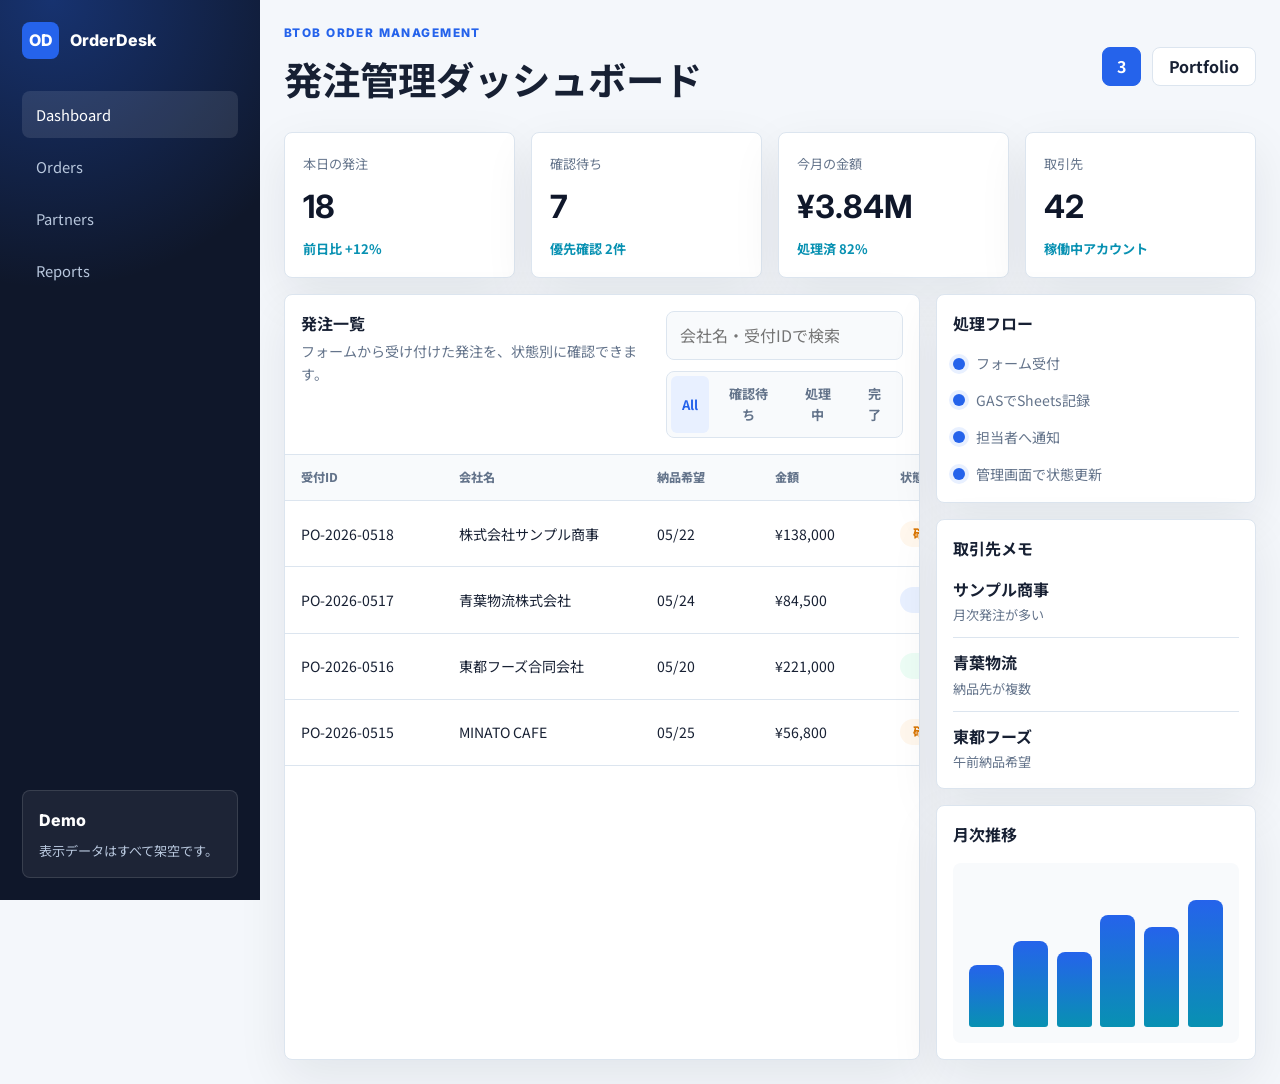
<file: works/order-dashboard-app/index.html>
<!DOCTYPE html>
<html lang="ja">
<head>
  <meta charset="UTF-8">
  <meta name="viewport" content="width=device-width, initial-scale=1.0">
  <title>BtoB Order Dashboard | Web App Demo</title>
  <link rel="stylesheet" href="css/style.css">
  <link rel="preconnect" href="https://fonts.googleapis.com">
  <link rel="preconnect" href="https://fonts.gstatic.com" crossorigin>
  <link href="https://fonts.googleapis.com/css2?family=Inter:wght@400;500;600;700;800&family=Noto+Sans+JP:wght@400;500;700&display=swap" rel="stylesheet">
</head>
<body>
  <aside class="sidebar">
    <a class="logo" href="../../index.html#gallery">
      <span>OD</span>
      OrderDesk
    </a>
    <nav class="side-nav" aria-label="アプリメニュー">
      <a class="active" href="#dashboard">Dashboard</a>
      <a href="#orders">Orders</a>
      <a href="#partners">Partners</a>
      <a href="#reports">Reports</a>
    </nav>
    <div class="side-note">
      <span>Demo</span>
      <p>表示データはすべて架空です。</p>
    </div>
  </aside>

  <main class="app-shell">
    <header class="topbar">
      <div>
        <p class="eyebrow">BtoB Order Management</p>
        <h1>発注管理ダッシュボード</h1>
      </div>
      <div class="top-actions">
        <button class="icon-button" type="button" aria-label="通知">3</button>
        <a class="back-link" href="../../index.html#gallery">Portfolio</a>
      </div>
    </header>

    <section class="summary-grid" id="dashboard" aria-label="サマリー">
      <article class="summary-card">
        <span>本日の発注</span>
        <strong>18</strong>
        <p>前日比 +12%</p>
      </article>
      <article class="summary-card">
        <span>確認待ち</span>
        <strong>7</strong>
        <p>優先確認 2件</p>
      </article>
      <article class="summary-card">
        <span>今月の金額</span>
        <strong>¥3.84M</strong>
        <p>処理済 82%</p>
      </article>
      <article class="summary-card">
        <span>取引先</span>
        <strong>42</strong>
        <p>稼働中アカウント</p>
      </article>
    </section>

    <section class="workspace">
      <div class="orders-panel" id="orders">
        <div class="panel-head">
          <div>
            <h2>発注一覧</h2>
            <p>フォームから受け付けた発注を、状態別に確認できます。</p>
          </div>
          <div class="controls">
            <input id="searchInput" type="search" placeholder="会社名・受付IDで検索">
            <div class="segment" aria-label="ステータスフィルター">
              <button class="active" type="button" data-filter="all">All</button>
              <button type="button" data-filter="pending">確認待ち</button>
              <button type="button" data-filter="processing">処理中</button>
              <button type="button" data-filter="done">完了</button>
            </div>
          </div>
        </div>

        <div class="table" role="table" aria-label="発注一覧">
          <div class="table-row table-head" role="row">
            <span>受付ID</span>
            <span>会社名</span>
            <span>納品希望</span>
            <span>金額</span>
            <span>状態</span>
            <span></span>
          </div>
          <div class="table-row order-row" role="row" data-status="pending" data-keyword="po-2026-0518 サンプル商事">
            <span>PO-2026-0518</span>
            <span>株式会社サンプル商事</span>
            <span>05/22</span>
            <span>¥138,000</span>
            <span><mark class="status pending">確認待ち</mark></span>
            <button type="button" data-detail="株式会社サンプル商事 / 業務用パッケージA 24個 / 補充パーツB 12個">詳細</button>
          </div>
          <div class="table-row order-row" role="row" data-status="processing" data-keyword="po-2026-0517 青葉物流">
            <span>PO-2026-0517</span>
            <span>青葉物流株式会社</span>
            <span>05/24</span>
            <span>¥84,500</span>
            <span><mark class="status processing">処理中</mark></span>
            <button type="button" data-detail="青葉物流株式会社 / 定期補充セット 10箱 / 納品先: 千葉倉庫">詳細</button>
          </div>
          <div class="table-row order-row" role="row" data-status="done" data-keyword="po-2026-0516 東都フーズ">
            <span>PO-2026-0516</span>
            <span>東都フーズ合同会社</span>
            <span>05/20</span>
            <span>¥221,000</span>
            <span><mark class="status done">完了</mark></span>
            <button type="button" data-detail="東都フーズ合同会社 / 大口発注プラン / 担当者確認済み">詳細</button>
          </div>
          <div class="table-row order-row" role="row" data-status="pending" data-keyword="po-2026-0515 minato cafe">
            <span>PO-2026-0515</span>
            <span>MINATO CAFE</span>
            <span>05/25</span>
            <span>¥56,800</span>
            <span><mark class="status pending">確認待ち</mark></span>
            <button type="button" data-detail="MINATO CAFE / 小口発注 / 備考あり">詳細</button>
          </div>
        </div>
      </div>

      <aside class="right-panel">
        <section class="card">
          <h2>処理フロー</h2>
          <ol class="timeline">
            <li><span></span>フォーム受付</li>
            <li><span></span>GASでSheets記録</li>
            <li><span></span>担当者へ通知</li>
            <li><span></span>管理画面で状態更新</li>
          </ol>
        </section>
        <section class="card" id="partners">
          <h2>取引先メモ</h2>
          <div class="partner-list">
            <p><strong>サンプル商事</strong><span>月次発注が多い</span></p>
            <p><strong>青葉物流</strong><span>納品先が複数</span></p>
            <p><strong>東都フーズ</strong><span>午前納品希望</span></p>
          </div>
        </section>
        <section class="card" id="reports">
          <h2>月次推移</h2>
          <div class="bars" aria-label="月次発注金額の棒グラフ">
            <span style="height:42%"></span>
            <span style="height:58%"></span>
            <span style="height:51%"></span>
            <span style="height:76%"></span>
            <span style="height:68%"></span>
            <span style="height:86%"></span>
          </div>
        </section>
      </aside>
    </section>
  </main>

  <dialog class="detail-dialog" id="detailDialog">
    <div class="dialog-head">
      <h2>発注詳細</h2>
      <button type="button" id="closeDialog" aria-label="閉じる">×</button>
    </div>
    <p id="detailText"></p>
    <div class="dialog-actions">
      <button type="button" class="secondary" id="closeDialogBottom">閉じる</button>
      <button type="button" class="primary">確認済みにする</button>
    </div>
  </dialog>

  <script src="js/main.js"></script>
</body>
</html>
</file>
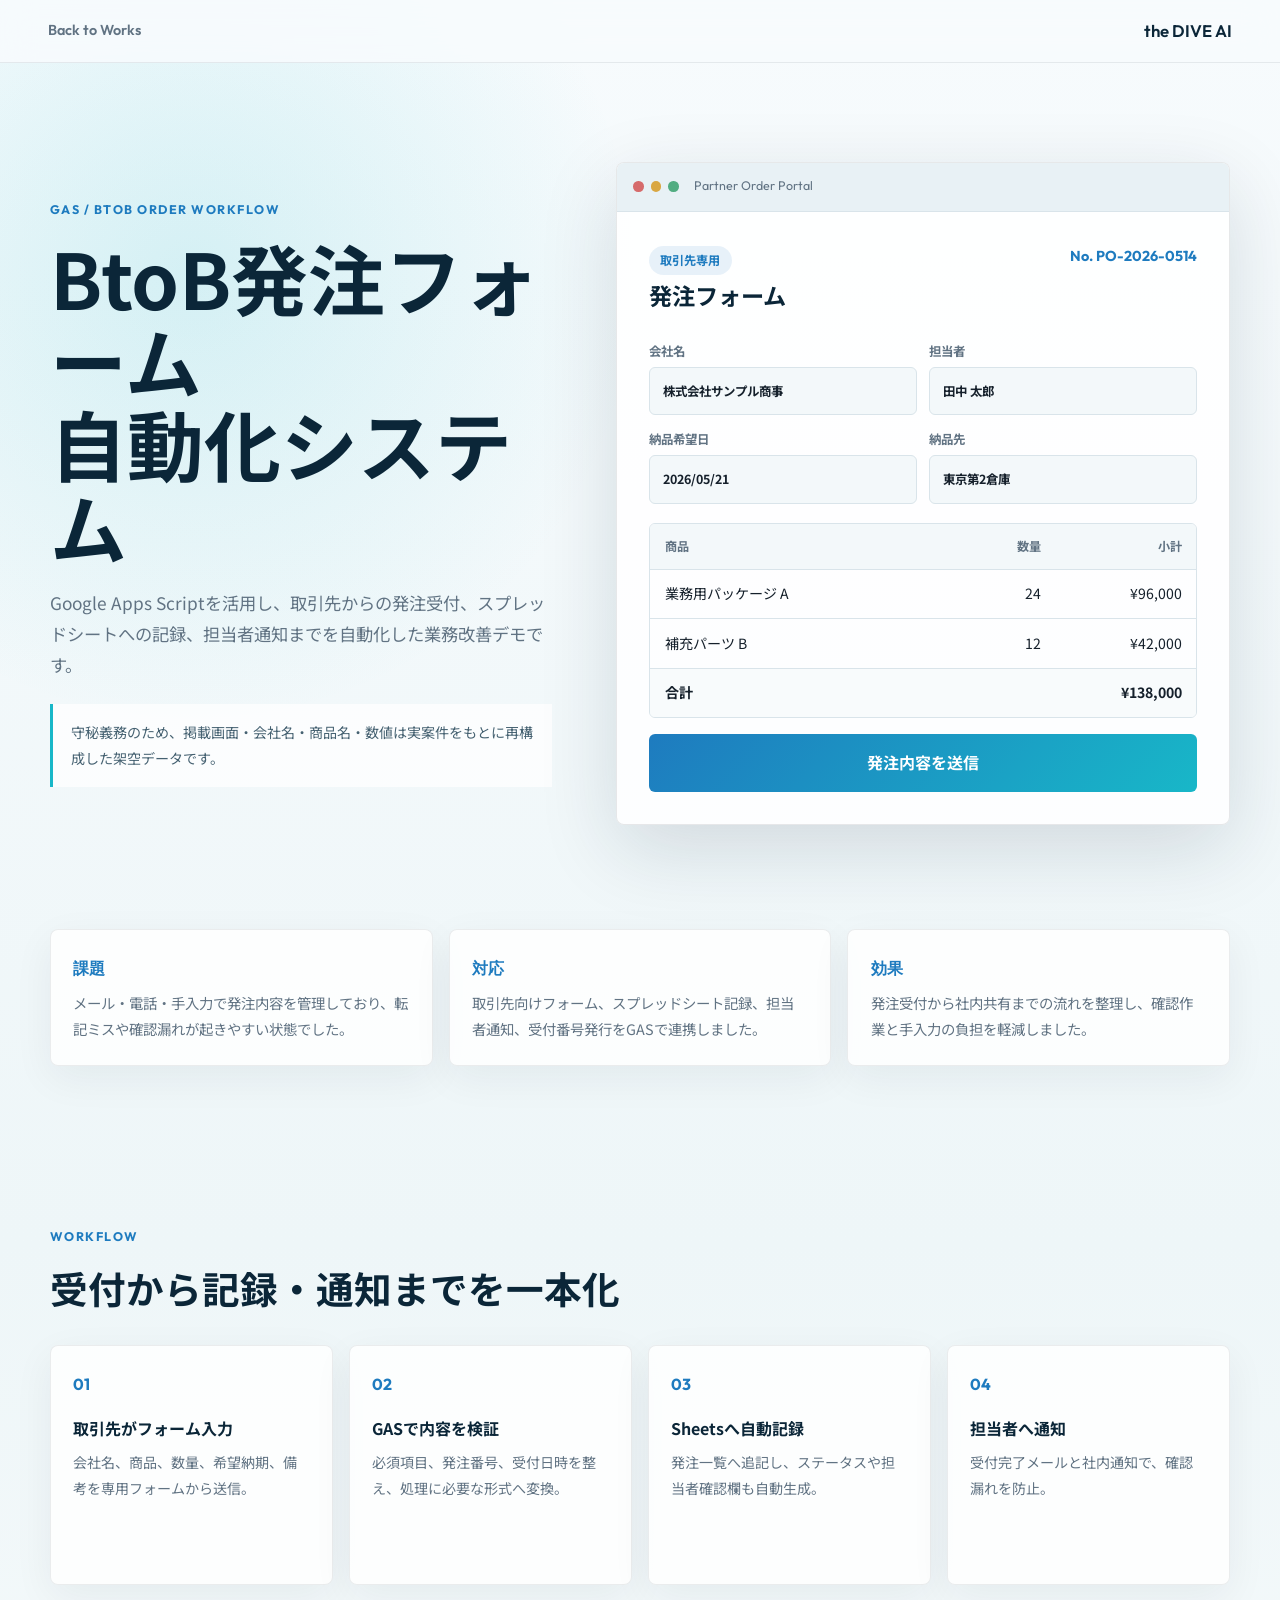
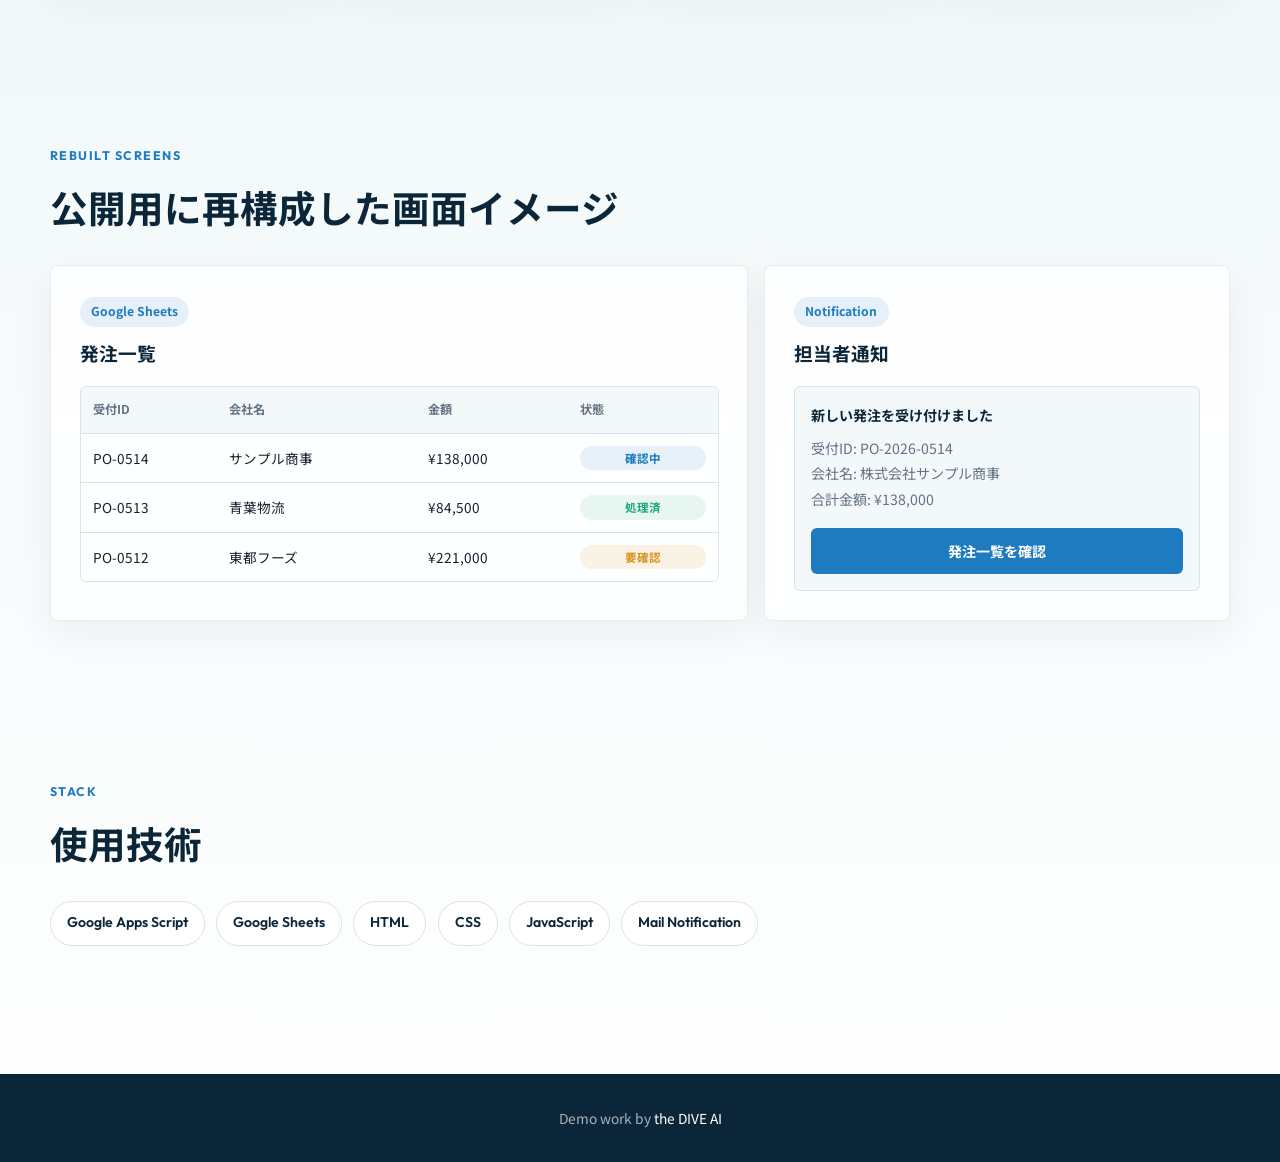
<file: works/order-form-gas/index.html>
<!DOCTYPE html>
<html lang="ja">
<head>
  <meta charset="UTF-8">
  <meta name="viewport" content="width=device-width, initial-scale=1.0">
  <title>BtoB Order Form Automation | the DIVE AI</title>
  <link rel="stylesheet" href="css/style.css">
  <link rel="preconnect" href="https://fonts.googleapis.com">
  <link rel="preconnect" href="https://fonts.gstatic.com" crossorigin>
  <link href="https://fonts.googleapis.com/css2?family=Noto+Sans+JP:wght@300;400;500;700&family=Outfit:wght@400;500;600;700&display=swap" rel="stylesheet">
</head>
<body>
  <header class="topbar">
    <a href="../../index.html#gallery" class="back-link">Back to Works</a>
    <a href="../../index.html" class="brand">the DIVE AI</a>
  </header>

  <main>
    <section class="hero">
      <div class="hero-copy">
        <p class="eyebrow">GAS / BtoB Order Workflow</p>
        <h1>BtoB発注フォーム<br>自動化システム</h1>
        <p class="lead">Google Apps Scriptを活用し、取引先からの発注受付、スプレッドシートへの記録、担当者通知までを自動化した業務改善デモです。</p>
        <div class="notice">守秘義務のため、掲載画面・会社名・商品名・数値は実案件をもとに再構成した架空データです。</div>
      </div>

      <div class="product-frame" aria-label="発注フォームのデモ画面">
        <div class="window-bar">
          <span></span><span></span><span></span>
          <p>Partner Order Portal</p>
        </div>
        <div class="order-panel">
          <div class="panel-heading">
            <div>
              <span class="status-pill">取引先専用</span>
              <h2>発注フォーム</h2>
            </div>
            <strong>No. PO-2026-0514</strong>
          </div>
          <div class="form-grid">
            <label>会社名<input type="text" value="株式会社サンプル商事" readonly></label>
            <label>担当者<input type="text" value="田中 太郎" readonly></label>
            <label>納品希望日<input type="text" value="2026/05/21" readonly></label>
            <label>納品先<input type="text" value="東京第2倉庫" readonly></label>
          </div>
          <div class="order-lines">
            <div class="line header"><span>商品</span><span>数量</span><span>小計</span></div>
            <div class="line"><span>業務用パッケージ A</span><span>24</span><span>¥96,000</span></div>
            <div class="line"><span>補充パーツ B</span><span>12</span><span>¥42,000</span></div>
            <div class="line total"><span>合計</span><span></span><span>¥138,000</span></div>
          </div>
          <button class="submit-demo" type="button">発注内容を送信</button>
        </div>
      </div>
    </section>

    <section class="summary">
      <div class="summary-card">
        <span>課題</span>
        <p>メール・電話・手入力で発注内容を管理しており、転記ミスや確認漏れが起きやすい状態でした。</p>
      </div>
      <div class="summary-card">
        <span>対応</span>
        <p>取引先向けフォーム、スプレッドシート記録、担当者通知、受付番号発行をGASで連携しました。</p>
      </div>
      <div class="summary-card">
        <span>効果</span>
        <p>発注受付から社内共有までの流れを整理し、確認作業と手入力の負担を軽減しました。</p>
      </div>
    </section>

    <section class="workflow">
      <div class="section-head">
        <p class="eyebrow">Workflow</p>
        <h2>受付から記録・通知までを一本化</h2>
      </div>
      <div class="flow-grid">
        <div class="flow-step">
          <span>01</span>
          <h3>取引先がフォーム入力</h3>
          <p>会社名、商品、数量、希望納期、備考を専用フォームから送信。</p>
        </div>
        <div class="flow-step">
          <span>02</span>
          <h3>GASで内容を検証</h3>
          <p>必須項目、発注番号、受付日時を整え、処理に必要な形式へ変換。</p>
        </div>
        <div class="flow-step">
          <span>03</span>
          <h3>Sheetsへ自動記録</h3>
          <p>発注一覧へ追記し、ステータスや担当者確認欄も自動生成。</p>
        </div>
        <div class="flow-step">
          <span>04</span>
          <h3>担当者へ通知</h3>
          <p>受付完了メールと社内通知で、確認漏れを防止。</p>
        </div>
      </div>
    </section>

    <section class="screens">
      <div class="section-head">
        <p class="eyebrow">Rebuilt Screens</p>
        <h2>公開用に再構成した画面イメージ</h2>
      </div>
      <div class="screen-grid">
        <article class="sheet-card">
          <div class="card-label">Google Sheets</div>
          <h3>発注一覧</h3>
          <div class="sheet-table">
            <div class="sheet-row head"><span>受付ID</span><span>会社名</span><span>金額</span><span>状態</span></div>
            <div class="sheet-row"><span>PO-0514</span><span>サンプル商事</span><span>¥138,000</span><span class="tag blue">確認中</span></div>
            <div class="sheet-row"><span>PO-0513</span><span>青葉物流</span><span>¥84,500</span><span class="tag green">処理済</span></div>
            <div class="sheet-row"><span>PO-0512</span><span>東都フーズ</span><span>¥221,000</span><span class="tag amber">要確認</span></div>
          </div>
        </article>
        <article class="mail-card">
          <div class="card-label">Notification</div>
          <h3>担当者通知</h3>
          <div class="mail-box">
            <p class="mail-title">新しい発注を受け付けました</p>
            <p>受付ID: PO-2026-0514</p>
            <p>会社名: 株式会社サンプル商事</p>
            <p>合計金額: ¥138,000</p>
            <div class="mail-action">発注一覧を確認</div>
          </div>
        </article>
      </div>
    </section>

    <section class="tech">
      <div class="section-head">
        <p class="eyebrow">Stack</p>
        <h2>使用技術</h2>
      </div>
      <div class="tech-list">
        <span>Google Apps Script</span>
        <span>Google Sheets</span>
        <span>HTML</span>
        <span>CSS</span>
        <span>JavaScript</span>
        <span>Mail Notification</span>
      </div>
    </section>
  </main>

  <footer class="footer">
    <p>Demo work by <a href="../../index.html">the DIVE AI</a></p>
  </footer>

  <script src="js/main.js"></script>
</body>
</html>
</file>
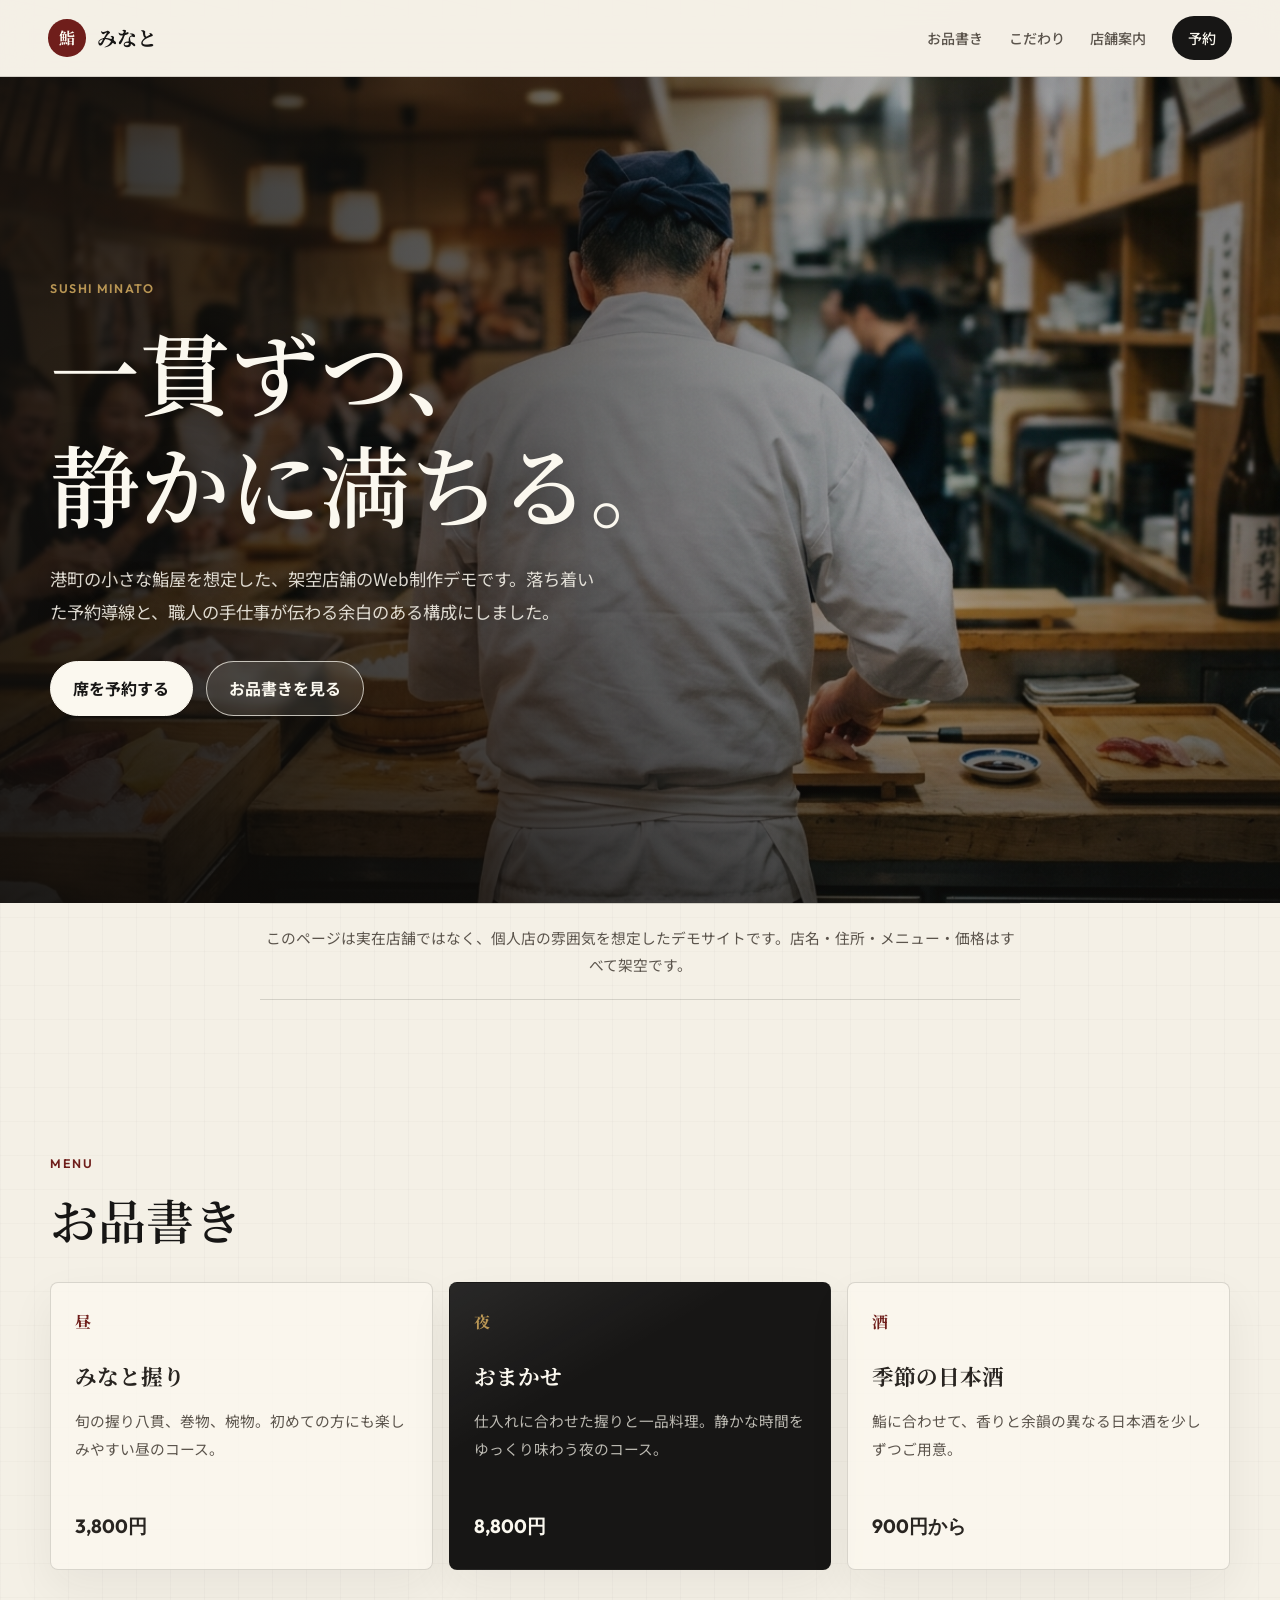
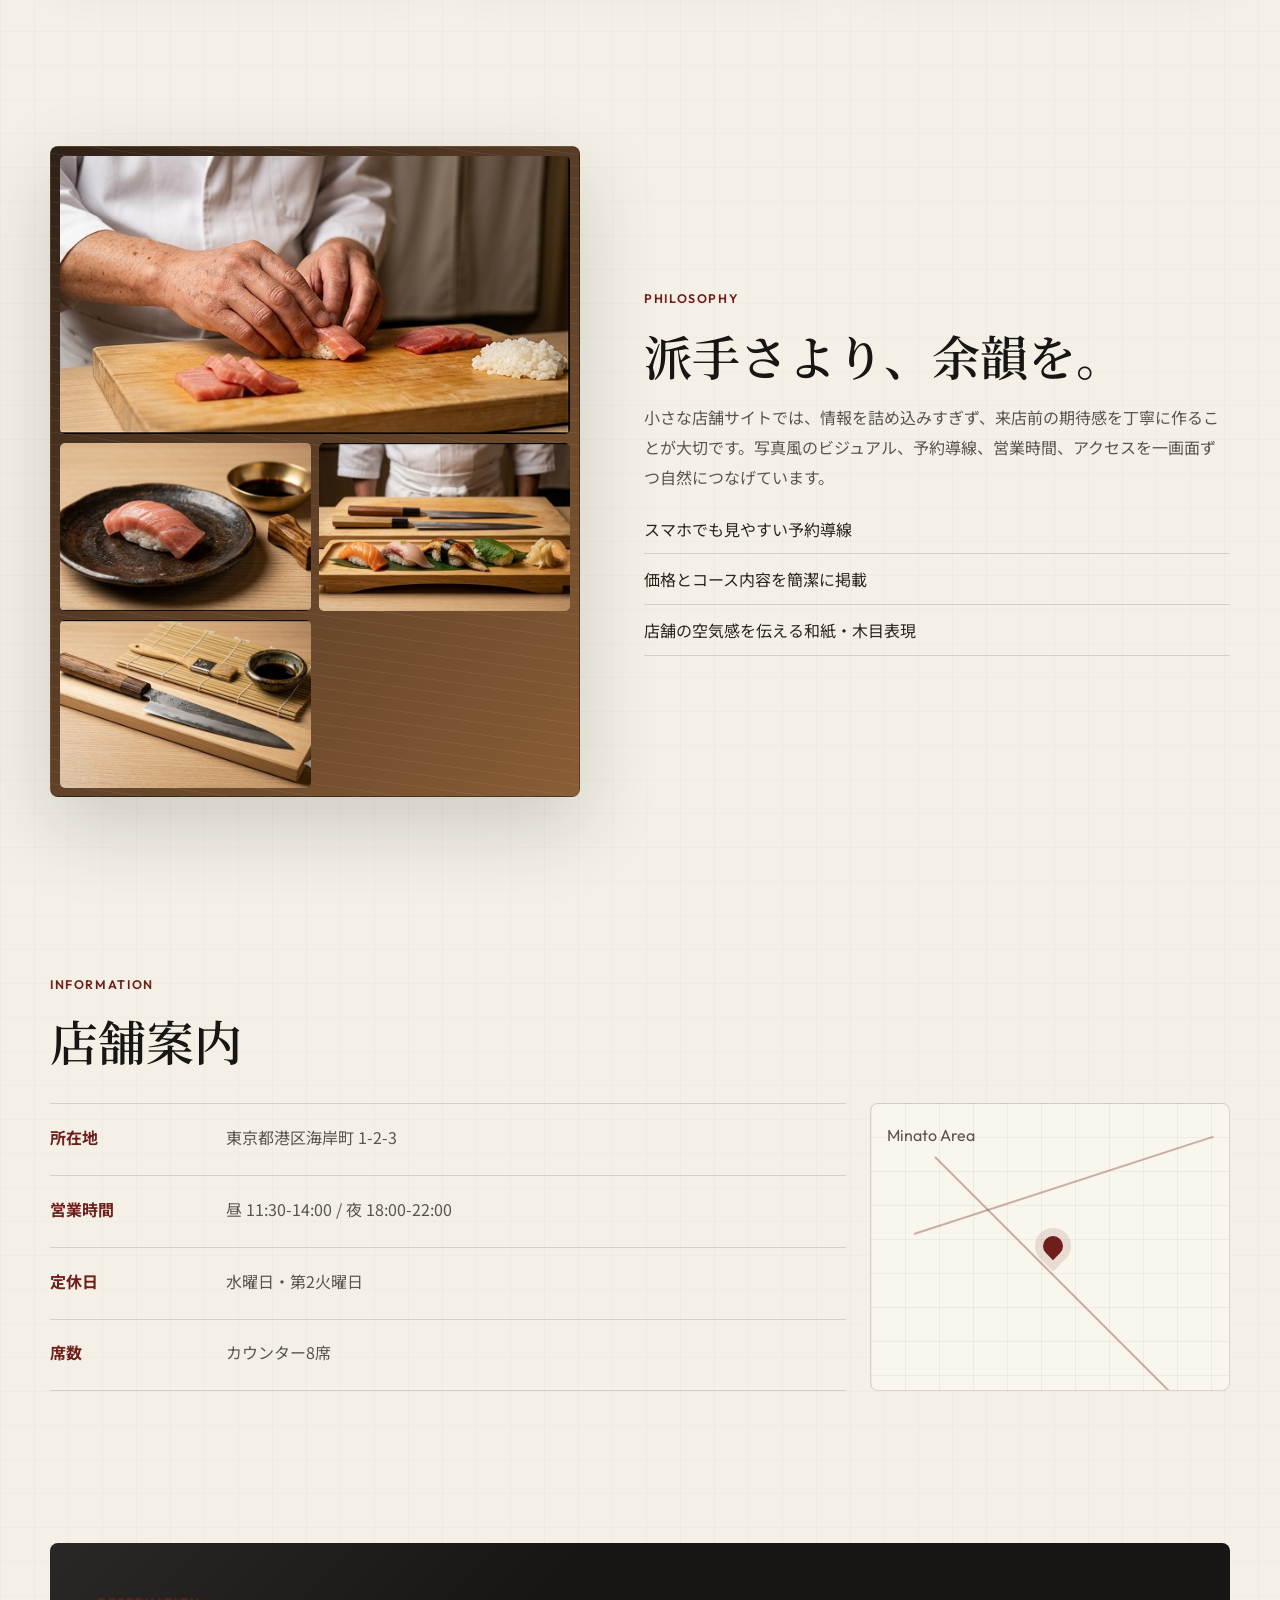
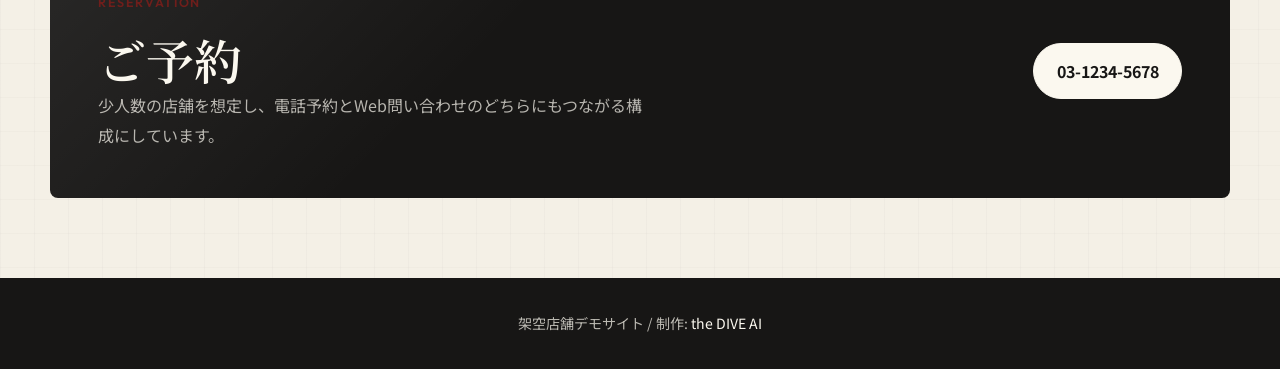
<file: works/sushi-demo/index.html>
<!DOCTYPE html>
<html lang="ja">
<head>
  <meta charset="UTF-8">
  <meta name="viewport" content="width=device-width, initial-scale=1.0">
  <title>鮨 みなと | 和モダン店舗サイトデモ</title>
  <link rel="stylesheet" href="css/style.css">
  <link rel="preconnect" href="https://fonts.googleapis.com">
  <link rel="preconnect" href="https://fonts.gstatic.com" crossorigin>
  <link href="https://fonts.googleapis.com/css2?family=Noto+Serif+JP:wght@400;500;600;700&family=Noto+Sans+JP:wght@400;500;700&family=Outfit:wght@400;500;600&display=swap" rel="stylesheet">
</head>
<body>
  <header class="site-header">
    <a class="brand" href="#top" aria-label="鮨みなと トップへ">
      <span>鮨</span>
      みなと
    </a>
    <nav class="nav" aria-label="メインナビゲーション">
      <a href="#menu">お品書き</a>
      <a href="#story">こだわり</a>
      <a href="#info">店舗案内</a>
      <a class="reserve-link" href="#reserve">予約</a>
    </nav>
  </header>

  <main id="top">
    <section class="hero">
      <div class="hero-copy">
        <p class="eyebrow">Sushi Minato</p>
        <h1><span>一貫ずつ、</span><span>静かに満ちる。</span></h1>
        <p class="lead">港町の小さな鮨屋を想定した、架空店舗のWeb制作デモです。落ち着いた予約導線と、職人の手仕事が伝わる余白のある構成にしました。</p>
        <div class="hero-actions">
          <a href="#reserve" class="button primary">席を予約する</a>
          <a href="#menu" class="button ghost">お品書きを見る</a>
        </div>
      </div>
      <div class="hero-photo" aria-label="鮨店のカウンター写真">
        <img src="images/sushi-counter-hero.png" alt="カウンター越しに職人が握る鮨店の店内">
      </div>
    </section>

    <section class="intro">
      <p>このページは実在店舗ではなく、個人店の雰囲気を想定したデモサイトです。店名・住所・メニュー・価格はすべて架空です。</p>
    </section>

    <section class="section menu-section" id="menu">
      <div class="section-heading">
        <p class="eyebrow">Menu</p>
        <h2>お品書き</h2>
      </div>
      <div class="menu-grid">
        <article class="menu-card">
          <span>昼</span>
          <h3>みなと握り</h3>
          <p>旬の握り八貫、巻物、椀物。初めての方にも楽しみやすい昼のコース。</p>
          <strong>3,800円</strong>
        </article>
        <article class="menu-card featured">
          <span>夜</span>
          <h3>おまかせ</h3>
          <p>仕入れに合わせた握りと一品料理。静かな時間をゆっくり味わう夜のコース。</p>
          <strong>8,800円</strong>
        </article>
        <article class="menu-card">
          <span>酒</span>
          <h3>季節の日本酒</h3>
          <p>鮨に合わせて、香りと余韻の異なる日本酒を少しずつご用意。</p>
          <strong>900円から</strong>
        </article>
      </div>
    </section>

    <section class="section story" id="story">
      <div class="story-photos" aria-label="鮨店の手仕事と道具の写真">
        <figure class="photo-tile large">
          <img src="images/chef-hands.png" alt="職人が鮨を握る手元">
        </figure>
        <figure class="photo-tile">
          <img src="images/tuna-nigiri.png" alt="黒い器に置かれたまぐろの握り">
        </figure>
        <figure class="photo-tile">
          <img src="images/assorted-sushi.png" alt="木皿に並んだ握り鮨">
        </figure>
        <figure class="photo-tile">
          <img src="images/knife-tools.png" alt="包丁と巻き簾の道具">
        </figure>
      </div>
      <div class="story-copy">
        <p class="eyebrow">Philosophy</p>
        <h2>派手さより、余韻を。</h2>
        <p>小さな店舗サイトでは、情報を詰め込みすぎず、来店前の期待感を丁寧に作ることが大切です。写真風のビジュアル、予約導線、営業時間、アクセスを一画面ずつ自然につなげています。</p>
        <ul>
          <li>スマホでも見やすい予約導線</li>
          <li>価格とコース内容を簡潔に掲載</li>
          <li>店舗の空気感を伝える和紙・木目表現</li>
        </ul>
      </div>
    </section>

    <section class="section info" id="info">
      <div class="section-heading">
        <p class="eyebrow">Information</p>
        <h2>店舗案内</h2>
      </div>
      <div class="info-grid">
        <dl>
          <div>
            <dt>所在地</dt>
            <dd>東京都港区海岸町 1-2-3</dd>
          </div>
          <div>
            <dt>営業時間</dt>
            <dd>昼 11:30-14:00 / 夜 18:00-22:00</dd>
          </div>
          <div>
            <dt>定休日</dt>
            <dd>水曜日・第2火曜日</dd>
          </div>
          <div>
            <dt>席数</dt>
            <dd>カウンター8席</dd>
          </div>
        </dl>
        <div class="map-card">
          <span>Minato Area</span>
          <div class="map-line one"></div>
          <div class="map-line two"></div>
          <div class="map-pin"></div>
        </div>
      </div>
    </section>

    <section class="reserve" id="reserve">
      <div>
        <p class="eyebrow">Reservation</p>
        <h2>ご予約</h2>
        <p>少人数の店舗を想定し、電話予約とWeb問い合わせのどちらにもつながる構成にしています。</p>
      </div>
      <a class="button primary" href="tel:0312345678">03-1234-5678</a>
    </section>
  </main>

  <footer class="footer">
    <p>架空店舗デモサイト / 制作: <a href="../../index.html">the DIVE AI</a></p>
  </footer>
</body>
</html>
</file>
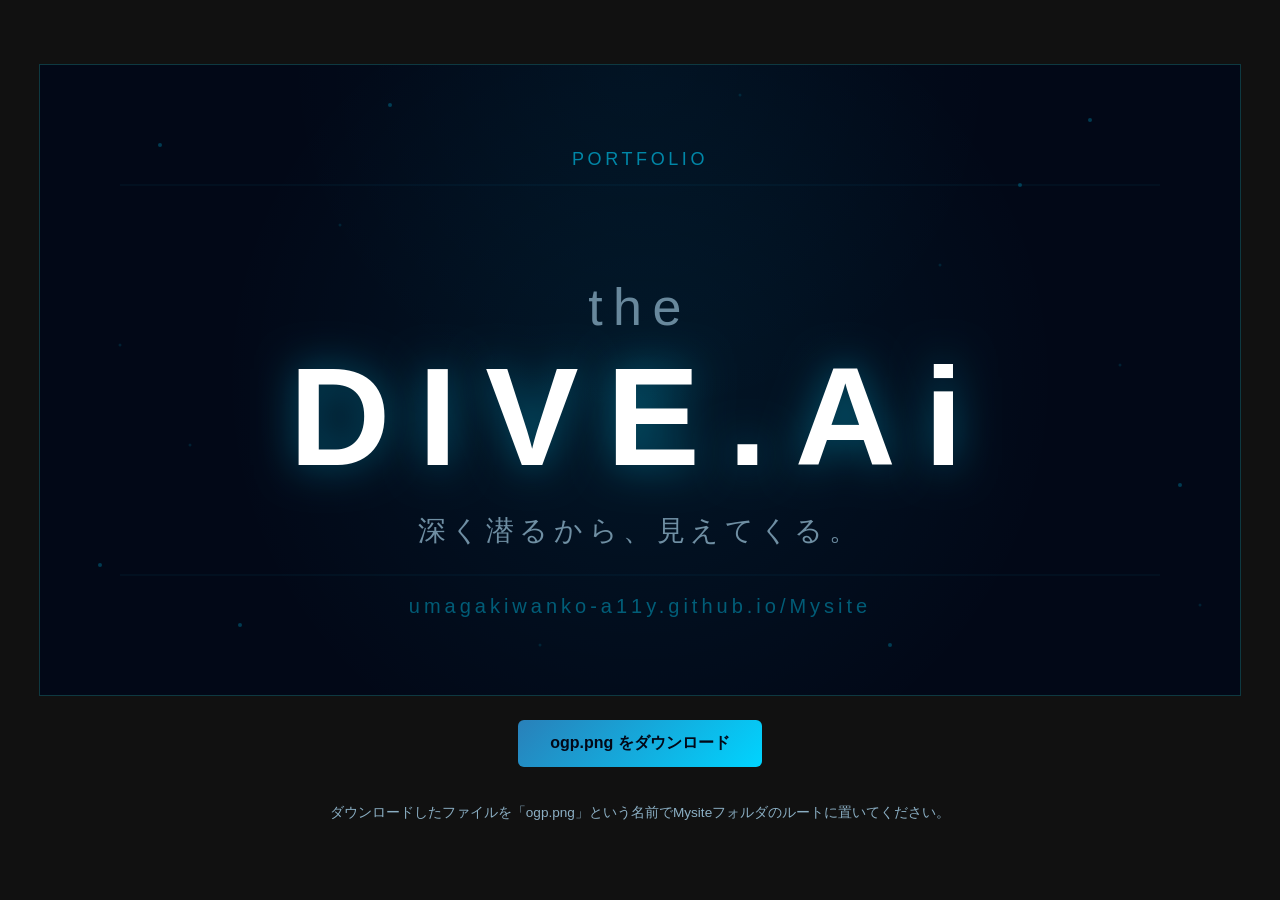
<file: ogp-maker.html>
<!DOCTYPE html>
<html lang="ja">
<head>
  <meta charset="UTF-8">
  <title>OGP Image Maker — the DIVE AI</title>
  <link href="https://fonts.googleapis.com/css2?family=Outfit:wght@300;700&display=swap" rel="stylesheet">
  <style>
    body { margin: 0; background: #111; display: flex; flex-direction: column; align-items: center; justify-content: center; min-height: 100vh; gap: 1.5rem; font-family: sans-serif; }
    canvas { border: 1px solid rgba(0,212,255,0.2); display: block; max-width: 100%; }
    button { padding: 0.8rem 2rem; background: linear-gradient(135deg, #2980b9, #00d4ff); color: #020817; border: none; border-radius: 6px; font-size: 1rem; font-weight: 700; cursor: pointer; }
    p { color: #8bafc4; font-size: 0.85rem; }
  </style>
</head>
<body>
  <canvas id="c" width="1200" height="630"></canvas>
  <button onclick="download()">ogp.png をダウンロード</button>
  <p>ダウンロードしたファイルを「ogp.png」という名前でMysiteフォルダのルートに置いてください。</p>

  <script>
    const canvas = document.getElementById('c');
    const ctx = canvas.getContext('2d');
    const W = 1200, H = 630;

    function draw() {
      // 背景
      ctx.fillStyle = '#020817';
      ctx.fillRect(0, 0, W, H);

      // グロー（中央）
      const glow = ctx.createRadialGradient(W/2, H/2, 0, W/2, H/2, 420);
      glow.addColorStop(0, 'rgba(0, 212, 255, 0.07)');
      glow.addColorStop(1, 'rgba(0, 212, 255, 0)');
      ctx.fillStyle = glow;
      ctx.fillRect(0, 0, W, H);

      // グロー（上部）
      const topGlow = ctx.createRadialGradient(W/2, 0, 0, W/2, 0, 360);
      topGlow.addColorStop(0, 'rgba(0, 212, 255, 0.04)');
      topGlow.addColorStop(1, 'rgba(0, 212, 255, 0)');
      ctx.fillStyle = topGlow;
      ctx.fillRect(0, 0, W, H);

      // パーティクル風の点
      ctx.fillStyle = 'rgba(0, 212, 255, 0.25)';
      const dots = [[120,80],[980,120],[60,500],[1140,420],[200,560],[1050,55],[350,40],[850,580]];
      dots.forEach(([x, y]) => {
        ctx.beginPath(); ctx.arc(x, y, 2, 0, Math.PI*2); ctx.fill();
      });
      ctx.fillStyle = 'rgba(0, 212, 255, 0.12)';
      const dots2 = [[300,160],[900,200],[150,380],[1080,300],[500,580],[700,30],[80,280],[1160,540]];
      dots2.forEach(([x, y]) => {
        ctx.beginPath(); ctx.arc(x, y, 1.5, 0, Math.PI*2); ctx.fill();
      });

      // 区切り線（上）
      ctx.strokeStyle = 'rgba(0, 212, 255, 0.08)';
      ctx.lineWidth = 1;
      ctx.beginPath(); ctx.moveTo(80, 120); ctx.lineTo(1120, 120); ctx.stroke();

      // 区切り線（下）
      ctx.beginPath(); ctx.moveTo(80, 510); ctx.lineTo(1120, 510); ctx.stroke();

      // ラベル "PORTFOLIO"
      ctx.fillStyle = 'rgba(0, 212, 255, 0.6)';
      ctx.font = '500 18px Outfit, sans-serif';
      ctx.letterSpacing = '0.2em';
      ctx.textAlign = 'center';
      ctx.fillText('PORTFOLIO', W/2, 100);

      // "the"
      ctx.fillStyle = 'rgba(139, 175, 196, 0.75)';
      ctx.font = '300 52px Outfit, sans-serif';
      ctx.textAlign = 'center';
      ctx.fillText('the', W/2, 260);

      // "DIVE.Ai" グロー（ヒーローと表記を揃える）
      ctx.shadowColor = 'rgba(0, 212, 255, 0.4)';
      ctx.shadowBlur = 40;
      ctx.fillStyle = '#ffffff';
      ctx.font = '700 140px Outfit, sans-serif';
      ctx.textAlign = 'center';
      ctx.fillText('DIVE.Ai', W/2, 400);
      ctx.shadowBlur = 0;

      // キャッチコピー
      ctx.fillStyle = 'rgba(139, 175, 196, 0.8)';
      ctx.font = '300 28px "Noto Sans JP", sans-serif';
      ctx.textAlign = 'center';
      ctx.fillText('深く潜るから、見えてくる。', W/2, 475);

      // URL
      ctx.fillStyle = 'rgba(0, 212, 255, 0.4)';
      ctx.font = '300 20px Outfit, sans-serif';
      ctx.textAlign = 'center';
      ctx.fillText('umagakiwanko-a11y.github.io/Mysite', W/2, 548);
    }

    // フォント読み込み後に描画
    document.fonts.ready.then(() => { draw(); });

    function download() {
      draw();
      const a = document.createElement('a');
      a.download = 'ogp.png';
      a.href = canvas.toDataURL('image/png');
      a.click();
    }
  </script>
</body>
</html>
</file>
<file: css/style.css>
/* ============================================
   the DIVE AI — Deep Sea Portfolio
   ============================================ */

:root {
  --deep-900: #020817;
  --deep-800: #0a1628;
  --deep-700: #0f2035;
  --deep-600: #132d4a;
  --deep-500: #1a3a5c;
  --ocean-400: #1e5a8a;
  --ocean-300: #2980b9;
  --ocean-200: #3498db;
  --ocean-100: #5dade2;
  --glow: #00d4ff;
  --glow-soft: rgba(0, 212, 255, 0.15);
  --glow-mid: rgba(0, 212, 255, 0.3);
  --biolum: #00ffcc;
  --biolum-soft: rgba(0, 255, 204, 0.1);
  --text-primary: #e8f4f8;
  --text-secondary: #8bafc4;
  --text-muted: #5a7d8f;
  --white: #ffffff;
  --font-en: 'Outfit', sans-serif;
  --font-jp: 'Noto Sans JP', sans-serif;
}

*, *::before, *::after {
  margin: 0;
  padding: 0;
  box-sizing: border-box;
}

html {
  scroll-behavior: smooth;
  font-size: 16px;
}

body {
  font-family: var(--font-jp);
  background: var(--deep-900);
  color: var(--text-primary);
  overflow-x: hidden;
  line-height: 1.8;
}

::selection {
  background: var(--glow-mid);
  color: var(--white);
}

/* ---- Particle Canvas ---- */
#particle-canvas {
  position: fixed;
  inset: 0;
  z-index: 0;
  pointer-events: none;
}



/* ---- Light Rays ---- */
.light-rays {
  position: fixed;
  top: -30%;
  left: 50%;
  transform: translateX(-50%);
  width: 120%;
  height: 70%;
  background: radial-gradient(ellipse at 50% 0%, rgba(0, 212, 255, 0.03) 0%, transparent 70%);
  pointer-events: none;
  z-index: 0;
}

/* ---- Container ---- */
.container {
  max-width: 1200px;
  margin: 0 auto;
  padding: 0 2rem;
}

/* ---- Navbar ---- */
.navbar {
  position: fixed;
  top: 0;
  left: 0;
  right: 0;
  z-index: 1000;
  padding: 1.5rem 0;
  transition: all 0.4s cubic-bezier(0.4, 0, 0.2, 1);
}

.navbar.scrolled {
  padding: 0.8rem 0;
  background: rgba(2, 8, 23, 0.85);
  backdrop-filter: blur(20px);
  border-bottom: 1px solid rgba(0, 212, 255, 0.08);
}

.nav-container {
  max-width: 1200px;
  margin: 0 auto;
  padding: 0 2rem;
  display: flex;
  justify-content: space-between;
  align-items: center;
}

.nav-logo {
  font-family: var(--font-en);
  font-size: 1.4rem;
  font-weight: 600;
  color: var(--white);
  text-decoration: none;
  letter-spacing: 0.02em;
  transition: color 0.3s;
}

.nav-logo:hover {
  color: var(--glow);
}

.nav-menu {
  display: flex;
  list-style: none;
  gap: 2.5rem;
}

.nav-menu a {
  font-family: var(--font-en);
  font-size: 0.9rem;
  font-weight: 400;
  color: var(--text-secondary);
  text-decoration: none;
  letter-spacing: 0.05em;
  position: relative;
  transition: color 0.3s;
}

.nav-menu a::after {
  content: '';
  position: absolute;
  bottom: -4px;
  left: 0;
  width: 0;
  height: 1px;
  background: var(--glow);
  transition: width 0.3s;
}

.nav-menu a:hover {
  color: var(--glow);
}

.nav-menu a:hover::after {
  width: 100%;
}

.nav-toggle {
  display: none;
  flex-direction: column;
  gap: 5px;
  background: none;
  border: none;
  cursor: pointer;
  padding: 4px;
}

.nav-toggle span {
  width: 24px;
  height: 2px;
  background: var(--text-primary);
  transition: all 0.3s;
}

/* ---- Buttons ---- */
.btn {
  display: inline-block;
  padding: 0.9rem 2.2rem;
  border-radius: 4px;
  font-family: var(--font-jp);
  font-size: 0.9rem;
  font-weight: 500;
  text-decoration: none;
  transition: all 0.3s cubic-bezier(0.4, 0, 0.2, 1);
  cursor: pointer;
  letter-spacing: 0.02em;
}

.btn-primary {
  background: linear-gradient(135deg, var(--ocean-300), var(--glow));
  color: var(--deep-900);
  border: none;
  box-shadow: 0 4px 20px rgba(0, 212, 255, 0.2);
}

.btn-primary:hover {
  box-shadow: 0 6px 30px rgba(0, 212, 255, 0.35);
  transform: translateY(-2px);
}

.btn-outline {
  background: transparent;
  color: var(--glow);
  border: 1px solid rgba(0, 212, 255, 0.3);
}

.btn-outline:hover {
  background: var(--glow-soft);
  border-color: var(--glow);
  transform: translateY(-2px);
}

.btn-full {
  width: 100%;
  text-align: center;
}

/* ---- Hero ---- */
.hero {
  position: relative;
  min-height: 100vh;          /* fallback */
  min-height: 100dvh;         /* 横→縦回転後の高さズレを解消 */
  display: flex;
  flex-direction: column;
  justify-content: center;
  align-items: center;
  text-align: center;
  z-index: 1;
  padding: 0 2rem;
}

.hero-content {
  max-width: 800px;
}

.hero-badge {
  display: inline-block;
  font-family: var(--font-en);
  font-size: 0.75rem;
  font-weight: 500;
  letter-spacing: 0.2em;
  text-transform: uppercase;
  color: var(--glow);
  border: 1px solid rgba(0, 212, 255, 0.2);
  padding: 0.5rem 1.5rem;
  border-radius: 50px;
  margin-bottom: 2rem;
  background: var(--glow-soft);
  animation: fadeInUp 1s ease 0.2s both;
}

.hero-title {
  font-family: var(--font-en);
  margin-bottom: 1.5rem;
}

.title-line {
  display: block;
  font-size: 1.5rem;
  font-weight: 300;
  color: var(--text-secondary);
  letter-spacing: 0.3em;
}

.title-main {
  font-size: clamp(3rem, 8vw, 6rem);
  font-weight: 700;
  color: var(--white);
  letter-spacing: 0.02em;
  background: linear-gradient(
    90deg,
    var(--white) 0%,
    var(--glow) 25%,
    var(--white) 50%,
    var(--ocean-100) 75%,
    var(--white) 100%
  );
  background-size: 300% 100%;
  -webkit-background-clip: text;
  -webkit-text-fill-color: transparent;
  background-clip: text;
  animation: fadeInUp 1s ease 0.4s both, titleWave 16s ease-in-out infinite 1.5s;
  filter: drop-shadow(0 0 40px rgba(0, 212, 255, 0.15));
}

.hero-catch {
  font-size: clamp(1.3rem, 3vw, 1.8rem);
  font-weight: 700;
  color: var(--white);
  letter-spacing: 0.04em;
  margin-bottom: 0.8rem;
  animation: fadeInUp 1s ease 0.55s both;
}

.hero-subtitle {
  font-size: 1.0rem;
  color: var(--text-secondary);
  font-weight: 300;
  line-height: 2;
  margin-bottom: 2.5rem;
  animation: fadeInUp 1s ease 0.7s both;
}

.hero-definition {
  display: block;
  font-size: 0.78rem;
  font-family: var(--font-en);
  color: var(--text-muted);
  letter-spacing: 0.04em;
  margin-bottom: 0.6rem;
  opacity: 0.85;
}

.hero-cta {
  display: flex;
  gap: 1rem;
  justify-content: center;
  flex-wrap: wrap;
  animation: fadeInUp 1s ease 0.8s both;
}

.hero-scroll {
  position: absolute;
  bottom: 3rem;
  animation: fadeInUp 1s ease 1.2s both;
}

.scroll-indicator {
  display: flex;
  flex-direction: column;
  align-items: center;
  gap: 0.8rem;
}

.scroll-indicator span {
  font-family: var(--font-en);
  font-size: 0.7rem;
  letter-spacing: 0.15em;
  color: var(--text-muted);
}

.scroll-line {
  width: 1px;
  height: 40px;
  background: linear-gradient(to bottom, var(--glow), transparent);
  animation: scrollPulse 2s ease-in-out infinite;
}

/* ---- Section Common ---- */
.section-header {
  text-align: center;
  margin-bottom: 4rem;
}

.section-label {
  font-family: var(--font-en);
  font-size: 0.75rem;
  font-weight: 500;
  letter-spacing: 0.2em;
  text-transform: uppercase;
  color: var(--glow);
  display: block;
  margin-bottom: 1rem;
}

.section-title {
  font-family: var(--font-jp);
  font-size: clamp(1.8rem, 4vw, 2.5rem);
  font-weight: 700;
  color: var(--white);
  margin-bottom: 1rem;
}

.section-desc {
  font-size: 0.95rem;
  color: var(--text-secondary);
  max-width: 600px;
  margin: 0 auto;
}

/* ---- Philosophy ---- */
.philosophy {
  position: relative;
  z-index: 1;
  padding: 4rem 0;
}

.philosophy-card {
  border: 1px solid rgba(0, 212, 255, 0.1);
  border-radius: 16px;
  padding: 3rem 3.5rem;
  background: linear-gradient(135deg, rgba(0, 212, 255, 0.04), rgba(0, 255, 204, 0.02));
  position: relative;
  overflow: hidden;
}

.philosophy-card::before {
  content: '';
  position: absolute;
  top: 0; left: 0; right: 0;
  height: 2px;
  background: linear-gradient(90deg, transparent, var(--glow), var(--biolum), transparent);
  opacity: 0.5;
}

.philosophy-quote {
  font-family: var(--font-jp);
  font-size: clamp(1.3rem, 3vw, 1.9rem);
  font-weight: 700;
  color: var(--white);
  line-height: 1.5;
  margin-bottom: 1.4rem;
  display: flex;
  align-items: baseline;
  gap: 0.4rem;
}

.philosophy-mark {
  font-family: var(--font-en);
  font-size: 3rem;
  font-weight: 700;
  color: var(--glow);
  opacity: 0.4;
  line-height: 1;
  flex-shrink: 0;
}

.philosophy-body {
  font-size: 0.93rem;
  color: var(--text-secondary);
  line-height: 2;
  max-width: 720px;
  margin-bottom: 1.8rem;
}

.philosophy-body strong {
  color: var(--glow);
  font-weight: 600;
}

.philosophy-tags {
  display: flex;
  flex-wrap: wrap;
  gap: 0.6rem;
}

.philosophy-tags span {
  font-family: var(--font-en);
  font-size: 0.72rem;
  font-weight: 500;
  letter-spacing: 0.06em;
  color: var(--text-muted);
  border: 1px solid rgba(0, 212, 255, 0.1);
  padding: 0.3rem 0.9rem;
  border-radius: 50px;
}

@media (max-width: 640px) {
  .philosophy-card {
    padding: 2rem 1.5rem;
  }
}

/* ---- Services ---- */
.services {
  position: relative;
  z-index: 1;
  padding: 8rem 0;
}

.services-grid {
  display: grid;
  grid-template-columns: repeat(2, 1fr);
  gap: 2rem;
}

.service-card {
  background: linear-gradient(135deg, rgba(15, 32, 53, 0.8), rgba(10, 22, 40, 0.6));
  border: 1px solid rgba(0, 212, 255, 0.06);
  border-radius: 12px;
  padding: 2.5rem;
  transition: all 0.4s cubic-bezier(0.4, 0, 0.2, 1);
  position: relative;
  overflow: hidden;
}

.service-card::before {
  content: '';
  position: absolute;
  top: 0;
  left: 0;
  right: 0;
  height: 2px;
  background: linear-gradient(90deg, transparent, var(--glow), transparent);
  opacity: 0;
  transition: opacity 0.4s;
}

.service-card:hover {
  transform: translateY(-4px);
  border-color: rgba(0, 212, 255, 0.15);
  box-shadow: 0 20px 60px rgba(0, 0, 0, 0.3), 0 0 40px rgba(0, 212, 255, 0.05);
}

.service-card:hover::before {
  opacity: 1;
}

.service-icon {
  width: 48px;
  height: 48px;
  margin-bottom: 1.5rem;
  color: var(--glow);
}

.service-icon svg {
  width: 100%;
  height: 100%;
}

.service-card h3 {
  font-size: 1.2rem;
  font-weight: 600;
  margin-bottom: 0.8rem;
  color: var(--white);
}

.service-card > p {
  font-size: 0.9rem;
  color: var(--text-secondary);
  line-height: 1.8;
  margin-bottom: 1.5rem;
}

.service-features {
  list-style: none;
  display: flex;
  flex-wrap: wrap;
  gap: 0.5rem;
}

.service-features li {
  font-size: 0.78rem;
  color: var(--glow);
  background: var(--glow-soft);
  padding: 0.3rem 0.8rem;
  border-radius: 50px;
  border: 1px solid rgba(0, 212, 255, 0.1);
}

/* ---- Service card wide (5th card) ---- */
.service-card--wide {
  grid-column: 1 / -1;
}

.service-card--wide-body {
  display: flex;
  align-items: center;
  justify-content: space-between;
  gap: 2rem;
}

.service-card--wide-body > div:first-child {
  flex: 1;
}

.service-card--wide-badge {
  flex-shrink: 0;
  display: flex;
  flex-direction: column;
  align-items: center;
  gap: 0.6rem;
  padding: 1.5rem 2rem;
  border: 1px solid rgba(0, 212, 255, 0.12);
  border-radius: 12px;
  background: rgba(0, 212, 255, 0.04);
  text-align: center;
}

.onsite-label {
  display: inline-block;
  font-size: 0.7rem;
  font-weight: 600;
  letter-spacing: 0.08em;
  color: var(--biolum);
  background: rgba(0, 255, 204, 0.08);
  border: 1px solid rgba(0, 255, 204, 0.2);
  padding: 0.3rem 0.9rem;
  border-radius: 50px;
  margin-bottom: 0.8rem;
}

.service-card--wide h3 {
  margin-bottom: 0.8rem;
}

.service-card--wide strong {
  color: var(--glow);
  font-weight: 600;
}

.wide-badge-compare {
  display: flex;
  flex-direction: column;
  gap: 0.6rem;
  min-width: 180px;
}

.compare-row {
  display: flex;
  align-items: center;
  gap: 0.7rem;
  font-size: 0.82rem;
  padding: 0.7rem 1rem;
  border-radius: 8px;
  line-height: 1.5;
}

.compare-row--others {
  background: rgba(255, 255, 255, 0.03);
  border: 1px solid rgba(255, 255, 255, 0.06);
  color: var(--text-muted);
}

.compare-row--us {
  background: rgba(0, 212, 255, 0.06);
  border: 1px solid rgba(0, 212, 255, 0.15);
  color: var(--text-primary);
}

.compare-row--us strong {
  color: var(--glow);
}

.compare-icon {
  font-size: 1.1rem;
  flex-shrink: 0;
}

.compare-divider {
  text-align: center;
  font-family: var(--font-en);
  font-size: 0.7rem;
  font-weight: 600;
  letter-spacing: 0.1em;
  color: var(--text-muted);
}

/* ---- Flow ---- */
.flow {
  position: relative;
  z-index: 1;
  padding: 8rem 0;
  background: linear-gradient(180deg, transparent, rgba(0, 212, 255, 0.015), transparent);
}

.flow-steps {
  display: flex;
  align-items: flex-start;
  gap: 0;
}

.flow-step {
  flex: 1;
  display: flex;
  flex-direction: column;
  align-items: center;
  text-align: center;
  padding: 0 1rem;
}

.flow-illust {
  width: 48px;
  height: 48px;
  color: var(--glow);
  margin-bottom: 1.2rem;
  position: relative;
  display: flex;
  align-items: center;
  justify-content: center;
}

.flow-illust::before {
  content: '';
  position: absolute;
  inset: 0;
  border-radius: 50%;
  background: radial-gradient(circle, rgba(0,212,255,0.07) 0%, transparent 70%);
}

.flow-illust svg {
  width: 48px;
  height: 48px;
  filter: drop-shadow(0 0 8px rgba(0, 212, 255, 0.2));
  transition: filter 0.3s, transform 0.3s;
}

.flow-step:hover .flow-illust svg {
  filter: drop-shadow(0 0 16px rgba(0, 212, 255, 0.4));
  transform: translateY(-4px);
}

.flow-num {
  font-family: var(--font-en);
  font-size: 0.7rem;
  font-weight: 600;
  letter-spacing: 0.15em;
  color: var(--glow);
  background: var(--glow-soft);
  border: 1px solid rgba(0, 212, 255, 0.15);
  padding: 0.25rem 0.8rem;
  border-radius: 50px;
  margin-bottom: 0.8rem;
}

.flow-title {
  font-size: 1rem;
  font-weight: 600;
  color: var(--white);
  margin-bottom: 0.6rem;
}

.flow-desc {
  font-size: 0.85rem;
  color: var(--text-secondary);
  line-height: 1.8;
}

.flow-arrow {
  flex-shrink: 0;
  width: 48px;
  color: var(--glow);
  opacity: 0.3;
  padding-top: 40px;
  display: flex;
  align-items: center;
  justify-content: center;
}

.flow-arrow svg {
  width: 40px;
  height: 20px;
}

@media (max-width: 900px) {
  .flow-steps {
    flex-direction: column;
    align-items: center;
    gap: 0;
  }

  .flow-step {
    width: 100%;
    max-width: 360px;
    padding: 1.5rem 1rem;
  }

  .flow-arrow {
    padding-top: 0;
    transform: rotate(90deg);
    width: auto;
    height: 36px;
  }
}

/* ---- Pricing ---- */
.pricing {
  position: relative;
  z-index: 1;
  padding: 8rem 0;
}

.pricing-grid {
  display: grid;
  grid-template-columns: repeat(2, 1fr);
  gap: 1.5rem;
  margin-bottom: 2rem;
}

.pricing-card {
  background: linear-gradient(135deg, rgba(15, 32, 53, 0.8), rgba(10, 22, 40, 0.6));
  border: 1px solid rgba(0, 212, 255, 0.07);
  border-radius: 12px;
  padding: 2rem;
  display: flex;
  flex-direction: column;
  gap: 0.5rem;
  position: relative;
  overflow: hidden;
  transition: all 0.4s cubic-bezier(0.4, 0, 0.2, 1);
}

.pricing-card::before {
  content: '';
  position: absolute;
  top: 0; left: 0; right: 0;
  height: 2px;
  background: linear-gradient(90deg, transparent, var(--glow), transparent);
  opacity: 0;
  transition: opacity 0.4s;
}

.pricing-card:hover {
  border-color: rgba(0, 212, 255, 0.15);
  transform: translateY(-3px);
  box-shadow: 0 16px 48px rgba(0, 0, 0, 0.25), 0 0 30px rgba(0, 212, 255, 0.04);
}

.pricing-card:hover::before {
  opacity: 1;
}

.pricing-card--featured {
  grid-column: 1 / -1;
  flex-direction: row;
  align-items: center;
  gap: 2rem;
  border-color: rgba(0, 255, 204, 0.12);
  background: linear-gradient(135deg, rgba(0, 255, 204, 0.04), rgba(0, 212, 255, 0.04));
}

.pricing-card--featured::before {
  background: linear-gradient(90deg, transparent, var(--biolum), transparent);
  opacity: 0.5;
}

.pricing-card--featured h3,
.pricing-card--featured .pricing-price {
  flex-shrink: 0;
}

.pricing-card--featured .pricing-desc {
  flex: 1;
}

.pricing-featured-label {
  position: absolute;
  top: 1rem;
  right: 1.2rem;
  font-size: 0.68rem;
  font-weight: 600;
  letter-spacing: 0.08em;
  color: var(--biolum);
  background: rgba(0, 255, 204, 0.08);
  border: 1px solid rgba(0, 255, 204, 0.2);
  padding: 0.2rem 0.7rem;
  border-radius: 50px;
}

.pricing-icon {
  width: 32px;
  height: 32px;
  color: var(--glow);
  flex-shrink: 0;
}

.pricing-icon svg {
  width: 100%;
  height: 100%;
}

.pricing-card h3 {
  font-size: 1rem;
  font-weight: 600;
  color: var(--white);
}

.pricing-desc {
  font-size: 0.82rem;
  color: var(--text-secondary);
  line-height: 1.7;
}

.pricing-price {
  font-family: var(--font-en);
  font-size: 1.6rem;
  font-weight: 700;
  color: var(--glow);
  margin-top: 0.4rem;
}

.pricing-price span {
  font-size: 1rem;
  font-weight: 400;
  color: var(--text-muted);
}

.pricing-note {
  text-align: center;
  font-size: 0.78rem;
  color: var(--text-muted);
  line-height: 1.8;
}

@media (max-width: 640px) {
  .pricing-grid {
    grid-template-columns: 1fr;
  }

  .pricing-card--featured {
    flex-direction: column;
    align-items: flex-start;
    gap: 0.5rem;
  }
}

/* ---- FAQ ---- */
.faq {
  position: relative;
  z-index: 1;
  padding: 8rem 0;
}

.faq-list {
  max-width: 760px;
  margin: 0 auto;
  display: flex;
  flex-direction: column;
  gap: 0.75rem;
}

.faq-item {
  border: 1px solid rgba(0, 212, 255, 0.08);
  border-radius: 10px;
  background: linear-gradient(135deg, rgba(15, 32, 53, 0.7), rgba(10, 22, 40, 0.5));
  overflow: hidden;
  transition: border-color 0.3s;
}

.faq-item:has(.faq-question[aria-expanded="true"]) {
  border-color: rgba(0, 212, 255, 0.18);
}

.faq-question {
  width: 100%;
  display: flex;
  justify-content: space-between;
  align-items: center;
  gap: 1rem;
  padding: 1.4rem 1.8rem;
  background: none;
  border: none;
  cursor: pointer;
  text-align: left;
  color: var(--white);
  font-family: var(--font-jp);
  font-size: 0.97rem;
  font-weight: 500;
  line-height: 1.6;
  transition: color 0.3s;
}

.faq-question:hover {
  color: var(--glow);
}

.faq-icon {
  flex-shrink: 0;
  width: 20px;
  height: 20px;
  border-radius: 50%;
  border: 1px solid rgba(0, 212, 255, 0.25);
  position: relative;
  transition: all 0.35s cubic-bezier(0.4, 0, 0.2, 1);
}

.faq-icon::before,
.faq-icon::after {
  content: '';
  position: absolute;
  background: var(--glow);
  border-radius: 2px;
  transition: all 0.35s cubic-bezier(0.4, 0, 0.2, 1);
}

.faq-icon::before {
  width: 8px; height: 1.5px;
  top: 50%; left: 50%;
  transform: translate(-50%, -50%);
}

.faq-icon::after {
  width: 1.5px; height: 8px;
  top: 50%; left: 50%;
  transform: translate(-50%, -50%);
}

.faq-question[aria-expanded="true"] .faq-icon {
  background: rgba(0, 212, 255, 0.1);
  border-color: var(--glow);
}

.faq-question[aria-expanded="true"] .faq-icon::after {
  transform: translate(-50%, -50%) rotate(90deg);
  opacity: 0;
}

.faq-answer {
  max-height: 0;
  overflow: hidden;
  transition: max-height 0.4s cubic-bezier(0.4, 0, 0.2, 1);
}

.faq-answer p {
  padding: 0 1.8rem 1.6rem;
  font-size: 0.9rem;
  color: var(--text-secondary);
  line-height: 2;
}

.faq-answer strong {
  color: var(--glow);
  font-weight: 600;
}

/* ---- Gallery ---- */
.gallery {
  position: relative;
  z-index: 1;
  padding: 8rem 0;
  background: linear-gradient(180deg, transparent, rgba(0, 212, 255, 0.01), transparent);
}

.gallery-filter {
  display: flex;
  justify-content: center;
  gap: 0.8rem;
  margin-bottom: 3rem;
  flex-wrap: wrap;
}

.filter-btn {
  font-family: var(--font-en);
  font-size: 0.8rem;
  font-weight: 400;
  letter-spacing: 0.05em;
  padding: 0.5rem 1.5rem;
  border: 1px solid rgba(0, 212, 255, 0.12);
  border-radius: 50px;
  background: transparent;
  color: var(--text-secondary);
  cursor: pointer;
  transition: all 0.3s;
}

.filter-btn:hover,
.filter-btn.active {
  background: var(--glow-soft);
  border-color: var(--glow);
  color: var(--glow);
}

.gallery-link {
  text-decoration: none;
  color: inherit;
  display: block;
}

.gallery-grid {
  display: grid;
  grid-template-columns: repeat(2, 1fr);
  gap: 2rem;
}

.gallery-item {
  border-radius: 12px;
  overflow: hidden;
  background: linear-gradient(135deg, rgba(15, 32, 53, 0.8), rgba(10, 22, 40, 0.6));
  border: 1px solid rgba(0, 212, 255, 0.06);
  transition: all 0.4s cubic-bezier(0.4, 0, 0.2, 1);
}

.gallery-item:hover {
  transform: translateY(-4px);
  border-color: rgba(0, 212, 255, 0.15);
  box-shadow: 0 20px 60px rgba(0, 0, 0, 0.3);
}

.gallery-thumb {
  aspect-ratio: 16/10;
  overflow: hidden;
  position: relative;
}

.gallery-thumb img {
  width: 100%;
  height: 100%;
  object-fit: cover;
  transition: transform 0.6s;
}

.gallery-item:hover .gallery-thumb img {
  transform: scale(1.05);
}

.gallery-placeholder {
  width: 100%;
  height: 100%;
  display: flex;
  flex-direction: column;
  align-items: center;
  justify-content: center;
  gap: 0.8rem;
  background: linear-gradient(135deg, var(--deep-700), var(--deep-800));
}

.gallery-placeholder svg {
  width: 40px;
  height: 40px;
  color: var(--text-muted);
}

.gallery-placeholder span {
  font-family: var(--font-en);
  font-size: 0.75rem;
  letter-spacing: 0.1em;
  color: var(--text-muted);
}

.gallery-info {
  padding: 1.5rem;
}

.gallery-tag {
  font-size: 0.7rem;
  font-weight: 500;
  color: var(--glow);
  background: var(--glow-soft);
  padding: 0.25rem 0.7rem;
  border-radius: 50px;
  letter-spacing: 0.02em;
}

.gallery-info h3 {
  font-size: 1.05rem;
  font-weight: 600;
  margin: 0.8rem 0 0.4rem;
  color: var(--white);
}

.gallery-info p {
  font-size: 0.85rem;
  color: var(--text-secondary);
}

/* ---- Profile ---- */
.profile {
  position: relative;
  z-index: 1;
  padding: 8rem 0;
}

.profile-wrapper {
  display: grid;
  grid-template-columns: 300px 1fr;
  gap: 4rem;
  align-items: center;
}

.profile-image {
  position: relative;
}

.profile-placeholder {
  width: 100%;
  aspect-ratio: 1;
  border-radius: 12px;
  background: linear-gradient(135deg, var(--deep-700), var(--deep-600));
  border: 1px solid rgba(0, 212, 255, 0.1);
  display: flex;
  align-items: center;
  justify-content: center;
  position: relative;
  overflow: hidden;
}

.profile-placeholder::before {
  content: '';
  position: absolute;
  inset: -2px;
  border-radius: 14px;
  background: linear-gradient(135deg, var(--glow), var(--biolum), var(--ocean-300));
  opacity: 0.15;
  z-index: -1;
}

.profile-placeholder img {
  width: 100%;
  height: 100%;
  object-fit: cover;
  display: block;
}

.profile-content .section-label {
  text-align: left;
}

.profile-content .section-title {
  text-align: left;
  margin-bottom: 0.5rem;
}

.profile-title-badge {
  display: inline-block;
  font-family: var(--font-en);
  font-size: 0.75rem;
  font-weight: 600;
  letter-spacing: 0.12em;
  color: var(--biolum);
  background: rgba(0, 255, 204, 0.08);
  border: 1px solid rgba(0, 255, 204, 0.25);
  padding: 0.3rem 1rem;
  border-radius: 50px;
  margin-bottom: 0.6rem;
}

.profile-location {
  font-size: 0.82rem;
  color: var(--text-muted);
  margin-bottom: 1.2rem;
  letter-spacing: 0.04em;
}

.profile-name {
  font-family: var(--font-en);
  font-size: clamp(1.5rem, 3vw, 2rem);
  font-weight: 600;
  color: var(--white);
  letter-spacing: 0.02em;
  margin-bottom: 1.5rem;
}

.profile-text {
  margin-bottom: 2rem;
}

.profile-text strong {
  color: var(--glow);
  font-weight: 600;
}

.profile-text p {
  font-size: 0.95rem;
  color: var(--text-secondary);
  margin-bottom: 0.8rem;
  line-height: 2;
}

.profile-skills h3 {
  font-family: var(--font-en);
  font-size: 0.8rem;
  font-weight: 500;
  letter-spacing: 0.1em;
  color: var(--text-muted);
  margin-bottom: 1rem;
}

.skill-tags {
  display: flex;
  flex-wrap: wrap;
  gap: 0.5rem;
}

.skill-tag {
  font-size: 0.82rem;
  color: var(--text-primary);
  background: rgba(0, 212, 255, 0.06);
  border: 1px solid rgba(0, 212, 255, 0.1);
  padding: 0.4rem 1rem;
  border-radius: 50px;
  transition: all 0.3s;
}

.skill-tag:hover {
  background: var(--glow-soft);
  border-color: var(--glow);
  color: var(--glow);
}

/* ---- Contact ---- */
.contact {
  position: relative;
  z-index: 1;
  padding: 8rem 0;
}

.contact-wrapper {
  max-width: 640px;
  margin: 0 auto;
}

.contact-form {
  display: flex;
  flex-direction: column;
  gap: 1.5rem;
}

.form-group {
  display: flex;
  flex-direction: column;
  gap: 0.5rem;
}

.form-group label {
  font-size: 0.85rem;
  font-weight: 500;
  color: var(--text-secondary);
}

.form-group input,
.form-group textarea {
  font-family: var(--font-jp);
  font-size: 0.95rem;
  padding: 0.9rem 1.2rem;
  border: 1px solid rgba(0, 212, 255, 0.1);
  border-radius: 8px;
  background: rgba(15, 32, 53, 0.6);
  color: var(--text-primary);
  outline: none;
  transition: all 0.3s;
}

.form-group input:focus,
.form-group textarea:focus {
  border-color: var(--glow);
  box-shadow: 0 0 20px rgba(0, 212, 255, 0.08);
  background: rgba(15, 32, 53, 0.9);
}

.form-group textarea {
  resize: vertical;
  min-height: 140px;
}

/* ---- AI badge on service cards ---- */
.ai-badge {
  display: inline-block;
  font-size: 0.68rem;
  font-weight: 600;
  letter-spacing: 0.06em;
  color: var(--biolum);
  background: rgba(0, 255, 204, 0.07);
  border: 1px solid rgba(0, 255, 204, 0.2);
  padding: 0.18rem 0.7rem;
  border-radius: 50px;
  margin-bottom: 0.7rem;
}

/* ---- Contact form extras ---- */
.required {
  color: var(--glow);
  font-size: 0.75rem;
  margin-left: 2px;
}

.form-group input.input-error,
.form-group textarea.input-error {
  border-color: rgba(255, 100, 100, 0.5);
  box-shadow: 0 0 12px rgba(255, 80, 80, 0.1);
}

#submitBtn.sending {
  opacity: 0.7;
  cursor: not-allowed;
}

/* 完了・エラーメッセージ */
.form-message {
  display: none;
  border-radius: 12px;
  padding: 2rem;
  text-align: center;
  margin-top: 1rem;
}

.form-message.visible {
  display: block;
}

.form-message.success {
  background: linear-gradient(135deg, rgba(0, 255, 204, 0.06), rgba(0, 212, 255, 0.06));
  border: 1px solid rgba(0, 255, 204, 0.2);
  animation: fadeInUp 0.6s ease both;
}

.form-message.error {
  background: rgba(255, 80, 80, 0.06);
  border: 1px solid rgba(255, 80, 80, 0.2);
  color: #ff9090;
  font-size: 0.9rem;
  animation: fadeInUp 0.4s ease both;
}

.form-success-icon {
  width: 56px;
  height: 56px;
  border-radius: 50%;
  background: linear-gradient(135deg, var(--biolum), var(--glow));
  color: var(--deep-900);
  font-size: 1.6rem;
  font-weight: 700;
  display: flex;
  align-items: center;
  justify-content: center;
  margin: 0 auto 1.2rem;
  box-shadow: 0 0 30px rgba(0, 255, 204, 0.3);
}

.form-success-title {
  font-size: 1.1rem;
  font-weight: 600;
  color: var(--white);
  margin-bottom: 0.6rem;
}

.form-success-sub {
  font-size: 0.9rem;
  color: var(--text-secondary);
  line-height: 1.8;
}

/* ---- Footer ---- */
.footer {
  position: relative;
  z-index: 1;
  padding: 3rem 0;
  border-top: 1px solid rgba(0, 212, 255, 0.06);
}

.footer-content {
  display: flex;
  justify-content: space-between;
  align-items: center;
  margin-bottom: 2rem;
}

.footer-logo {
  font-family: var(--font-en);
  font-size: 1.2rem;
  font-weight: 600;
  color: var(--white);
}

.footer-links {
  display: flex;
  gap: 2rem;
}

.footer-links a {
  font-family: var(--font-en);
  font-size: 0.82rem;
  color: var(--text-muted);
  text-decoration: none;
  letter-spacing: 0.05em;
  transition: color 0.3s;
}

.footer-links a:hover {
  color: var(--glow);
}

.footer-bottom {
  text-align: center;
  padding-top: 2rem;
  border-top: 1px solid rgba(0, 212, 255, 0.04);
}

.footer-bottom p {
  font-size: 0.78rem;
  color: var(--text-muted);
}

/* ---- Reveal Animation ---- */
.reveal {
  opacity: 0;
  transform: translateY(30px);
  transition: opacity 0.8s cubic-bezier(0.4, 0, 0.2, 1),
              transform 0.8s cubic-bezier(0.4, 0, 0.2, 1);
}

.reveal.visible {
  opacity: 1;
  transform: translateY(0);
}

/* ---- Keyframes ---- */
@keyframes fadeInUp {
  from {
    opacity: 0;
    transform: translateY(20px);
  }
  to {
    opacity: 1;
    transform: translateY(0);
  }
}

@keyframes scrollPulse {
  0%, 100% { opacity: 0.3; transform: scaleY(1); }
  50% { opacity: 1; transform: scaleY(1.2); }
}

@keyframes titleWave {
  0%   { background-position: 0% 50%; }
  50%  { background-position: 100% 50%; }
  100% { background-position: 0% 50%; }
}

/* ---- Responsive ---- */
@media (max-width: 900px) {
  .services-grid {
    grid-template-columns: 1fr;
  }

  .service-card--wide-body {
    flex-direction: column;
    align-items: flex-start;
  }

  .service-card--wide-badge {
    width: 100%;
    flex-direction: row;
    justify-content: center;
    gap: 1rem;
  }

  .gallery-grid {
    grid-template-columns: 1fr;
  }

  .profile-wrapper {
    grid-template-columns: 1fr;
    gap: 2.5rem;
    text-align: center;
  }

  .profile-image {
    max-width: 250px;
    margin: 0 auto;
  }

  .profile-content .section-label,
  .profile-content .section-title {
    text-align: center;
  }

  .profile-skills h3 {
    text-align: center;
  }

  .skill-tags {
    justify-content: center;
  }
}

@media (max-width: 640px) {
  html { font-size: 15px; }

  .nav-menu {
    position: fixed;
    top: 0;
    right: -100%;
    width: 70%;
    max-width: 300px;
    height: 100vh;
    height: 100dvh;
    background: rgba(2, 8, 23, 0.97);
    backdrop-filter: blur(20px);
    flex-direction: column;
    padding: 6rem 2rem 2rem;
    gap: 1.5rem;
    transition: right 0.4s cubic-bezier(0.4, 0, 0.2, 1);
    border-left: 1px solid rgba(0, 212, 255, 0.08);
  }

  .nav-menu.open {
    right: 0;
  }

  .nav-toggle {
    display: flex;
    z-index: 1001;
  }

  .nav-toggle.active span:nth-child(1) {
    transform: rotate(45deg) translate(5px, 5px);
  }

  .nav-toggle.active span:nth-child(2) {
    opacity: 0;
  }

  .nav-toggle.active span:nth-child(3) {
    transform: rotate(-45deg) translate(5px, -5px);
  }

  .hero-cta {
    flex-direction: column;
    align-items: center;
  }

  .footer-content {
    flex-direction: column;
    gap: 1.5rem;
  }

  .footer-links {
    flex-wrap: wrap;
    justify-content: center;
  }

  .services, .gallery, .profile, .contact {
    padding: 5rem 0;
  }
}

/* ---- Custom Cursor ---- */
.cursor-active * { cursor: none !important; }
.cursor-dot {
  position: fixed; top: -3px; left: -3px;
  width: 6px; height: 6px;
  background: var(--glow); border-radius: 50%;
  pointer-events: none; z-index: 9999;
  box-shadow: 0 0 10px rgba(0,212,255,0.9);
  will-change: transform;
}
.cursor-ring {
  position: fixed; top: -16px; left: -16px;
  width: 32px; height: 32px;
  border: 1.5px solid rgba(0,212,255,0.4); border-radius: 50%;
  pointer-events: none; z-index: 9998;
  transition: width 0.25s, height 0.25s, top 0.25s, left 0.25s, border-color 0.25s;
  will-change: transform;
}
.cursor-ring--hover {
  top: -22px; left: -22px;
  width: 44px; height: 44px;
  border-color: rgba(0,212,255,0.75);
  background: rgba(0,212,255,0.04);
}
.cursor-trail {
  position: fixed; top: -2px; left: -2px;
  width: 4px; height: 4px;
  background: rgba(0,212,255,0.55); border-radius: 50%;
  pointer-events: none; z-index: 9997;
  transition: opacity 0.6s ease, transform 0.6s ease;
  will-change: transform, opacity;
}

/* ---- Diagnosis ---- */
.diagnosis {
  position: relative; z-index: 1; padding: 8rem 0;
  background: linear-gradient(180deg, transparent, rgba(0,212,255,0.012), transparent);
}
.diagnosis-wrapper {
  max-width: 680px; margin: 0 auto;
  background: linear-gradient(160deg, rgba(15,32,53,0.85), rgba(8,18,36,0.75));
  border: 1px solid rgba(0,212,255,0.1);
  border-radius: 20px;
  padding: 2.5rem 2.5rem 2rem;
  position: relative; overflow: hidden;
}
.diagnosis-wrapper::before {
  content: '';
  position: absolute; top: 0; left: 0; right: 0;
  height: 2px;
  background: linear-gradient(90deg, transparent, var(--glow), var(--biolum), transparent);
  opacity: 0.65;
}
.diagnosis-wrapper::after {
  content: '';
  position: absolute; bottom: -80px; right: -80px;
  width: 220px; height: 220px;
  background: radial-gradient(circle, rgba(0,212,255,0.05) 0%, transparent 70%);
  pointer-events: none;
}
.diag-progress-track {
  height: 3px; background: rgba(0,212,255,0.08); border-radius: 3px;
  margin-bottom: 2.5rem; overflow: hidden;
}
.diag-progress-bar {
  height: 100%; width: 0%;
  background: linear-gradient(90deg, var(--glow), var(--biolum));
  border-radius: 3px;
  transition: width 0.5s cubic-bezier(0.4,0,0.2,1);
  box-shadow: 0 0 8px rgba(0,212,255,0.5);
}
.diagnosis-steps { position: relative; min-height: 260px; }
.diag-step {
  display: none; flex-direction: column; gap: 1.4rem;
  animation: fadeInUp 0.4s ease both;
}
.diag-step.active { display: flex; }
.diag-step-label {
  font-family: var(--font-en); font-size: 0.68rem; font-weight: 700;
  letter-spacing: 0.25em; text-transform: uppercase; color: var(--glow);
  display: flex; align-items: center; gap: 0.8rem;
}
.diag-step-label::after {
  content: ''; flex: 1; height: 1px;
  background: linear-gradient(90deg, rgba(0,212,255,0.2), transparent);
}
.diag-question {
  font-size: 1.25rem; font-weight: 700; color: var(--white); line-height: 1.6;
}
.diag-options { display: flex; flex-direction: column; gap: 0.6rem; }
.diag-option {
  text-align: left; padding: 1rem 1.4rem;
  border: 1px solid rgba(0,212,255,0.08);
  border-left: 3px solid transparent;
  border-radius: 10px;
  background: rgba(10,22,40,0.55); color: var(--text-secondary);
  font-family: var(--font-jp); font-size: 0.93rem;
  cursor: pointer;
  transition: all 0.3s cubic-bezier(0.4,0,0.2,1);
  position: relative; overflow: hidden;
}
.diag-option::after {
  content: '';
  position: absolute; inset: 0;
  background: linear-gradient(135deg, rgba(0,212,255,0.06), transparent);
  opacity: 0; transition: opacity 0.3s;
}
.diag-option:hover {
  border-color: rgba(0,212,255,0.22);
  border-left-color: var(--glow);
  color: var(--white);
  transform: translateX(6px);
  box-shadow: 0 4px 20px rgba(0,212,255,0.07);
}
.diag-option:hover::after { opacity: 1; }
.diag-option.selected {
  border-color: rgba(0,212,255,0.3);
  border-left-color: var(--biolum);
  background: rgba(0,212,255,0.09);
  color: var(--white);
  box-shadow: 0 0 20px rgba(0,212,255,0.08);
}
.diag-option.selected::after { opacity: 1; }

.diag-result {
  text-align: center; padding: 2.5rem;
  border: 1px solid rgba(0,255,204,0.2); border-radius: 16px;
  background: linear-gradient(160deg, rgba(0,255,204,0.05), rgba(0,212,255,0.04));
  animation: fadeInUp 0.5s ease both;
  position: relative; overflow: hidden;
}
.diag-result::before {
  content: '';
  position: absolute; top: 0; left: 0; right: 0;
  height: 2px;
  background: linear-gradient(90deg, transparent, var(--biolum), var(--glow), transparent);
}
.diag-result-icon { font-size: 2.5rem; margin-bottom: 0.8rem; }
.diag-result-label {
  font-family: var(--font-en); font-size: 0.68rem; font-weight: 700;
  letter-spacing: 0.22em; text-transform: uppercase;
  color: var(--biolum); margin-bottom: 0.6rem;
}
.diag-result-title { font-size: 1.5rem; font-weight: 700; color: var(--white); margin-bottom: 0.8rem; }
.diag-result-desc { font-size: 0.9rem; color: var(--text-secondary); line-height: 2; margin-bottom: 1rem; }
.diag-result-price {
  display: inline-block; font-family: var(--font-en); font-size: 1.15rem; font-weight: 700;
  color: var(--glow);
  background: rgba(0,212,255,0.08);
  border: 1px solid rgba(0,212,255,0.2);
  padding: 0.4rem 1.4rem; border-radius: 50px;
  box-shadow: 0 0 16px rgba(0,212,255,0.12);
}
.diag-retry {
  margin-top: 1.5rem; background: none;
  border: 1px solid rgba(0,212,255,0.15);
  color: var(--text-muted); font-family: var(--font-jp); font-size: 0.85rem;
  padding: 0.6rem 1.8rem; border-radius: 50px;
  cursor: pointer; transition: all 0.3s;
  display: block; margin-inline: auto;
}
.diag-retry:hover {
  border-color: var(--glow); color: var(--glow);
  background: rgba(0,212,255,0.05);
}

/* ---- Simulator ---- */
.simulator {
  position: relative; z-index: 1; padding: 8rem 0;
  background: linear-gradient(180deg, transparent, rgba(0,212,255,0.01), transparent);
}
.simulator-wrapper {
  display: grid; grid-template-columns: 1fr 300px; gap: 2.5rem; align-items: start;
}
.sim-left {
  background: linear-gradient(160deg, rgba(15,32,53,0.75), rgba(8,18,36,0.65));
  border: 1px solid rgba(0,212,255,0.08);
  border-radius: 16px;
  padding: 2rem;
}
.sim-section-label {
  font-family: var(--font-en); font-size: 0.65rem; font-weight: 700;
  letter-spacing: 0.25em; text-transform: uppercase; color: var(--text-muted);
  margin-bottom: 1rem;
  display: flex; align-items: center; gap: 0.6rem;
}
.sim-section-label::before {
  content: '';
  display: inline-block; width: 3px; height: 11px;
  background: var(--glow); border-radius: 2px;
  box-shadow: 0 0 6px rgba(0,212,255,0.6);
}
.sim-services { display: flex; flex-direction: column; gap: 0.5rem; }
.sim-service-btn {
  display: flex; justify-content: space-between; align-items: center;
  padding: 0.95rem 1.2rem;
  border: 1px solid rgba(0,212,255,0.08);
  border-left: 3px solid transparent;
  border-radius: 10px;
  background: rgba(10,22,40,0.5); color: var(--text-secondary);
  font-family: var(--font-jp); font-size: 0.9rem;
  cursor: pointer; transition: all 0.25s; text-align: left;
}
.sim-service-btn span {
  font-family: var(--font-en); font-size: 0.75rem;
  color: var(--text-muted);
  background: rgba(0,212,255,0.04);
  border: 1px solid rgba(0,212,255,0.08);
  padding: 0.15rem 0.6rem; border-radius: 50px;
  transition: all 0.25s; white-space: nowrap;
}
.sim-service-btn:hover {
  border-left-color: var(--glow);
  border-color: rgba(0,212,255,0.2);
  color: var(--white);
  background: rgba(0,212,255,0.04);
}
.sim-service-btn:hover span { color: var(--glow); border-color: rgba(0,212,255,0.2); }
.sim-service-btn.active {
  border-left-color: var(--biolum);
  border-color: rgba(0,212,255,0.25);
  background: rgba(0,212,255,0.08);
  color: var(--white);
  box-shadow: 0 0 16px rgba(0,212,255,0.06);
}
.sim-service-btn.active span {
  color: var(--glow);
  background: rgba(0,212,255,0.1);
  border-color: rgba(0,212,255,0.25);
}
.sim-divider {
  height: 1px;
  background: linear-gradient(90deg, transparent, rgba(0,212,255,0.12), transparent);
  margin: 1.5rem 0;
}
.sim-options { display: flex; flex-direction: column; gap: 0.5rem; }
.sim-option-label {
  display: flex; align-items: center; gap: 0.8rem;
  padding: 0.8rem 1rem;
  border: 1px solid rgba(0,212,255,0.07); border-radius: 10px;
  background: rgba(10,22,40,0.4);
  cursor: pointer; transition: all 0.25s;
  font-size: 0.87rem; color: var(--text-secondary);
}
.sim-option-label:hover {
  border-color: rgba(0,212,255,0.2);
  background: rgba(0,212,255,0.03);
  color: var(--white);
}
.sim-option-label:has(input:checked) {
  border-color: rgba(0,255,204,0.25);
  background: rgba(0,255,204,0.04);
  color: var(--white);
}
.sim-option-label input { accent-color: var(--glow); width: 15px; height: 15px; flex-shrink: 0; }
.sim-option-label em { font-style: normal; color: var(--biolum); font-size: 0.77rem; margin-left: 0.5rem; font-weight: 600; }

/* sim right – sonar panel */
.sim-right {
  position: sticky; top: 100px;
  background: linear-gradient(160deg, rgba(8,18,36,0.97), rgba(4,12,26,0.95));
  border: 1px solid rgba(0,212,255,0.15);
  border-radius: 16px;
  overflow: hidden;
}
.sim-right::before {
  content: '';
  position: absolute; top: 0; left: 0; right: 0;
  height: 2px;
  background: linear-gradient(90deg, transparent, var(--glow), transparent);
  opacity: 0.7;
}
.sim-sonar-display {
  padding: 2rem 2rem 1.4rem;
  text-align: center;
  position: relative;
  border-bottom: 1px solid rgba(0,212,255,0.07);
}
.sim-sonar-display::after {
  content: '';
  position: absolute; inset: 0;
  background: repeating-linear-gradient(
    0deg,
    transparent, transparent 22px,
    rgba(0,212,255,0.018) 22px, rgba(0,212,255,0.018) 23px
  );
  pointer-events: none;
}
.sim-sonar-glow {
  position: absolute; bottom: -40px; left: 50%; transform: translateX(-50%);
  width: 160px; height: 80px;
  background: radial-gradient(ellipse, rgba(0,212,255,0.12) 0%, transparent 70%);
  pointer-events: none;
}
.sim-total-label {
  font-family: var(--font-en); font-size: 0.6rem; font-weight: 700;
  letter-spacing: 0.3em; text-transform: uppercase;
  color: var(--text-muted); margin-bottom: 0.7rem;
}
.sim-total {
  font-family: var(--font-en); font-size: 2.4rem; font-weight: 700;
  color: var(--glow); min-height: 3rem;
  text-shadow: 0 0 24px rgba(0,212,255,0.45);
  position: relative; z-index: 1;
  transition: text-shadow 0.3s;
}
.sim-total.counting {
  animation: simGlowPulse 0.45s ease;
}
@keyframes simGlowPulse {
  0%   { text-shadow: 0 0 24px rgba(0,212,255,0.45); }
  50%  { text-shadow: 0 0 50px rgba(0,212,255,0.9), 0 0 80px rgba(0,212,255,0.3); }
  100% { text-shadow: 0 0 24px rgba(0,212,255,0.45); }
}
.sim-note { font-size: 0.68rem; color: var(--text-muted); margin-top: 0.4rem; position: relative; z-index: 1; }
.sim-breakdown-wrapper { padding: 1rem 2rem; }
.sim-breakdown { display: flex; flex-direction: column; gap: 0.35rem; min-height: 60px; }
.sim-breakdown-row {
  display: flex; justify-content: space-between;
  font-size: 0.8rem; color: var(--text-secondary);
  padding: 0.4rem 0;
  border-bottom: 1px solid rgba(0,212,255,0.05);
}
.sim-breakdown-row:last-child { border-bottom: none; }
.sim-breakdown-option { color: var(--biolum); font-size: 0.77rem; }
.sim-hint { font-size: 0.8rem; color: var(--text-muted); text-align: center; padding: 1.2rem 0; opacity: 0.6; }
.sim-cta { display: block; margin: 0 2rem 2rem; text-align: center; }

@media (max-width: 768px) {
  .simulator-wrapper { grid-template-columns: 1fr; }
  .sim-right { position: static; }
}

/* ---- Deep Dive floating button (別ページへのリンク) ---- */
#diveBtn {
  position: fixed;
  bottom: 2rem;
  left: 2rem;
  z-index: 900;
  width: 48px; height: 48px;
  border-radius: 50%;
  background: rgba(2,8,23,0.75);
  border: 1px solid rgba(0,212,255,0.2);
  color: rgba(0,212,255,0.55);
  cursor: pointer;
  display: flex; align-items: center; justify-content: center;
  backdrop-filter: blur(10px);
  transition: all 0.3s cubic-bezier(0.4,0,0.2,1);
  padding: 0;
  text-decoration: none;
}
#diveBtn svg { width: 22px; height: 22px; }
#diveBtn:hover {
  color: var(--glow);
  border-color: var(--glow);
  box-shadow: 0 0 20px rgba(0,212,255,0.25), 0 4px 16px rgba(0,0,0,0.4);
  transform: translateY(-2px);
}
.dive-btn-tip {
  position: absolute;
  left: calc(100% + 10px);
  top: 50%; transform: translateY(-50%);
  background: rgba(2,8,23,0.9);
  border: 1px solid rgba(0,212,255,0.15);
  color: var(--glow);
  font-family: var(--font-jp);
  font-size: 0.72rem;
  letter-spacing: 0.06em;
  padding: 0.3rem 0.8rem;
  border-radius: 6px;
  white-space: nowrap;
  opacity: 0;
  pointer-events: none;
  transition: opacity 0.25s;
}
#diveBtn:hover .dive-btn-tip { opacity: 1; }

/* ---- Skill Map ---- */
.skillmap-wrap { width: 100%; margin-bottom: 1.2rem; border-radius: 10px; overflow: hidden; border: 1px solid rgba(0,212,255,0.07); background: rgba(10,22,40,0.4); }
#skillmap-canvas { display: block; }
</file>
<file: works/lp-demo/css/style.css>
/* ============================================
   FlowBoard — SaaS Demo LP
   ============================================ */

:root {
  --primary: #6366f1;
  --primary-dark: #4f46e5;
  --primary-light: #818cf8;
  --primary-bg: rgba(99, 102, 241, 0.08);
  --blue: #3b82f6;
  --green: #10b981;
  --orange: #f59e0b;
  --gray-50: #f8fafc;
  --gray-100: #f1f5f9;
  --gray-200: #e2e8f0;
  --gray-300: #cbd5e1;
  --gray-400: #94a3b8;
  --gray-500: #64748b;
  --gray-600: #475569;
  --gray-700: #334155;
  --gray-800: #1e293b;
  --gray-900: #0f172a;
  --white: #ffffff;
  --font-en: 'Inter', sans-serif;
  --font-jp: 'Noto Sans JP', sans-serif;
  --shadow-sm: 0 1px 2px rgba(0,0,0,0.05);
  --shadow-md: 0 4px 12px rgba(0,0,0,0.08);
  --shadow-lg: 0 12px 40px rgba(0,0,0,0.1);
  --shadow-xl: 0 20px 60px rgba(0,0,0,0.12);
}

*, *::before, *::after {
  margin: 0; padding: 0; box-sizing: border-box;
}

html { scroll-behavior: smooth; font-size: 16px; }

body {
  font-family: var(--font-jp);
  color: var(--gray-800);
  background: var(--white);
  line-height: 1.8;
  overflow-x: hidden;
}

::selection { background: rgba(99, 102, 241, 0.2); }

.container { max-width: 1120px; margin: 0 auto; padding: 0 1.5rem; }

/* ---- Nav ---- */
.nav {
  position: fixed; top: 0; left: 0; right: 0; z-index: 100;
  background: rgba(255,255,255,0.9); backdrop-filter: blur(12px);
  border-bottom: 1px solid var(--gray-200);
}

.nav-inner {
  display: flex; justify-content: space-between; align-items: center;
  height: 64px;
}

.logo {
  font-family: var(--font-en); font-size: 1.25rem; font-weight: 700;
  color: var(--gray-900); text-decoration: none;
  display: flex; align-items: center; gap: 0.5rem;
}

.logo-icon { width: 28px; height: 28px; display: flex; }
.logo-icon svg { width: 100%; height: 100%; }

.nav-links { display: flex; align-items: center; gap: 2rem; }

.nav-links a {
  font-size: 0.9rem; color: var(--gray-600); text-decoration: none;
  transition: color 0.2s;
}

.nav-links a:hover { color: var(--gray-900); }

/* ---- Buttons ---- */
.btn {
  display: inline-flex; align-items: center; gap: 0.5rem;
  padding: 0.65rem 1.5rem; border-radius: 8px;
  font-family: var(--font-jp); font-size: 0.9rem; font-weight: 500;
  text-decoration: none; border: none; cursor: pointer;
  transition: all 0.2s ease;
}

.btn-lg { padding: 0.85rem 2rem; font-size: 0.95rem; }
.btn-full { width: 100%; justify-content: center; }

.btn-primary {
  background: var(--primary); color: var(--white);
  box-shadow: 0 2px 8px rgba(99,102,241,0.3);
}
.btn-primary:hover { background: var(--primary-dark); transform: translateY(-1px); box-shadow: 0 4px 16px rgba(99,102,241,0.35); }

.btn-nav { background: var(--primary); color: var(--white); padding: 0.5rem 1.2rem; font-size: 0.85rem; }
.btn-nav:hover { background: var(--primary-dark); color: var(--white); }

.btn-ghost { background: transparent; color: var(--gray-700); border: 1px solid var(--gray-200); }
.btn-ghost:hover { background: var(--gray-50); border-color: var(--gray-300); }

.btn-outline-dark { background: transparent; color: var(--gray-700); border: 1px solid var(--gray-300); }
.btn-outline-dark:hover { background: var(--gray-50); border-color: var(--gray-400); }

.btn-white { background: var(--white); color: var(--primary); font-weight: 600; }
.btn-white:hover { transform: translateY(-2px); box-shadow: var(--shadow-lg); }

/* ---- Hero ---- */
.hero {
  padding: 8rem 0 5rem; position: relative; overflow: hidden;
  background: linear-gradient(180deg, var(--gray-50) 0%, var(--white) 100%);
}

.hero-bg-gradient {
  position: absolute; top: -200px; right: -200px;
  width: 600px; height: 600px;
  background: radial-gradient(circle, rgba(99,102,241,0.08) 0%, transparent 70%);
  pointer-events: none;
}

.hero-grid { display: grid; grid-template-columns: 1fr 1.1fr; gap: 4rem; align-items: center; }

.hero-badge {
  display: inline-block; font-size: 0.82rem; font-weight: 500;
  color: var(--primary); background: var(--primary-bg);
  padding: 0.4rem 1rem; border-radius: 50px; margin-bottom: 1.5rem;
}

.hero-text h1 {
  font-size: clamp(2rem, 4vw, 3rem); font-weight: 800;
  line-height: 1.3; color: var(--gray-900); margin-bottom: 1.2rem;
}

.text-gradient {
  background: linear-gradient(135deg, var(--primary), var(--blue));
  -webkit-background-clip: text; -webkit-text-fill-color: transparent;
  background-clip: text;
}

.hero-desc {
  font-size: 1rem; color: var(--gray-500); line-height: 1.9;
  margin-bottom: 2rem;
}

.hero-actions { display: flex; gap: 0.8rem; margin-bottom: 2.5rem; flex-wrap: wrap; }

.hero-trust { display: flex; align-items: center; gap: 1rem; }

.hero-trust > span { font-size: 0.78rem; color: var(--gray-400); white-space: nowrap; }

.trust-logos { display: flex; gap: 0.8rem; flex-wrap: wrap; }

.trust-logo-placeholder {
  font-family: var(--font-en); font-size: 0.72rem; font-weight: 600;
  color: var(--gray-300); background: var(--gray-100);
  padding: 0.3rem 0.8rem; border-radius: 4px;
}

/* Dashboard Mock */
.hero-visual { position: relative; }

.dashboard-mock {
  background: var(--white); border-radius: 12px;
  box-shadow: var(--shadow-xl); border: 1px solid var(--gray-200);
  overflow: hidden;
}

.mock-header {
  display: flex; align-items: center; gap: 1rem;
  padding: 0.8rem 1rem; border-bottom: 1px solid var(--gray-100);
  background: var(--gray-50);
}

.mock-dots { display: flex; gap: 5px; }
.mock-dots span { width: 10px; height: 10px; border-radius: 50%; }
.mock-dots span:nth-child(1) { background: #ef4444; }
.mock-dots span:nth-child(2) { background: #f59e0b; }
.mock-dots span:nth-child(3) { background: #10b981; }

.mock-title { font-family: var(--font-en); font-size: 0.72rem; color: var(--gray-400); }

.mock-body { display: flex; min-height: 250px; }

.mock-sidebar {
  width: 48px; border-right: 1px solid var(--gray-100);
  padding: 0.8rem 0.5rem; display: flex; flex-direction: column; gap: 0.4rem;
}

.mock-sidebar-item {
  height: 6px; border-radius: 3px; background: var(--gray-200);
}
.mock-sidebar-item.active { background: var(--primary); }

.mock-content { flex: 1; padding: 1rem; }

.mock-kanban { display: flex; gap: 0.6rem; height: 100%; }

.mock-column { flex: 1; display: flex; flex-direction: column; gap: 0.4rem; }

.mock-col-header {
  font-family: var(--font-en); font-size: 0.6rem; font-weight: 600;
  padding: 0.25rem 0.5rem; border-radius: 4px; text-align: center;
}
.mock-col-header.todo { background: #fef3c7; color: #92400e; }
.mock-col-header.progress { background: #dbeafe; color: #1e40af; }
.mock-col-header.done { background: #d1fae5; color: #065f46; }

.mock-card {
  height: 32px; border-radius: 4px; background: var(--gray-100);
  border: 1px solid var(--gray-200);
}
.mock-card.short { height: 20px; }

/* ---- Pain Section ---- */
.pain { padding: 5rem 0; background: var(--white); }

.pain-header { text-align: center; margin-bottom: 2.5rem; }

.section-label {
  font-family: var(--font-en); font-size: 0.8rem; font-weight: 600;
  color: var(--primary); letter-spacing: 0.08em; text-transform: uppercase;
  margin-bottom: 0.6rem;
}

.pain-grid { display: grid; grid-template-columns: repeat(3, 1fr); gap: 1.5rem; }

.pain-card {
  text-align: center; padding: 2rem 1.5rem;
  background: var(--gray-50); border-radius: 12px;
  border: 1px solid var(--gray-100);
}

.pain-emoji { font-size: 2rem; margin-bottom: 0.8rem; }

.pain-card p { font-size: 0.92rem; color: var(--gray-600); line-height: 1.7; }
.pain-card strong { color: var(--gray-800); }

.pain-arrow { text-align: center; padding: 2rem 0; color: var(--primary); }

.pain-solution {
  text-align: center; font-size: 1.2rem; color: var(--gray-700);
}
.pain-solution strong { color: var(--primary); font-weight: 700; }

/* ---- Features ---- */
.features { padding: 6rem 0; background: var(--gray-50); }

.section-header { text-align: center; margin-bottom: 3.5rem; }
.section-header h2 {
  font-size: clamp(1.5rem, 3vw, 2.2rem); font-weight: 800;
  color: var(--gray-900);
}

.features-grid { display: grid; grid-template-columns: repeat(2, 1fr); gap: 1.5rem; }

.feature-card {
  background: var(--white); border-radius: 12px; padding: 2rem;
  border: 1px solid var(--gray-200);
  transition: all 0.3s ease;
}
.feature-card:hover { transform: translateY(-3px); box-shadow: var(--shadow-md); border-color: var(--gray-300); }

.feature-icon {
  width: 44px; height: 44px; border-radius: 10px;
  display: flex; align-items: center; justify-content: center;
  margin-bottom: 1.2rem;
}
.feature-icon svg { width: 22px; height: 22px; }
.feature-icon.purple { background: rgba(99,102,241,0.1); color: var(--primary); }
.feature-icon.blue { background: rgba(59,130,246,0.1); color: var(--blue); }
.feature-icon.green { background: rgba(16,185,129,0.1); color: var(--green); }
.feature-icon.orange { background: rgba(245,158,11,0.1); color: var(--orange); }

.feature-card h3 { font-size: 1.05rem; font-weight: 700; margin-bottom: 0.5rem; color: var(--gray-900); }
.feature-card p { font-size: 0.88rem; color: var(--gray-500); line-height: 1.8; }

/* ---- Flow / Steps ---- */
.flow { padding: 6rem 0; }

.steps { max-width: 560px; margin: 0 auto; }

.step { display: flex; gap: 1.5rem; align-items: flex-start; }

.step-number {
  width: 44px; height: 44px; border-radius: 50%; flex-shrink: 0;
  background: var(--primary); color: var(--white);
  font-family: var(--font-en); font-size: 1.1rem; font-weight: 700;
  display: flex; align-items: center; justify-content: center;
}

.step-content h3 { font-size: 1.05rem; font-weight: 700; margin-bottom: 0.3rem; color: var(--gray-900); }
.step-content p { font-size: 0.88rem; color: var(--gray-500); }

.step-line {
  width: 2px; height: 32px; background: var(--gray-200);
  margin-left: 21px;
}

/* ---- Testimonials ---- */
.proof { padding: 6rem 0; background: var(--gray-50); }

.testimonials { display: grid; grid-template-columns: repeat(2, 1fr); gap: 1.5rem; }

.testimonial {
  background: var(--white); border-radius: 12px; padding: 2rem;
  border: 1px solid var(--gray-200);
}

.testimonial-stars { color: #f59e0b; font-size: 0.9rem; margin-bottom: 0.8rem; letter-spacing: 2px; }

.testimonial-text { font-size: 0.9rem; color: var(--gray-600); line-height: 1.9; margin-bottom: 1.2rem; }

.testimonial-author { display: flex; align-items: center; gap: 0.8rem; }

.author-avatar {
  width: 40px; height: 40px; border-radius: 50%;
  background: var(--primary-bg); color: var(--primary);
  font-family: var(--font-en); font-size: 0.75rem; font-weight: 700;
  display: flex; align-items: center; justify-content: center;
}

.author-name { font-size: 0.85rem; font-weight: 600; color: var(--gray-800); }
.author-role { font-size: 0.75rem; color: var(--gray-400); }

/* ---- Numbers ---- */
.numbers { padding: 4rem 0; }

.numbers-grid { display: grid; grid-template-columns: repeat(4, 1fr); gap: 2rem; text-align: center; }

.number-value {
  font-family: var(--font-en); font-size: clamp(2rem, 4vw, 3rem);
  font-weight: 800; color: var(--gray-900);
}
.number-value span { color: var(--primary); }

.number-label { font-size: 0.82rem; color: var(--gray-500); margin-top: 0.2rem; }

/* ---- Pricing ---- */
.pricing { padding: 6rem 0; background: var(--gray-50); }

.pricing-grid { display: grid; grid-template-columns: repeat(3, 1fr); gap: 1.5rem; }

.pricing-card {
  background: var(--white); border-radius: 12px; padding: 2.5rem 2rem;
  border: 1px solid var(--gray-200); position: relative;
  transition: all 0.3s;
}
.pricing-card:hover { transform: translateY(-3px); box-shadow: var(--shadow-md); }

.pricing-card.popular {
  border-color: var(--primary);
  box-shadow: 0 8px 30px rgba(99,102,241,0.15);
}

.pricing-popular-badge {
  position: absolute; top: -12px; left: 50%; transform: translateX(-50%);
  background: var(--primary); color: var(--white);
  font-size: 0.72rem; font-weight: 600; padding: 0.25rem 1rem; border-radius: 50px;
}

.pricing-name {
  font-family: var(--font-en); font-size: 0.9rem; font-weight: 600;
  color: var(--gray-500); margin-bottom: 0.5rem;
}

.pricing-price {
  font-family: var(--font-en); font-size: 2rem; font-weight: 800;
  color: var(--gray-900); margin-bottom: 0.3rem;
}
.pricing-price span { font-size: 0.85rem; font-weight: 400; color: var(--gray-400); }

.pricing-desc { font-size: 0.82rem; color: var(--gray-400); margin-bottom: 1.5rem; }

.pricing-features { list-style: none; margin-bottom: 2rem; }
.pricing-features li {
  font-size: 0.85rem; color: var(--gray-600);
  padding: 0.4rem 0; padding-left: 1.5rem; position: relative;
}
.pricing-features li::before {
  content: '✓'; position: absolute; left: 0;
  color: var(--green); font-weight: 700;
}

/* ---- CTA ---- */
.cta { padding: 6rem 0; }

.cta-box {
  background: linear-gradient(135deg, var(--primary), var(--primary-dark));
  border-radius: 20px; padding: 4rem 3rem; text-align: center;
}

.cta-box h2 {
  font-size: clamp(1.5rem, 3vw, 2rem); font-weight: 800;
  color: var(--white); margin-bottom: 0.8rem; line-height: 1.5;
}

.cta-box p { font-size: 0.92rem; color: rgba(255,255,255,0.75); margin-bottom: 2rem; }

/* ---- Footer ---- */
.footer { padding: 4rem 0 2rem; background: var(--gray-900); color: var(--gray-400); }

.footer-grid { display: grid; grid-template-columns: 2fr 1fr 1fr 1fr; gap: 3rem; margin-bottom: 3rem; }

.footer-brand .logo { color: var(--white); margin-bottom: 0.8rem; }
.footer-brand p { font-size: 0.85rem; color: var(--gray-500); }

.footer-links h4 { font-size: 0.82rem; font-weight: 600; color: var(--gray-300); margin-bottom: 0.8rem; }
.footer-links a {
  display: block; font-size: 0.82rem; color: var(--gray-500);
  text-decoration: none; padding: 0.25rem 0; transition: color 0.2s;
}
.footer-links a:hover { color: var(--gray-300); }

.footer-bottom {
  border-top: 1px solid var(--gray-800); padding-top: 1.5rem;
  text-align: center;
}
.footer-bottom p { font-size: 0.78rem; color: var(--gray-600); }
.footer-demo { margin-top: 0.3rem; }
.footer-demo a { color: var(--primary-light); text-decoration: none; }
.footer-demo a:hover { text-decoration: underline; }

/* ---- Reveal ---- */
.reveal {
  opacity: 0; transform: translateY(20px);
  transition: opacity 0.7s ease, transform 0.7s ease;
}
.reveal.visible { opacity: 1; transform: translateY(0); }

/* ---- Responsive ---- */
@media (max-width: 900px) {
  .hero-grid { grid-template-columns: 1fr; gap: 2.5rem; }
  .hero-visual { order: -1; }
  .features-grid { grid-template-columns: 1fr; }
  .testimonials { grid-template-columns: 1fr; }
  .pricing-grid { grid-template-columns: 1fr; max-width: 400px; margin: 0 auto; }
  .numbers-grid { grid-template-columns: repeat(2, 1fr); }
  .footer-grid { grid-template-columns: 1fr 1fr; gap: 2rem; }
}

@media (max-width: 640px) {
  html { font-size: 15px; }
  .hero { padding: 6rem 0 3rem; }
  .pain-grid { grid-template-columns: 1fr; }
  .nav-links a:not(.btn) { display: none; }
  .footer-grid { grid-template-columns: 1fr; }
  .numbers-grid { grid-template-columns: repeat(2, 1fr); gap: 1.5rem; }
  .cta-box { padding: 3rem 1.5rem; }
}
</file>
<file: works/order-dashboard-app/css/style.css>
:root {
  --bg: #f4f7fb;
  --panel: #ffffff;
  --ink: #172033;
  --muted: #64748b;
  --line: #dce5ef;
  --blue: #2563eb;
  --blue-soft: #e8f0ff;
  --cyan: #0891b2;
  --green: #16a34a;
  --amber: #d97706;
  --red: #dc2626;
  --navy: #0f172a;
  --shadow: 0 18px 50px rgba(15, 23, 42, 0.08);
  --font-en: 'Inter', sans-serif;
  --font-jp: 'Noto Sans JP', sans-serif;
}

*,
*::before,
*::after {
  box-sizing: border-box;
  margin: 0;
  padding: 0;
}

html {
  font-size: 16px;
}

body {
  min-height: 100vh;
  display: grid;
  grid-template-columns: 260px minmax(0, 1fr);
  color: var(--ink);
  background: var(--bg);
  font-family: var(--font-jp);
  line-height: 1.6;
}

button,
input {
  font: inherit;
}

button {
  cursor: pointer;
}

.sidebar {
  position: sticky;
  top: 0;
  height: 100vh;
  display: flex;
  flex-direction: column;
  gap: 2rem;
  padding: 1.4rem;
  color: #dbeafe;
  background:
    radial-gradient(circle at 20% 0%, rgba(37, 99, 235, 0.36), transparent 18rem),
    var(--navy);
}

.logo {
  display: flex;
  align-items: center;
  gap: 0.7rem;
  color: #fff;
  font-family: var(--font-en);
  font-weight: 800;
  text-decoration: none;
}

.logo span {
  display: grid;
  place-items: center;
  width: 2.3rem;
  height: 2.3rem;
  border-radius: 8px;
  background: var(--blue);
}

.side-nav {
  display: grid;
  gap: 0.35rem;
}

.side-nav a {
  color: #b8c7dd;
  text-decoration: none;
  padding: 0.72rem 0.85rem;
  border-radius: 8px;
  font-size: 0.92rem;
}

.side-nav a.active,
.side-nav a:hover {
  color: #fff;
  background: rgba(255, 255, 255, 0.1);
}

.side-note {
  margin-top: auto;
  padding: 1rem;
  border: 1px solid rgba(255, 255, 255, 0.12);
  border-radius: 8px;
  background: rgba(255, 255, 255, 0.06);
}

.side-note span {
  font-family: var(--font-en);
  font-weight: 800;
  color: #fff;
}

.side-note p {
  margin-top: 0.35rem;
  color: #b8c7dd;
  font-size: 0.82rem;
}

.app-shell {
  min-width: 0;
  padding: 1.5rem;
}

.topbar {
  display: flex;
  align-items: center;
  justify-content: space-between;
  gap: 1rem;
  margin-bottom: 1.4rem;
}

.eyebrow {
  color: var(--blue);
  font-family: var(--font-en);
  font-size: 0.74rem;
  font-weight: 800;
  letter-spacing: 0.12em;
  text-transform: uppercase;
  margin-bottom: 0.3rem;
}

h1 {
  font-size: clamp(1.7rem, 3vw, 2.5rem);
  letter-spacing: 0;
}

h2 {
  font-size: 1rem;
  letter-spacing: 0;
}

.top-actions {
  display: flex;
  align-items: center;
  gap: 0.7rem;
}

.icon-button,
.back-link {
  min-height: 2.4rem;
  border: 1px solid var(--line);
  border-radius: 8px;
  background: var(--panel);
  color: var(--ink);
  text-decoration: none;
  font-weight: 700;
}

.icon-button {
  min-width: 2.4rem;
  color: #fff;
  border-color: var(--blue);
  background: var(--blue);
}

.back-link {
  display: inline-flex;
  align-items: center;
  padding: 0 1rem;
}

.summary-grid {
  display: grid;
  grid-template-columns: repeat(4, 1fr);
  gap: 1rem;
  margin-bottom: 1rem;
}

.summary-card,
.orders-panel,
.card {
  border: 1px solid var(--line);
  border-radius: 8px;
  background: var(--panel);
  box-shadow: var(--shadow);
}

.summary-card {
  padding: 1.1rem;
}

.summary-card span {
  color: var(--muted);
  font-size: 0.82rem;
}

.summary-card strong {
  display: block;
  margin: 0.35rem 0;
  color: var(--navy);
  font-family: var(--font-en);
  font-size: clamp(1.6rem, 2.5vw, 2.2rem);
}

.summary-card p {
  color: var(--cyan);
  font-size: 0.82rem;
  font-weight: 700;
}

.workspace {
  display: grid;
  grid-template-columns: minmax(0, 1fr) 320px;
  gap: 1rem;
}

.orders-panel {
  min-width: 0;
  overflow: hidden;
}

.panel-head {
  display: flex;
  align-items: flex-start;
  justify-content: space-between;
  gap: 1rem;
  padding: 1rem;
  border-bottom: 1px solid var(--line);
}

.panel-head p {
  margin-top: 0.25rem;
  color: var(--muted);
  font-size: 0.88rem;
}

.controls {
  display: grid;
  justify-items: end;
  gap: 0.7rem;
}

input[type="search"] {
  width: min(22rem, 100%);
  border: 1px solid var(--line);
  border-radius: 8px;
  padding: 0.68rem 0.8rem;
  color: var(--ink);
  background: #f8fafc;
  outline: none;
}

input[type="search"]:focus {
  border-color: var(--blue);
  box-shadow: 0 0 0 3px rgba(37, 99, 235, 0.1);
}

.segment {
  display: flex;
  gap: 0.3rem;
  padding: 0.25rem;
  border: 1px solid var(--line);
  border-radius: 8px;
  background: #f8fafc;
}

.segment button {
  border: 0;
  border-radius: 6px;
  padding: 0.45rem 0.7rem;
  color: var(--muted);
  background: transparent;
  font-size: 0.82rem;
  font-weight: 700;
}

.segment button.active {
  color: var(--blue);
  background: var(--blue-soft);
}

.table {
  overflow-x: auto;
}

.table-row {
  min-width: 820px;
  display: grid;
  grid-template-columns: 1.1fr 1.4fr 0.8fr 0.85fr 0.8fr 4.4rem;
  gap: 0.8rem;
  align-items: center;
  padding: 0.82rem 1rem;
  border-bottom: 1px solid var(--line);
  font-size: 0.88rem;
}

.table-head {
  color: var(--muted);
  background: #f8fafc;
  font-size: 0.76rem;
  font-weight: 800;
}

.order-row.hidden {
  display: none;
}

.order-row button {
  border: 1px solid var(--line);
  border-radius: 7px;
  padding: 0.45rem 0.65rem;
  color: var(--blue);
  background: #fff;
  font-weight: 700;
}

.status {
  display: inline-flex;
  justify-content: center;
  min-width: 4.6rem;
  border-radius: 999px;
  padding: 0.2rem 0.55rem;
  font-size: 0.76rem;
  font-weight: 800;
}

.status.pending {
  color: var(--amber);
  background: #fff7ed;
}

.status.processing {
  color: var(--blue);
  background: var(--blue-soft);
}

.status.done {
  color: var(--green);
  background: #ecfdf5;
}

.right-panel {
  display: grid;
  gap: 1rem;
  align-content: start;
}

.card {
  padding: 1rem;
}

.timeline {
  display: grid;
  gap: 0.9rem;
  margin-top: 1rem;
  list-style: none;
}

.timeline li {
  display: flex;
  align-items: center;
  gap: 0.7rem;
  color: var(--muted);
  font-size: 0.88rem;
}

.timeline span {
  width: 0.75rem;
  height: 0.75rem;
  border-radius: 50%;
  background: var(--blue);
  box-shadow: 0 0 0 4px var(--blue-soft);
}

.partner-list {
  display: grid;
  gap: 0.75rem;
  margin-top: 1rem;
}

.partner-list p {
  display: grid;
  gap: 0.1rem;
  padding-bottom: 0.75rem;
  border-bottom: 1px solid var(--line);
}

.partner-list p:last-child {
  border-bottom: 0;
  padding-bottom: 0;
}

.partner-list span {
  color: var(--muted);
  font-size: 0.82rem;
}

.bars {
  height: 180px;
  display: flex;
  align-items: end;
  gap: 0.55rem;
  margin-top: 1rem;
  padding: 1rem;
  border-radius: 8px;
  background: #f8fafc;
}

.bars span {
  flex: 1;
  min-height: 1rem;
  border-radius: 8px 8px 3px 3px;
  background: linear-gradient(180deg, var(--blue), var(--cyan));
}

.detail-dialog {
  width: min(560px, calc(100% - 2rem));
  margin: auto;
  border: 0;
  border-radius: 8px;
  padding: 0;
  color: var(--ink);
  box-shadow: 0 30px 90px rgba(15, 23, 42, 0.24);
}

.detail-dialog::backdrop {
  background: rgba(15, 23, 42, 0.36);
}

.dialog-head,
.dialog-actions {
  display: flex;
  align-items: center;
  justify-content: space-between;
  gap: 1rem;
  padding: 1rem;
  border-bottom: 1px solid var(--line);
}

.dialog-head button {
  width: 2rem;
  height: 2rem;
  border: 0;
  border-radius: 50%;
  background: #f1f5f9;
}

.detail-dialog p {
  padding: 1rem;
  color: var(--muted);
}

.dialog-actions {
  border-top: 1px solid var(--line);
  border-bottom: 0;
  justify-content: flex-end;
}

.dialog-actions button {
  border: 1px solid var(--line);
  border-radius: 7px;
  padding: 0.65rem 1rem;
  font-weight: 700;
}

.dialog-actions .primary {
  color: #fff;
  border-color: var(--blue);
  background: var(--blue);
}

.dialog-actions .secondary {
  color: var(--ink);
  background: #fff;
}

@media (max-width: 1100px) {
  body {
    grid-template-columns: 1fr;
  }

  .sidebar {
    position: static;
    height: auto;
    flex-direction: row;
    align-items: center;
    flex-wrap: wrap;
    padding: 1rem;
  }

  .side-nav {
    display: flex;
    flex-wrap: wrap;
  }

  .side-note {
    display: none;
  }

  .workspace {
    grid-template-columns: 1fr;
  }
}

@media (max-width: 760px) {
  .app-shell {
    padding: 1rem;
  }

  .topbar,
  .panel-head {
    flex-direction: column;
    align-items: stretch;
  }

  .top-actions {
    justify-content: space-between;
  }

  .summary-grid {
    grid-template-columns: repeat(2, 1fr);
  }

  .controls {
    justify-items: stretch;
  }

  input[type="search"] {
    width: 100%;
  }

  .segment {
    overflow-x: auto;
  }
}

@media (max-width: 520px) {
  .summary-grid {
    grid-template-columns: 1fr;
  }
}
</file>
<file: works/order-form-gas/css/style.css>
:root {
  --ink: #15202b;
  --muted: #617383;
  --line: #d9e4ea;
  --paper: #ffffff;
  --soft: #f3f8fa;
  --blue: #1e7bbf;
  --cyan: #18b7c8;
  --green: #20a77b;
  --amber: #d89524;
  --navy: #0b2638;
  --font-en: 'Outfit', sans-serif;
  --font-jp: 'Noto Sans JP', sans-serif;
}

*,
*::before,
*::after {
  box-sizing: border-box;
  margin: 0;
  padding: 0;
}

html {
  scroll-behavior: smooth;
  font-size: 16px;
}

body {
  font-family: var(--font-jp);
  color: var(--ink);
  background:
    radial-gradient(circle at 15% 10%, rgba(24, 183, 200, 0.15), transparent 28rem),
    linear-gradient(180deg, #f7fbfd 0%, #eef6f8 45%, #ffffff 100%);
  line-height: 1.8;
  overflow-x: hidden;
}

a {
  color: inherit;
}

.topbar {
  position: sticky;
  top: 0;
  z-index: 10;
  display: flex;
  justify-content: space-between;
  align-items: center;
  padding: 1rem clamp(1rem, 4vw, 3rem);
  background: rgba(247, 251, 253, 0.88);
  border-bottom: 1px solid rgba(21, 32, 43, 0.08);
  backdrop-filter: blur(16px);
}

.brand,
.back-link {
  font-family: var(--font-en);
  font-weight: 600;
  text-decoration: none;
}

.back-link {
  color: var(--muted);
  font-size: 0.9rem;
}

.brand {
  color: var(--navy);
  font-size: 1.05rem;
}

main {
  width: min(1180px, calc(100% - 2rem));
  margin: 0 auto;
}

.hero {
  min-height: calc(100vh - 66px);
  display: grid;
  grid-template-columns: minmax(0, 0.9fr) minmax(420px, 1.1fr);
  gap: clamp(2rem, 5vw, 5rem);
  align-items: center;
  padding: clamp(3rem, 7vw, 6rem) 0 4rem;
}

.eyebrow {
  font-family: var(--font-en);
  font-size: 0.78rem;
  font-weight: 700;
  color: var(--blue);
  letter-spacing: 0.12em;
  text-transform: uppercase;
  margin-bottom: 0.9rem;
}

.hero h1 {
  font-size: clamp(2.4rem, 6vw, 5rem);
  line-height: 1.08;
  letter-spacing: 0;
  color: var(--navy);
  margin-bottom: 1.2rem;
}

.lead {
  color: var(--muted);
  font-size: clamp(0.98rem, 2vw, 1.08rem);
  max-width: 34rem;
}

.notice {
  margin-top: 1.5rem;
  padding: 1rem 1.1rem;
  border-left: 3px solid var(--cyan);
  background: rgba(255, 255, 255, 0.75);
  color: #456171;
  font-size: 0.88rem;
}

.product-frame {
  background: rgba(255, 255, 255, 0.86);
  border: 1px solid rgba(21, 32, 43, 0.1);
  border-radius: 8px;
  box-shadow: 0 24px 80px rgba(11, 38, 56, 0.14);
  overflow: hidden;
}

.window-bar {
  display: flex;
  align-items: center;
  gap: 0.45rem;
  padding: 0.8rem 1rem;
  background: #e8f1f5;
  border-bottom: 1px solid var(--line);
}

.window-bar span {
  width: 0.65rem;
  height: 0.65rem;
  border-radius: 50%;
  background: #9db3c0;
}

.window-bar span:nth-child(1) {
  background: #d66b6b;
}

.window-bar span:nth-child(2) {
  background: #d9a742;
}

.window-bar span:nth-child(3) {
  background: #52ad82;
}

.window-bar p {
  margin-left: 0.5rem;
  font-family: var(--font-en);
  font-size: 0.78rem;
  color: var(--muted);
}

.order-panel {
  padding: clamp(1.2rem, 3vw, 2rem);
}

.panel-heading {
  display: flex;
  justify-content: space-between;
  gap: 1rem;
  align-items: flex-start;
  margin-bottom: 1.4rem;
}

.panel-heading h2 {
  font-size: 1.45rem;
  color: var(--navy);
}

.panel-heading strong {
  font-family: var(--font-en);
  color: var(--blue);
  font-size: 0.9rem;
  white-space: nowrap;
}

.status-pill,
.card-label {
  display: inline-flex;
  align-items: center;
  width: fit-content;
  border-radius: 999px;
  background: rgba(30, 123, 191, 0.1);
  color: var(--blue);
  font-size: 0.76rem;
  font-weight: 700;
  padding: 0.25rem 0.7rem;
}

.form-grid {
  display: grid;
  grid-template-columns: repeat(2, minmax(0, 1fr));
  gap: 0.8rem;
}

label {
  display: grid;
  gap: 0.3rem;
  color: var(--muted);
  font-size: 0.78rem;
  font-weight: 700;
}

input {
  width: 100%;
  border: 1px solid var(--line);
  border-radius: 6px;
  padding: 0.75rem 0.8rem;
  background: var(--soft);
  color: var(--ink);
  font: inherit;
}

.order-lines {
  margin-top: 1.2rem;
  border: 1px solid var(--line);
  border-radius: 6px;
  overflow: hidden;
}

.line {
  display: grid;
  grid-template-columns: 1.5fr 0.5fr 0.7fr;
  gap: 0.8rem;
  padding: 0.72rem 0.9rem;
  border-bottom: 1px solid var(--line);
  font-size: 0.88rem;
  align-items: center;
}

.line.header {
  background: var(--soft);
  color: var(--muted);
  font-size: 0.76rem;
  font-weight: 700;
}

.line.total {
  border-bottom: 0;
  background: #f8fbfc;
  font-weight: 700;
}

.line span:nth-child(2),
.line span:nth-child(3) {
  text-align: right;
}

.submit-demo {
  width: 100%;
  margin-top: 1rem;
  border: 0;
  border-radius: 6px;
  padding: 0.9rem 1rem;
  color: #fff;
  background: linear-gradient(135deg, var(--blue), var(--cyan));
  font: inherit;
  font-weight: 700;
  cursor: default;
}

.summary,
.flow-grid,
.screen-grid {
  display: grid;
  gap: 1rem;
}

.summary {
  grid-template-columns: repeat(3, 1fr);
  padding: 2rem 0 5rem;
}

.summary-card,
.flow-step,
.sheet-card,
.mail-card {
  background: rgba(255, 255, 255, 0.82);
  border: 1px solid rgba(21, 32, 43, 0.08);
  border-radius: 8px;
  box-shadow: 0 12px 40px rgba(11, 38, 56, 0.06);
}

.summary-card {
  padding: 1.4rem;
}

.summary-card span,
.flow-step span {
  font-family: var(--font-en);
  font-weight: 700;
  color: var(--blue);
}

.summary-card p {
  margin-top: 0.5rem;
  color: var(--muted);
  font-size: 0.9rem;
}

.workflow,
.screens,
.tech {
  padding: 5rem 0;
}

.section-head {
  margin-bottom: 2rem;
}

.section-head h2 {
  color: var(--navy);
  font-size: clamp(1.6rem, 3vw, 2.35rem);
  line-height: 1.35;
}

.flow-grid {
  grid-template-columns: repeat(4, 1fr);
}

.flow-step {
  padding: 1.4rem;
  min-height: 15rem;
}

.flow-step h3 {
  margin: 1rem 0 0.45rem;
  font-size: 1rem;
  color: var(--navy);
}

.flow-step p {
  color: var(--muted);
  font-size: 0.88rem;
}

.screen-grid {
  grid-template-columns: 1.2fr 0.8fr;
}

.sheet-card,
.mail-card {
  padding: clamp(1.2rem, 3vw, 1.8rem);
}

.sheet-card h3,
.mail-card h3 {
  margin: 0.6rem 0 1rem;
  color: var(--navy);
}

.sheet-table {
  border: 1px solid var(--line);
  border-radius: 6px;
  overflow: hidden;
}

.sheet-row {
  display: grid;
  grid-template-columns: 0.8fr 1.2fr 0.9fr 0.8fr;
  gap: 0.7rem;
  padding: 0.75rem;
  border-bottom: 1px solid var(--line);
  font-size: 0.85rem;
  align-items: center;
}

.sheet-row:last-child {
  border-bottom: 0;
}

.sheet-row.head {
  background: var(--soft);
  color: var(--muted);
  font-size: 0.76rem;
  font-weight: 700;
}

.tag {
  display: inline-flex;
  justify-content: center;
  border-radius: 999px;
  padding: 0.12rem 0.55rem;
  font-size: 0.72rem;
  font-weight: 700;
}

.tag.blue {
  color: var(--blue);
  background: rgba(30, 123, 191, 0.1);
}

.tag.green {
  color: var(--green);
  background: rgba(32, 167, 123, 0.1);
}

.tag.amber {
  color: var(--amber);
  background: rgba(216, 149, 36, 0.12);
}

.mail-box {
  padding: 1rem;
  border: 1px solid var(--line);
  border-radius: 6px;
  background: var(--soft);
  color: var(--muted);
  font-size: 0.88rem;
}

.mail-title {
  color: var(--navy);
  font-weight: 700;
  margin-bottom: 0.5rem;
}

.mail-action {
  margin-top: 1rem;
  padding: 0.65rem 0.8rem;
  border-radius: 6px;
  color: #fff;
  background: var(--blue);
  text-align: center;
  font-weight: 700;
}

.tech-list {
  display: flex;
  flex-wrap: wrap;
  gap: 0.7rem;
}

.tech-list span {
  border: 1px solid var(--line);
  border-radius: 999px;
  background: #fff;
  color: var(--navy);
  padding: 0.55rem 1rem;
  font-family: var(--font-en);
  font-weight: 600;
  font-size: 0.88rem;
}

.footer {
  margin-top: 3rem;
  padding: 2rem 1rem;
  text-align: center;
  background: var(--navy);
  color: rgba(255, 255, 255, 0.65);
  font-size: 0.86rem;
}

.footer a {
  color: #fff;
  text-decoration: none;
}

@media (max-width: 920px) {
  .hero,
  .summary,
  .flow-grid,
  .screen-grid {
    grid-template-columns: 1fr;
  }

  .hero {
    min-height: auto;
  }

  .flow-step {
    min-height: auto;
  }
}

@media (max-width: 640px) {
  main {
    width: min(100% - 1rem, 1180px);
  }

  .topbar {
    padding: 0.8rem 1rem;
  }

  .brand {
    font-size: 0.95rem;
  }

  .back-link {
    font-size: 0.82rem;
  }

  .form-grid {
    grid-template-columns: 1fr;
  }

  .panel-heading {
    flex-direction: column;
  }

  .line,
  .sheet-row {
    min-width: 34rem;
  }

  .order-lines,
  .sheet-table {
    overflow-x: auto;
  }
}
</file>
<file: works/sushi-demo/css/style.css>
:root {
  --sumi: #171615;
  --ink: #292521;
  --soft-ink: #5b544c;
  --paper: #f4f0e6;
  --paper-light: #fbf8ef;
  --wood: #8a5d35;
  --wood-dark: #4d321f;
  --lacquer: #6f1e1b;
  --gold: #b99654;
  --line: rgba(41, 37, 33, 0.16);
  --white: #ffffff;
  --font-serif: 'Noto Serif JP', serif;
  --font-sans: 'Noto Sans JP', sans-serif;
  --font-en: 'Outfit', sans-serif;
}

*,
*::before,
*::after {
  box-sizing: border-box;
  margin: 0;
  padding: 0;
}

html {
  scroll-behavior: smooth;
  font-size: 16px;
}

body {
  min-height: 100vh;
  color: var(--ink);
  font-family: var(--font-sans);
  line-height: 1.9;
  background:
    radial-gradient(circle at 22% 12%, rgba(185, 150, 84, 0.14), transparent 22rem),
    radial-gradient(circle at 85% 8%, rgba(111, 30, 27, 0.09), transparent 20rem),
    linear-gradient(90deg, rgba(41, 37, 33, 0.025) 1px, transparent 1px),
    linear-gradient(0deg, rgba(41, 37, 33, 0.018) 1px, transparent 1px),
    var(--paper);
  background-size: auto, auto, 34px 34px, 34px 34px, auto;
  overflow-x: hidden;
}

body::before {
  content: '';
  position: fixed;
  inset: 0;
  pointer-events: none;
  background:
    repeating-linear-gradient(100deg, rgba(255,255,255,0.2) 0 1px, transparent 1px 12px),
    repeating-linear-gradient(12deg, rgba(41,37,33,0.025) 0 1px, transparent 1px 18px);
  mix-blend-mode: multiply;
  opacity: 0.55;
}

a {
  color: inherit;
}

.site-header {
  position: sticky;
  top: 0;
  z-index: 20;
  display: flex;
  align-items: center;
  justify-content: space-between;
  padding: 1rem clamp(1rem, 4vw, 3rem);
  background: rgba(244, 240, 230, 0.88);
  border-bottom: 1px solid var(--line);
  backdrop-filter: blur(14px);
}

.brand {
  display: inline-flex;
  align-items: center;
  gap: 0.7rem;
  color: var(--sumi);
  font-family: var(--font-serif);
  font-size: 1.25rem;
  font-weight: 700;
  text-decoration: none;
  letter-spacing: 0;
}

.brand span {
  display: grid;
  place-items: center;
  width: 2.35rem;
  height: 2.35rem;
  color: var(--paper-light);
  background: var(--lacquer);
  border-radius: 50%;
  font-size: 1rem;
}

.nav {
  display: flex;
  align-items: center;
  gap: clamp(0.8rem, 2vw, 1.8rem);
}

.nav a {
  color: var(--soft-ink);
  font-size: 0.88rem;
  font-weight: 500;
  text-decoration: none;
}

.nav .reserve-link {
  color: var(--paper-light);
  background: var(--sumi);
  padding: 0.55rem 1rem;
  border-radius: 999px;
}

main {
  width: min(1180px, calc(100% - 2rem));
  margin: 0 auto;
}

.hero {
  position: relative;
  width: 100vw;
  min-height: calc(100vh - 74px);
  margin-left: calc(50% - 50vw);
  display: flex;
  align-items: center;
  overflow: hidden;
  padding: clamp(4rem, 8vw, 7rem) max(1rem, calc((100vw - 1180px) / 2)) clamp(3rem, 7vw, 6rem);
}

.hero::before {
  content: '';
  position: absolute;
  inset: 0;
  z-index: 1;
  background:
    linear-gradient(90deg, rgba(14, 12, 10, 0.84) 0%, rgba(14, 12, 10, 0.62) 38%, rgba(14, 12, 10, 0.18) 72%, rgba(14, 12, 10, 0.34) 100%),
    linear-gradient(180deg, rgba(14, 12, 10, 0.18) 0%, rgba(14, 12, 10, 0.12) 55%, rgba(14, 12, 10, 0.52) 100%);
  pointer-events: none;
}

.hero-copy {
  position: relative;
  z-index: 2;
  width: min(34rem, calc(100vw - 2rem));
  color: var(--paper-light);
}

.hero .eyebrow {
  color: var(--gold);
}

.eyebrow {
  color: var(--lacquer);
  font-family: var(--font-en);
  font-size: 0.78rem;
  font-weight: 600;
  letter-spacing: 0.13em;
  text-transform: uppercase;
  margin-bottom: 0.9rem;
}

.hero h1,
.section-heading h2,
.story-copy h2,
.reserve h2 {
  font-family: var(--font-serif);
  font-weight: 600;
  line-height: 1.25;
  letter-spacing: 0;
}

.section-heading h2,
.story-copy h2,
.reserve h2 {
  color: var(--sumi);
}

.hero h1 {
  color: var(--paper-light);
  font-size: clamp(3rem, 7vw, 5.7rem);
  margin-bottom: 1.5rem;
  text-shadow: 0 0.18rem 1.8rem rgba(0, 0, 0, 0.42);
}

.hero h1 span {
  display: block;
  white-space: nowrap;
}

.lead {
  max-width: 34rem;
  color: rgba(251, 248, 239, 0.86);
  font-size: clamp(0.98rem, 1.7vw, 1.08rem);
  text-shadow: 0 0.1rem 1rem rgba(0, 0, 0, 0.4);
}

.hero-actions {
  display: flex;
  flex-wrap: wrap;
  gap: 0.8rem;
  margin-top: 2rem;
}

.button {
  display: inline-flex;
  align-items: center;
  justify-content: center;
  min-height: 2.9rem;
  padding: 0.72rem 1.4rem;
  border: 1px solid var(--sumi);
  border-radius: 999px;
  font-weight: 700;
  text-decoration: none;
  transition: transform 0.2s ease, background 0.2s ease;
}

.button:hover {
  transform: translateY(-2px);
}

.button.primary {
  color: var(--paper-light);
  background: var(--sumi);
}

.hero .button.primary {
  color: var(--sumi);
  border-color: var(--paper-light);
  background: var(--paper-light);
}

.button.ghost {
  color: var(--paper-light);
  border-color: rgba(251, 248, 239, 0.72);
  background: rgba(251, 248, 239, 0.1);
  backdrop-filter: blur(6px);
}

.story-photos {
  position: relative;
  overflow: hidden;
  border: 1px solid rgba(41, 37, 33, 0.18);
  border-radius: 8px;
  box-shadow: 0 30px 80px rgba(41, 37, 33, 0.18);
}

.hero-photo {
  position: absolute;
  inset: 0;
  z-index: 0;
  background: var(--wood-dark);
}

.hero-photo::after {
  content: '';
  position: absolute;
  inset: 0;
  background:
    linear-gradient(120deg, rgba(255, 255, 255, 0.1), transparent 34%),
    linear-gradient(180deg, transparent 55%, rgba(23, 22, 21, 0.16));
  pointer-events: none;
}

.hero-photo img {
  width: 100%;
  height: 100%;
  display: block;
  object-fit: cover;
  object-position: center;
}

.intro {
  margin: 0 auto 4rem;
  max-width: 760px;
  border-top: 1px solid var(--line);
  border-bottom: 1px solid var(--line);
  padding: 1.2rem 0;
  color: var(--soft-ink);
  text-align: center;
  font-size: 0.92rem;
}

.section {
  padding: 5.5rem 0;
}

.section-heading {
  margin-bottom: 2rem;
}

.section-heading h2,
.story-copy h2,
.reserve h2 {
  font-size: clamp(1.9rem, 4vw, 3rem);
}

.menu-grid {
  display: grid;
  grid-template-columns: repeat(3, 1fr);
  gap: 1rem;
}

.menu-card {
  min-height: 18rem;
  display: flex;
  flex-direction: column;
  padding: 1.5rem;
  border: 1px solid var(--line);
  border-radius: 8px;
  background: rgba(251, 248, 239, 0.78);
  box-shadow: 0 18px 46px rgba(41, 37, 33, 0.06);
}

.menu-card.featured {
  color: var(--paper-light);
  background:
    linear-gradient(150deg, rgba(255,255,255,0.08), transparent 34%),
    var(--sumi);
}

.menu-card span {
  width: fit-content;
  color: var(--lacquer);
  font-family: var(--font-serif);
  font-weight: 700;
}

.menu-card.featured span {
  color: var(--gold);
}

.menu-card h3 {
  margin: 1.1rem 0 0.7rem;
  font-family: var(--font-serif);
  font-size: 1.35rem;
  color: inherit;
}

.menu-card p {
  color: var(--soft-ink);
  font-size: 0.92rem;
}

.menu-card.featured p {
  color: rgba(251, 248, 239, 0.72);
}

.menu-card strong {
  margin-top: auto;
  padding-top: 1.5rem;
  color: inherit;
  font-family: var(--font-en);
  font-size: 1.2rem;
}

.story {
  display: grid;
  grid-template-columns: minmax(360px, 0.95fr) minmax(0, 1.05fr);
  gap: clamp(2rem, 5vw, 5rem);
  align-items: center;
}

.story-photos {
  display: grid;
  grid-template-columns: repeat(2, minmax(0, 1fr));
  gap: 0.55rem;
  padding: 0.55rem;
  background:
    repeating-linear-gradient(8deg, rgba(255,255,255,0.06) 0 1px, transparent 1px 12px),
    linear-gradient(135deg, #2f2118, #8a5d35);
}

.photo-tile {
  min-height: 10.5rem;
  overflow: hidden;
  border-radius: 5px;
  background: var(--wood-dark);
}

.photo-tile.large {
  grid-column: span 2;
  min-height: 17rem;
}

.photo-tile img {
  width: 100%;
  height: 100%;
  display: block;
  object-fit: cover;
}

.story-copy p:not(.eyebrow) {
  color: var(--soft-ink);
  margin: 1rem 0 1.3rem;
}

.story-copy ul {
  list-style: none;
  display: grid;
  gap: 0.6rem;
}

.story-copy li {
  border-bottom: 1px solid var(--line);
  padding-bottom: 0.6rem;
  color: var(--ink);
}

.info-grid {
  display: grid;
  grid-template-columns: minmax(0, 1fr) 360px;
  gap: 1.5rem;
}

dl {
  display: grid;
  border-top: 1px solid var(--line);
}

dl div {
  display: grid;
  grid-template-columns: 10rem 1fr;
  gap: 1rem;
  padding: 1.1rem 0;
  border-bottom: 1px solid var(--line);
}

dt {
  color: var(--lacquer);
  font-weight: 700;
}

dd {
  color: var(--soft-ink);
}

.map-card {
  position: relative;
  min-height: 18rem;
  overflow: hidden;
  border: 1px solid var(--line);
  border-radius: 8px;
  background:
    linear-gradient(90deg, rgba(41,37,33,0.05) 1px, transparent 1px),
    linear-gradient(0deg, rgba(41,37,33,0.05) 1px, transparent 1px),
    rgba(251, 248, 239, 0.72);
  background-size: 34px 34px;
}

.map-card span {
  position: absolute;
  left: 1rem;
  top: 1rem;
  font-family: var(--font-en);
  color: var(--soft-ink);
}

.map-line {
  position: absolute;
  height: 2px;
  background: rgba(111,30,27,0.34);
  transform-origin: left center;
}

.map-line.one {
  left: 12%;
  top: 45%;
  width: 88%;
  transform: rotate(-18deg);
}

.map-line.two {
  left: 18%;
  top: 18%;
  width: 95%;
  transform: rotate(45deg);
}

.map-pin {
  position: absolute;
  left: 48%;
  top: 46%;
  width: 1.25rem;
  height: 1.25rem;
  border-radius: 50% 50% 50% 0;
  background: var(--lacquer);
  transform: rotate(-45deg);
  box-shadow: 0 0 0 8px rgba(111,30,27,0.12);
}

.reserve {
  display: flex;
  align-items: center;
  justify-content: space-between;
  gap: 1.5rem;
  margin: 4rem 0 5rem;
  padding: clamp(1.5rem, 4vw, 3rem);
  border-radius: 8px;
  color: var(--paper-light);
  background:
    linear-gradient(135deg, rgba(255,255,255,0.08), transparent 38%),
    var(--sumi);
}

.reserve h2 {
  color: var(--paper-light);
}

.reserve p:not(.eyebrow) {
  max-width: 34rem;
  color: rgba(251, 248, 239, 0.7);
}

.reserve .button.primary {
  border-color: var(--paper-light);
  color: var(--sumi);
  background: var(--paper-light);
  white-space: nowrap;
}

.footer {
  padding: 2rem 1rem;
  text-align: center;
  color: rgba(251, 248, 239, 0.72);
  background: var(--sumi);
  font-size: 0.88rem;
}

.footer a {
  color: var(--paper-light);
  text-decoration: none;
}

@media (max-width: 920px) {
  .story,
  .info-grid {
    grid-template-columns: 1fr;
  }

  .hero {
    min-height: 680px;
  }

  .menu-grid {
    grid-template-columns: 1fr;
  }
}

@media (max-width: 680px) {
  main {
    width: min(100% - 1rem, 1180px);
  }

  .site-header {
    align-items: flex-start;
    gap: 1rem;
  }

  .nav {
    justify-content: flex-end;
    flex-wrap: wrap;
    gap: 0.65rem;
  }

  .nav a {
    font-size: 0.78rem;
  }

  .hero {
    min-height: calc(100svh - 74px);
    padding: 3rem 1rem 3.5rem;
  }

  .hero h1 {
    font-size: clamp(2.25rem, 12vw, 3.4rem);
    line-height: 1.28;
    margin-bottom: 1rem;
  }

  .lead {
    font-size: 0.92rem;
  }

  .hero::before {
    background:
      linear-gradient(180deg, rgba(14, 12, 10, 0.76) 0%, rgba(14, 12, 10, 0.48) 48%, rgba(14, 12, 10, 0.72) 100%);
  }

  .story-photos {
    min-height: 360px;
  }

  dl div {
    grid-template-columns: 1fr;
    gap: 0.2rem;
  }

  .reserve {
    align-items: flex-start;
    flex-direction: column;
  }
}
</file>
